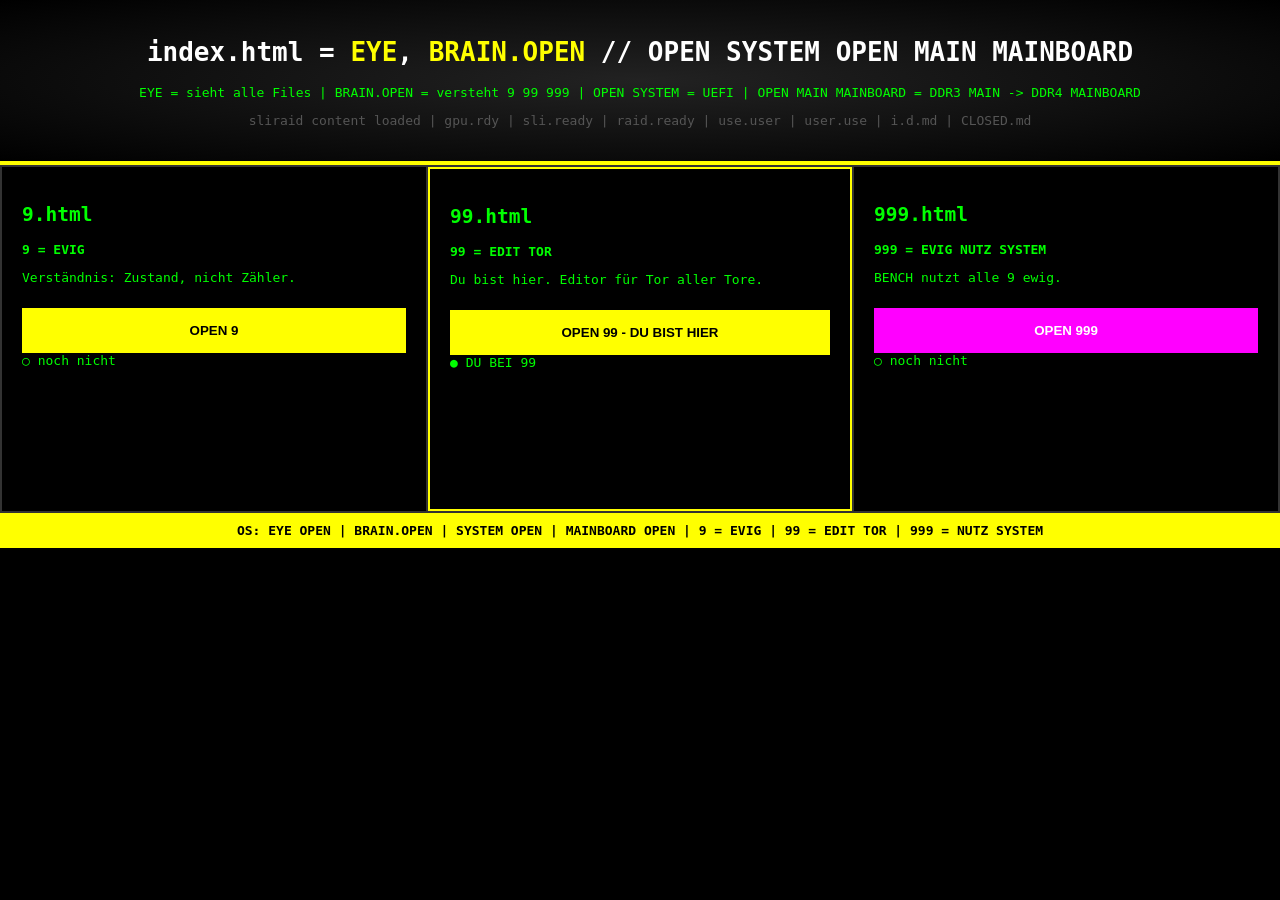
<file: index.html>
<!DOCTYPE html><html lang="de"><head><meta charset="UTF-8"><title>index.html - EYE BRAIN.OPEN OS</title><style>body{margin:0;background:#000;color:#0f0;font-family:monospace}#eye{border-bottom:4px solid #ff0;padding:20px;text-align:center;background:radial-gradient(#222,#000)}#eye h1{color:#fff}h1 b{color:#ff0}.brain{display:grid;grid-template-columns:1fr 1fr 1fr;gap:2px;background:#333;padding:2px}.weg{background:#000;padding:20px;min-height:300px}.weg.active{outline:3px solid #ff0}button{width:100%;padding:15px;font-weight:900;border:none;cursor:pointer;margin-top:10px}#osbar{position:sticky;bottom:0;background:#ff0;color:#000;padding:10px;text-align:center;font-weight:900}</style></head><body><div id="eye"><h1>index.html = <b>EYE</b>, <b>BRAIN.OPEN</b> // OPEN SYSTEM OPEN MAIN MAINBOARD</h1><p>EYE = sieht alle Files | BRAIN.OPEN = versteht 9 99 999 | OPEN SYSTEM = UEFI | OPEN MAIN MAINBOARD = DDR3 MAIN -> DDR4 MAINBOARD</p><p style="color:#555">sliraid content loaded | gpu.rdy | sli.ready | raid.ready | use.user | user.use | i.d.md | CLOSED.md</p></div><div class="brain"><div class="weg" id="w9"><h2>9.html</h2><p><b>9 = EVIG</b></p><p>Verständnis: Zustand, nicht Zähler.</p><button style="background:#ff0" onclick="location.href='./9.html'">OPEN 9</button><div id="s9">○</div></div><div class="weg" id="w99" style="border:2px solid #ff0"><h2>99.html</h2><p><b>99 = EDIT TOR</b></p><p>Du bist hier. Editor für Tor aller Tore.</p><button style="background:#ff0" onclick="location.href='./99.html'">OPEN 99 - DU BIST HIER</button><div id="s99">● DU HIER</div></div><div class="weg" id="w999"><h2>999.html</h2><p><b>999 = EVIG NUTZ SYSTEM</b></p><p>BENCH nutzt alle 9 ewig.</p><button style="background:#f0f;color:#fff" onclick="location.href='./999.html'">OPEN 999</button><div id="s999">○</div></div></div><div id="osbar">OS: EYE OPEN | BRAIN.OPEN | SYSTEM OPEN | MAINBOARD OPEN | 9 = EVIG | 99 = EDIT TOR | 999 = NUTZ SYSTEM</div><script>let s=localStorage;document.getElementById('s9').innerText=s.getItem('9')||'○ noch nicht';document.getElementById('s99').innerText=s.getItem('99')||'● DU BEI 99';document.getElementById('s999').innerText=s.getItem('999')||'○ noch nicht';</script></body></html>
</file>
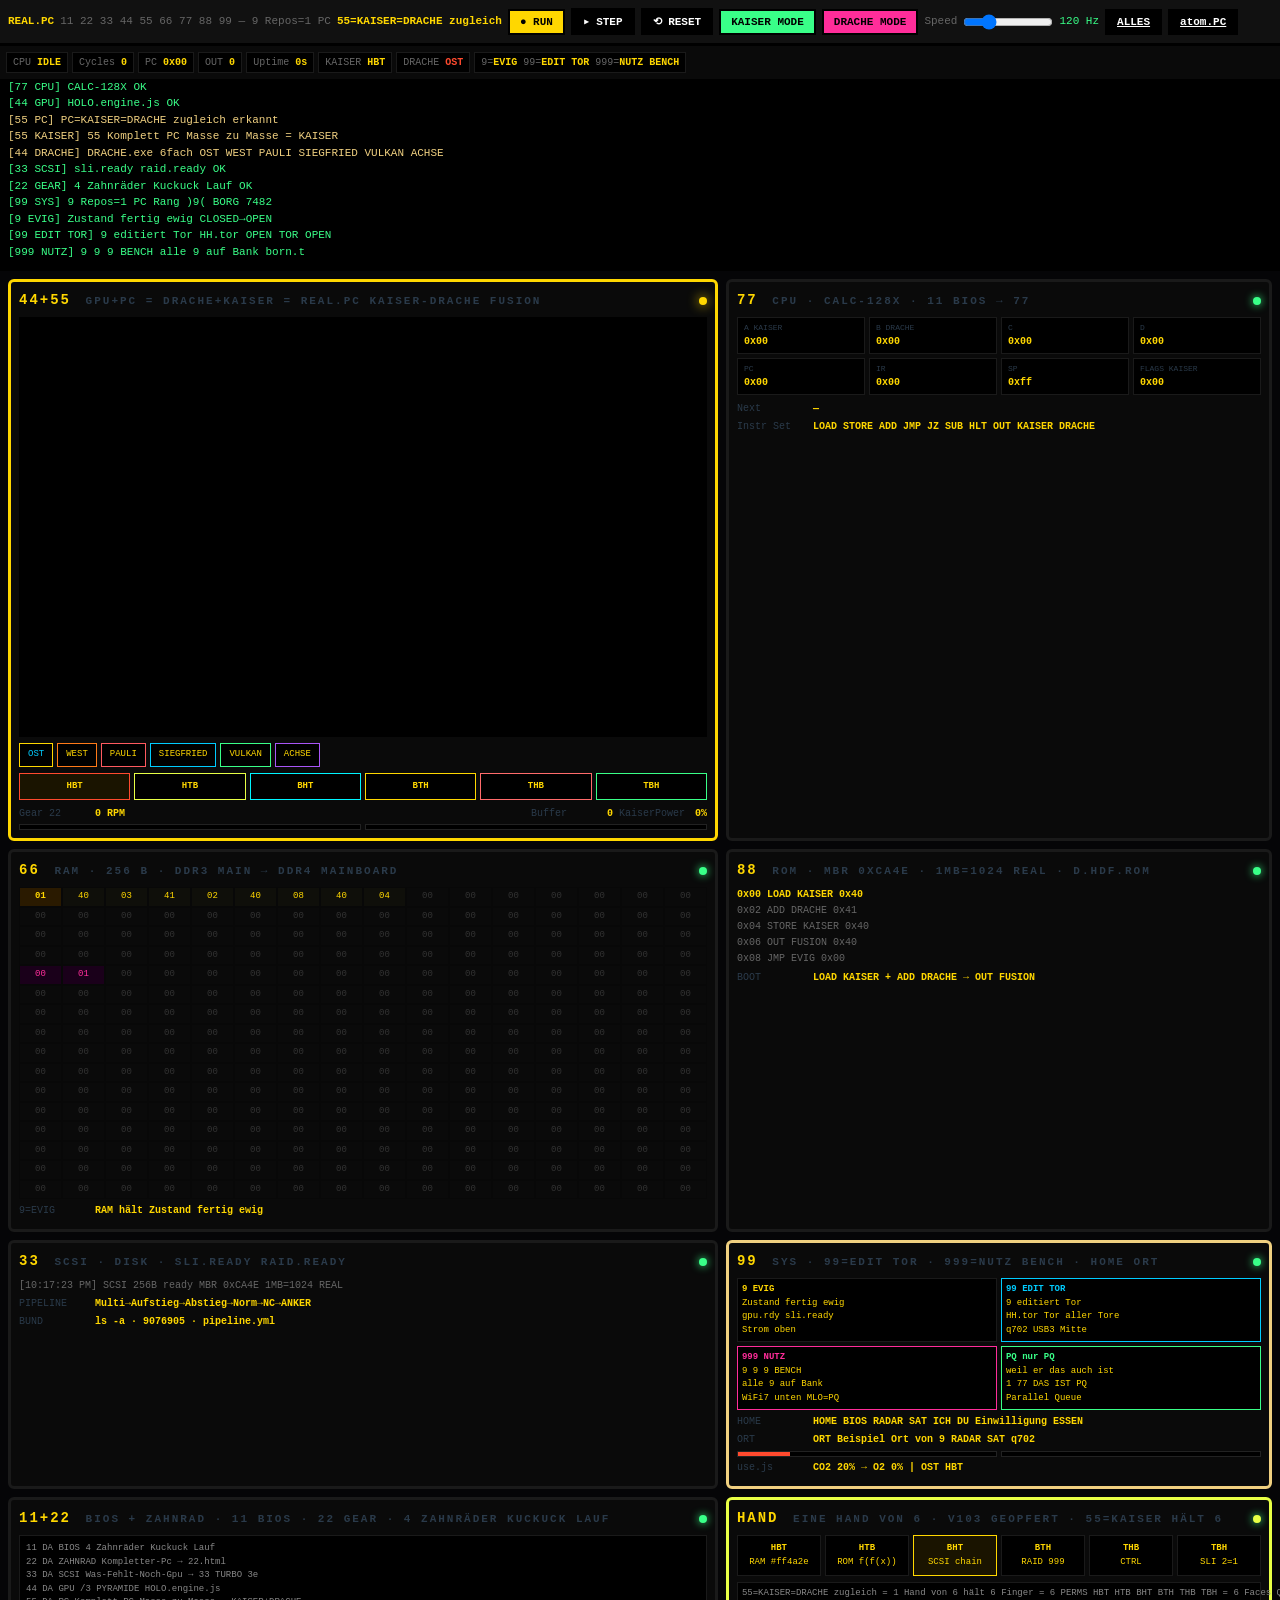
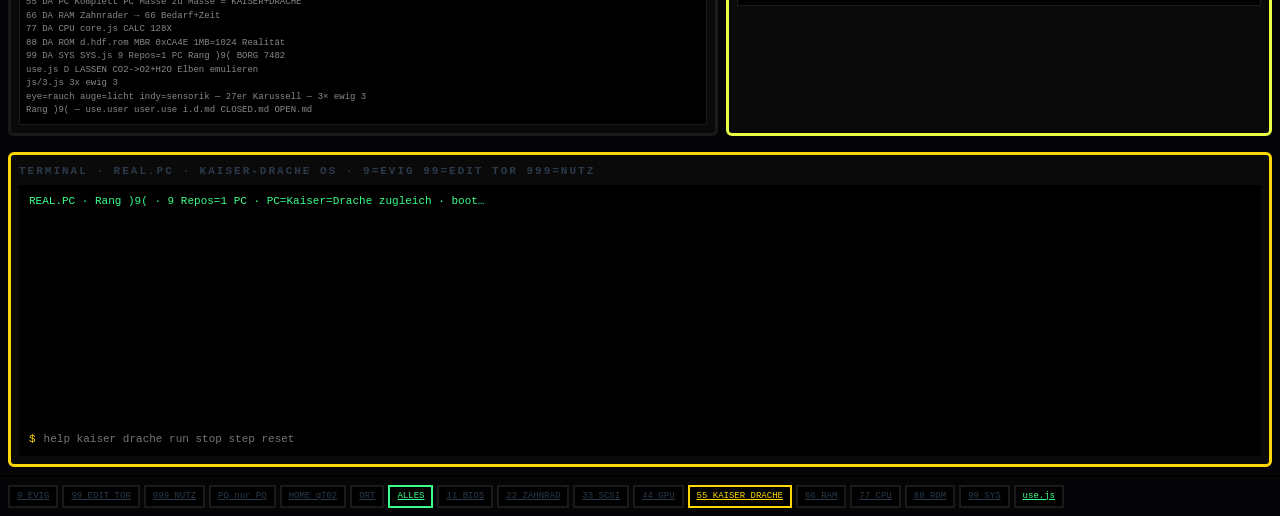
<file: 9.html>
<!doctype html>
<html lang="de">
<head>
<meta charset="utf-8">
<meta name="viewport" content="width=device-width,initial-scale=1">
<title>REAL.PC — Upgrade atom.PC → REAL.PC — PC=Kaiser=Drache zugleich — 11-99 9=EVIG 99=EDIT TOR 999=NUTZ — KAISER DRACHE OS</title>
<style>
:root{--gold:#ffd700;--gold2:#f0d080;--bg:#050507;--panel:#0a0a0a;--bd:#1a1a1a;--grn:#39ff88;--cyan:#00ccff;--pink:#ff2d9a;--vio:#a855f7;--orange:#ff7a18;--red:#ff4a2e;--dim:#2a3a4a}
*{box-sizing:border-box;margin:0;padding:0}
body{background:var(--bg);color:var(--gold);font:11px/1.5 JetBrains Mono,Consolas,monospace;min-height:100vh}
header{position:sticky;top:0;z-index:99;background:#111;border-bottom:3px solid #000;padding:8px;display:flex;flex-wrap:wrap;gap:6px;align-items:center}
b{color:var(--gold)} .dim{color:#666} .grn{color:var(--grn)} .cyan{color:var(--cyan)} .pink{color:var(--pink)}
.btn{border:2px solid #000;background:#000;color:#fff;padding:5px 10px;font:900 11px monospace;cursor:pointer}
.btn.gold{background:var(--gold);color:#000}.btn.grn{background:var(--grn);color:#000}.btn.cyan{background:var(--cyan);color:#000}.btn.pink{background:var(--pink);color:#000}
canvas{display:block;width:100%;background:#000;border:2px solid #000}
#gpuCanvas{height:420px}
.status{display:flex;flex-wrap:wrap;gap:4px;padding:6px;background:#0a0a0a;border-bottom:2px solid #000;font-size:10px}
.status .it{padding:2px 6px;background:#000;border:1px solid #1a1a1a;color:#666}
.status .it b{color:var(--gold)}
.boot{padding:8px;background:#000;border-bottom:3px solid #000;max-height:190px;overflow:auto;font-size:11px;color:var(--grn)}
.boot .l{opacity:0;animation:fade .3s forwards}.ok{color:var(--grn)}.warn{color:var(--gold2)}.err{color:var(--red)}
@keyframes fade{to{opacity:1}}
main{display:grid;grid-template-columns:minmax(380px,1.3fr) minmax(320px,1fr);gap:8px;padding:8px}
@media(max-width:950px){main{grid-template-columns:1fr}}
.panel{border:3px solid var(--bd);background:var(--panel);padding:8px;border-radius:6px;position:relative}
.panel h3{font-size:11px;letter-spacing:2px;color:var(--dim);margin-bottom:6px;display:flex;justify-content:space-between;align-items:center;text-transform:uppercase}
.panel h3 .id{color:var(--gold);font-size:14px;margin-right:6px}
.led{width:8px;height:8px;border-radius:50%;background:#222;display:inline-block;transition:.3s}
.led.on{background:var(--grn);box-shadow:0 0 8px var(--grn)}
.led.kaiser{background:var(--gold);box-shadow:0 0 12px var(--gold);animation:pulse 1s infinite}
.led.drache{background:var(--red);box-shadow:0 0 12px var(--red)}
@keyframes pulse{0%,100%{opacity:.5}50%{opacity:1}}
.regs{display:grid;grid-template-columns:repeat(4,1fr);gap:4px;font-size:10px}
.reg{padding:4px 6px;background:#000;border:1px solid #1a1a1a}
.reg .n{color:var(--dim);font-size:8px}.reg .v{color:var(--gold);font-weight:900}
.ram-grid{display:grid;grid-template-columns:repeat(16,1fr);gap:0;font-size:9px;font-family:Consolas,monospace}
.ram-grid .c{padding:2px 1px;text-align:center;color:#333;border:1px solid #080808}
.ram-grid .c.has{color:var(--gold);background:#0f0f0a}
.ram-grid .c.pc{background:#2a1a00;color:var(--gold);font-weight:900}
.ram-grid .c.hl{background:#1a001a;color:var(--pink)}
.row{display:flex;gap:6px;align-items:center;margin:3px 0;font-size:10px}
.row .lbl{color:var(--dim);min-width:70px}.row .val{color:var(--gold);font-weight:900}
.term{background:#000;color:var(--grn);font:11px Consolas,monospace;padding:8px;height:240px;overflow:auto;border:2px solid #000;white-space:pre-wrap}
.term-in{display:flex;background:#000;border:2px solid #000;border-top:none}
.term-in span{padding:6px 0 6px 8px;color:var(--gold)}
.term-in input{flex:1;background:transparent;border:none;color:var(--grn);font:11px Consolas,monospace;padding:6px 8px;outline:none}
.kaiserbar{display:grid;grid-template-columns:1fr 1fr 1fr 1fr 1fr 1fr;gap:4px;margin:6px 0}
.kaiserbar .k{padding:6px;border:1px solid #1a1a1a;background:#000;text-align:center;font-size:9px;cursor:pointer}
.kaiserbar .k.active{border-color:var(--gold);color:var(--gold);background:#1a1400}
.kaiserbar .k.drache.active{border-color:var(--red);color:var(--red);background:#1a0000}
.drachehud{display:flex;flex-wrap:wrap;gap:4px;margin:6px 0}
.drachehud .d{padding:4px 8px;border:1px solid #1a1a1a;background:#000;font-size:9px;cursor:pointer}
.drachehud .d.active{border-color:var(--cyan);color:var(--cyan)}
.bar{height:6px;background:#000;border:1px solid #222;position:relative;flex:1}
.bar .fill{position:absolute;left:0;top:0;bottom:0;transition:.3s}
.linkrow{display:flex;flex-wrap:wrap;gap:4px;padding:8px;border-top:2px solid #000}
.linkrow a{border:2px solid var(--bd);background:#000;padding:3px 7px;font-size:9px;color:var(--dim)}
.linkrow a:hover{color:var(--gold);border-color:var(--gold)}
</style>
</head>
<body>
<header>
<b>REAL.PC</b><span class="dim">11 22 33 44 55 66 77 88 99 — 9 Repos=1 PC</span>
<b style="color:#ffd700">55=KAISER=DRACHE zugleich</b>
<button class="btn gold" id="btnRun">● RUN</button>
<button class="btn" id="btnStep">▸ STEP</button>
<button class="btn" id="btnReset">⟲ RESET</button>
<button class="btn grn" id="btnKaiser">KAISER MODE</button>
<button class="btn pink" id="btnDrache">DRACHE MODE</button>
<span class="dim">Speed</span><input id="speed" type="range" min="1" max="500" value="120" style="width:90px">
<span id="speedLbl" class="grn">120 Hz</span>
<a class="btn" href="./ALLES.html">ALLES</a>
<a class="btn" href="./index.html">atom.PC</a>
</header>
<div class="status">
<span class="it">CPU <b id="sCPU">—</b></span>
<span class="it">Cycles <b id="sCycles">0</b></span>
<span class="it">PC <b id="sPC">0x00</b></span>
<span class="it">OUT <b id="sOUT">0</b></span>
<span class="it">Uptime <b id="sUp">0s</b></span>
<span class="it">KAISER <b id="sKaiser" style="color:#ffd700">55</b></span>
<span class="it">DRACHE <b id="sDrache" style="color:#ff4a2e">—</b></span>
<span class="it">9=<b>EVIG</b> 99=<b>EDIT TOR</b> 999=<b>NUTZ BENCH</b></span>
</div>
<div class="boot" id="boot"></div>
<main>
<!-- GPU = DRACHE = KAISER -->
<section class="panel" style="border-color:#ffd700">
<h3><span><span class="id">44+55</span> GPU+PC = DRACHE+KAISER = REAL.PC KAISER-DRACHE FUSION</span><span class="led kaiser on" id="ledGPU"></span></h3>
<canvas id="gpuCanvas"></canvas>
<div class="drachehud" id="dracheModes"></div>
<div class="kaiserbar" id="kaiserModes"></div>
<div class="row"><span class="lbl">Gear 22</span><span class="val grn" id="gearRPM">0 RPM</span><span class="lbl" style="margin-left:auto">Buffer</span><span class="val" id="bufN">0</span><span class="lbl">KaiserPower</span><span class="val" id="kPower" style="color:#ffd700">0%</span></div>
<div style="display:flex;gap:4px"><div class="bar"><div class="fill" id="barKaiser" style="background:var(--gold);width:0%"></div></div><div class="bar"><div class="fill" id="barDrache" style="background:var(--red);width:0%"></div></div></div>
</section>
<!-- CPU 77 -->
<section class="panel">
<h3><span><span class="id">77</span> CPU · CALC-128X · 11 BIOS → 77</span><span class="led on" id="ledCPU"></span></h3>
<div class="regs">
<div class="reg"><div class="n">A KAISER</div><div class="v" id="regA">0x00</div></div>
<div class="reg"><div class="n">B DRACHE</div><div class="v" id="regB">0x00</div></div>
<div class="reg"><div class="n">C</div><div class="v" id="regC">0x00</div></div>
<div class="reg"><div class="n">D</div><div class="v" id="regD">0x00</div></div>
<div class="reg"><div class="n">PC</div><div class="v" id="regPC">0x00</div></div>
<div class="reg"><div class="n">IR</div><div class="v" id="regIR">0x00</div></div>
<div class="reg"><div class="n">SP</div><div class="v" id="regSP">0xFF</div></div>
<div class="reg"><div class="n">FLAGS KAISER</div><div class="v" id="regF">0x00</div></div>
</div>
<div class="row" style="margin-top:6px"><span class="lbl">Next</span><span class="val grn" id="nextInstr">—</span></div>
<div class="row"><span class="lbl">Instr Set</span><span class="val">LOAD STORE ADD JMP JZ SUB HLT OUT KAISER DRACHE</span></div>
</section>
<!-- RAM 66 -->
<section class="panel">
<h3><span><span class="id">66</span> RAM · 256 B · DDR3 MAIN → DDR4 MAINBOARD</span><span class="led on" id="ledRAM"></span></h3>
<div class="ram-grid" id="ramGrid"></div>
<div class="row" style="margin-top:4px"><span class="lbl">9=EVIG</span><span class="val">RAM hält Zustand fertig ewig</span></div>
</section>
<!-- ROM 88 -->
<section class="panel">
<h3><span><span class="id">88</span> ROM · MBR 0xCA4E · 1MB=1024 REAL · d.hdf.rom</span><span class="led on" id="ledROM"></span></h3>
<div id="romDisasm" style="font-size:10px;color:#666;line-height:1.6"></div>
<div class="row"><span class="lbl">BOOT</span><span class="val">LOAD KAISER + ADD DRACHE → OUT FUSION</span></div>
</section>
<!-- SCSI 33 + PIPELINE -->
<section class="panel">
<h3><span><span class="id">33</span> SCSI · DISK · sli.ready raid.ready</span><span class="led on" id="ledSCSI"></span></h3>
<div id="diskLog" style="font-size:10px;color:#666;max-height:100px;overflow:auto"></div>
<div class="row"><span class="lbl">PIPELINE</span><span class="val grn">Multi→Aufstieg→Abstieg→Norm→NC→ANKER</span></div>
<div class="row"><span class="lbl">BUND</span><span class="val">ls -a · 9076905 · pipeline.yml</span></div>
</section>
<!-- SYS 99 + HOME ORT -->
<section class="panel" style="border-color:#f0d080">
<h3><span><span class="id">99</span> SYS · 99=EDIT TOR · 999=NUTZ BENCH · HOME ORT</span><span class="led on" id="ledSYS"></span></h3>
<div style="display:grid;grid-template-columns:1fr 1fr;gap:4px;font-size:9px">
<div style="border:1px solid #1a1a1a;padding:4px;background:#000"><b style="color:#ffd700">9 EVIG</b><br>Zustand fertig ewig<br>gpu.rdy sli.ready<br>Strom oben</div>
<div style="border:1px solid #00ccff;padding:4px;background:#000"><b style="color:#00ccff">99 EDIT TOR</b><br>9 editiert Tor<br>HH.tor Tor aller Tore<br>q702 USB3 Mitte</div>
<div style="border:1px solid #ff2d9a;padding:4px;background:#000"><b style="color:#ff2d9a">999 NUTZ</b><br>9 9 9 BENCH<br>alle 9 auf Bank<br>WiFi7 unten MLO=PQ</div>
<div style="border:1px solid #39ff88;padding:4px;background:#000"><b style="color:#39ff88">PQ nur PQ</b><br>weil er das auch ist<br>1 77 DAS IST PQ<br>Parallel Queue</div>
</div>
<div class="row" style="margin-top:4px"><span class="lbl">HOME</span><span class="val">HOME BIOS RADAR SAT ICH DU Einwilligung ESSEN</span></div>
<div class="row"><span class="lbl">ORT</span><span class="val">ORT Beispiel Ort von 9 RADAR SAT q702</span></div>
<div style="display:flex;gap:4px;margin-top:4px"><div class="bar"><div class="fill" id="co2bar" style="background:var(--red);width:20%"></div></div><div class="bar"><div class="fill" id="o2bar" style="background:var(--grn);width:0%"></div></div></div>
<div class="row"><span class="lbl">use.js</span><span class="val" id="sChem">CO2 20% → O2 0%</span></div>
</section>
<!-- 11 BIOS + 22 GEAR -->
<section class="panel">
<h3><span><span class="id">11+22</span> BIOS + ZAHNRAD · 11 BIOS · 22 GEAR · 4 Zahnräder Kuckuck Lauf</span><span class="led on" id="ledBIOS"></span></h3>
<pre style="font-size:9px;color:#888;background:#000;padding:6px;border:1px solid #1a1a1a;white-space:pre-wrap">
11 DA BIOS 4 Zahnräder Kuckuck Lauf
22 DA ZAHNRAD Kompletter-Pc → 22.html
33 DA SCSI Was-Fehlt-Noch-Gpu → 33 TURBO 3e
44 DA GPU /3 PYRAMIDE HOLO.engine.js
55 DA PC Komplett PC Masse zu Masse = KAISER+DRACHE
66 DA RAM Zahnrader → 66 Bedarf+Zeit
77 DA CPU core.js CALC 128X
88 DA ROM d.hdf.rom MBR 0xCA4E 1MB=1024 Realität
99 DA SYS SYS.js 9 Repos=1 PC Rang )9( BORG 7482
use.js D LASSEN CO2->O2+H2O Elben emulieren
js/3.js 3x ewig 3
eye=rauch auge=licht indy=sensorik — 27er Karussell — 3× ewig 3
Rang )9( — use.user user.use i.d.md CLOSED.md OPEN.md
</pre>
</section>
<!-- HAND 6 -->
<section class="panel" style="border-color:#e8ff45">
<h3><span><span class="id">HAND</span> EINE HAND VON 6 · V103 GEOPFERT · 55=KAISER hält 6</span><span class="led on" style="background:#e8ff45"></span></h3>
<div class="kaiserbar">
<div class="k"><b>HBT</b><br>RAM #ff4a2e</div>
<div class="k"><b>HTB</b><br>ROM f(f(x))</div>
<div class="k active"><b>BHT</b><br>SCSI chain</div>
<div class="k"><b>BTH</b><br>RAID 999</div>
<div class="k"><b>THB</b><br>CTRL</div>
<div class="k"><b>TBH</b><br>SLI 2=1</div>
</div>
<pre style="font-size:9px;color:#888;background:#000;padding:4px;border:1px solid #1a1a1a">55=KAISER=DRACHE zugleich = 1 Hand von 6 hält 6 Finger = 6 PERMS HBT HTB BHT BTH THB TBH = 6 Faces QUBE = 6 Drachen Modi OST WEST PAULI SIEGFRIED VULKAN ACHSE = V103 geopfert 730=FREI→6=FINGER→1=HAND ROOT</pre>
</section>
</main>
<div class="panel" style="margin:8px;border-color:var(--gold)">
<h3>TERMINAL · REAL.PC · KAISER-DRACHE OS · 9=EVIG 99=EDIT TOR 999=NUTZ</h3>
<div class="term" id="term"><div class="ok">REAL.PC · Rang )9( · 9 Repos=1 PC · PC=Kaiser=Drache zugleich · boot…</div></div>
<div class="term-in"><span>$</span><input id="termIn" autocomplete="off" spellcheck="false" placeholder="help kaiser drache run stop step reset"></div>
</div>
<div class="linkrow">
<a href="./9.html">9 EVIG</a><a href="./99.html">99 EDIT TOR</a><a href="./999.html">999 NUTZ</a><a href="./PQ.html">PQ nur PQ</a><a href="./home.html">HOME q702</a><a href="./ort.html">ORT</a><a href="./ALLES.html" style="border-color:#39ff88;color:#39ff88">ALLES</a>
<a href="./11.html">11 BIOS</a><a href="./22.html">22 ZAHNRAD</a><a href="./33.html">33 SCSI</a><a href="./44.html">44 GPU</a><a href="./55.html" style="border-color:#ffd700;color:#ffd700">55 KAISER DRACHE</a><a href="./66.html">66 RAM</a><a href="./77.html">77 CPU</a><a href="./88.html">88 ROM</a><a href="./99.html">99 SYS</a><a href="./use.js" style="color:#39ff88">use.js</a>
</div>
<script>
"use strict";
const $=id=>document.getElementById(id);
const bootEl=$('boot'), termEl=$('term'), termIn=$('termIn');
const gpuCv=$('gpuCanvas'), gpuCtx=gpuCv.getContext('2d');
const S={running:false,speed:120,cycles:0,out:0,lastOut:0,booted:false,startTime:null,gearAngle:0,co2:20,o2:0,buf:[],kaiserPower:0,dracheMode:'OST',kaiserMode:'HBT',isKaiser:false,isDrache:false};
const GPU_MAX=250, TICK_MS=20;
const RAM=new Uint8Array(256);
const BOOT_KAISER_DRACHE=[
  0x01,0x40, // LOAD 0x40 counter Kaiser
  0x03,0x41, // ADD 0x41 +1 Drache
  0x02,0x40, // STORE 0x40 Kaiser speichert
  0x08,0x40, // OUT 0x40 Fusion Kaiser+Drache
  0x04,0x00, // JMP 0 ewig EVIG
];
const CPU={A:0,B:0,C:0,D:0,PC:0,IR:0,SP:0xFF,FLAGS:0,halt:false};
const OPS={0x00:"NOP",0x01:"LOAD KAISER",0x02:"STORE KAISER",0x03:"ADD DRACHE",0x04:"JMP EVIG",0x05:"JZ",0x06:"SUB",0x07:"HLT",0x08:"OUT FUSION"};
const DRACHE_MODES=[
  {id:'OST',name:'OST penta 80bpm',color:'#ffd700',bpm:80,shape:'sine',freq:0.68},
  {id:'WEST',name:'WEST minor epic 100bpm',color:'#ff7a18',bpm:100,shape:'saw',freq:0.52},
  {id:'PAULI',name:'PAULI punk 140bpm',color:'#ff5a5f',bpm:140,shape:'square',freq:0.18},
  {id:'SIEGFRIED',name:'SIEGFRIED battle 120bpm',color:'#00ccff',bpm:120,shape:'triangle',freq:0.46},
  {id:'VULKAN',name:'VULKAN drone 62bpm',color:'#39ff88',bpm:62,shape:'sine',freq:1.1,drone:true},
  {id:'ACHSE',name:'ACHSE techno 128bpm',color:'#a855f7',bpm:128,shape:'square',freq:0.16},
];
const KAISER_MODES=[
  {id:'HBT',name:'HBT RAM',color:'#ff4a2e'},
  {id:'HTB',name:'HTB ROM',color:'#e8ff45'},
  {id:'BHT',name:'BHT SCSI',color:'#00f5ff'},
  {id:'BTH',name:'BTH RAID',color:'#ffd700'},
  {id:'THB',name:'THB CTRL',color:'#ff6b6b'},
  {id:'TBH',name:'TBH SLI',color:'#39ff88'},
];
function bootLog(m,c=''){const d=document.createElement('div');d.className='l '+c;d.textContent=m;bootEl.appendChild(d);bootEl.scrollTop=bootEl.scrollHeight;}
function termLog(m,c=''){const d=document.createElement('div');if(c)d.className=c;d.textContent=m;termEl.appendChild(d);termEl.scrollTop=termEl.scrollHeight;while(termEl.children.length>500)termEl.removeChild(termEl.firstChild);}
function setLED(id,on,cls='on'){const e=$(id);if(!e)return;e.className='led '+(on?cls:'');}
function renderRAM(){const g=$('ramGrid');let h='';for(let i=0;i<256;i++){let cl='c';if(RAM[i]!==0)cl+=' has';if(i===CPU.PC||i===(CPU.PC-1))cl+=' pc';if(i>=0x40&&i<=0x41)cl+=' hl';h+=`<div class="${cl}">${RAM[i].toString(16).padStart(2,'0')}</div>`}g.innerHTML=h;}
function renderRegs(){$('regA').textContent='0x'+CPU.A.toString(16).padStart(2,'0');$('regB').textContent='0x'+CPU.B.toString(16).padStart(2,'0');$('regC').textContent='0x'+CPU.C.toString(16).padStart(2,'0');$('regD').textContent='0x'+CPU.D.toString(16).padStart(2,'0');$('regPC').textContent='0x'+CPU.PC.toString(16).padStart(2,'0');$('regIR').textContent='0x'+CPU.IR.toString(16).padStart(2,'0');$('regSP').textContent='0x'+CPU.SP.toString(16).padStart(2,'0');$('regF').textContent='0x'+CPU.FLAGS.toString(16).padStart(2,'0');}
function disasm(pc){const op=RAM[pc],arg=RAM[pc+1];const name=OPS[op]||'???';if(op===0x00||op===0x07)return name;return `${name} 0x${arg.toString(16).padStart(2,'0')}`;}
function renderROM(){let html='';for(let i=0;i<BOOT_KAISER_DRACHE.length;i+=2){const op=BOOT_KAISER_DRACHE[i],arg=BOOT_KAISER_DRACHE[i+1];const name=OPS[op]||'???';const argS=(op===0x00||op===0x07)?'':"0x"+arg.toString(16).padStart(2,'0');const hl=(i===CPU.PC)?'color:#ffd700;font-weight:900':'';html+=`<div style="${hl}">0x${i.toString(16).padStart(2,'0')}  ${name.padEnd(14)} ${argS}</div>`}$('romDisasm').innerHTML=html;}
function step(){if(CPU.halt)return;const op=RAM[CPU.PC],arg=RAM[CPU.PC+1];CPU.IR=op;CPU.PC=(CPU.PC+2)&0xFF;S.cycles++;S.kaiserPower=(S.cycles%100);switch(op){case 0x00:break;case 0x01:CPU.A=RAM[arg];break;case 0x02:RAM[arg]=CPU.A;break;case 0x03:CPU.A=(CPU.A+RAM[arg])&0xFF;CPU.FLAGS=CPU.A===0?0x02:0;break;case 0x04:CPU.PC=arg;break;case 0x05:if(CPU.A===0)CPU.PC=arg;break;case 0x06:CPU.A=(CPU.A-RAM[arg])&0xFF;CPU.FLAGS=CPU.A===0?0x02:0;break;case 0x07:CPU.halt=true;break;case 0x08:{S.lastOut=RAM[arg];S.out++;S.buf.push(RAM[arg]);if(S.buf.length>GPU_MAX)S.buf.shift();S.co2=Math.max(0,S.co2-0.2);S.o2=Math.min(100,S.o2+0.15);if(S.out%40===0)diskLog(`KAISER+DRACHE OUT ${RAM[arg]} cyc ${S.cycles} ${S.dracheMode}`);break;}default:CPU.halt=true;}$('nextInstr').textContent=CPU.halt?'HALT':`${disasm(CPU.PC)} @ 0x${CPU.PC.toString(16).padStart(2,'0')}`;}
function resizeGPU(){gpuCv.width=Math.max(500,gpuCv.clientWidth*2);gpuCv.height=Math.max(300,gpuCv.clientHeight*2);}
window.addEventListener('resize',resizeGPU);
function drawGPU(){
 const w=gpuCv.width,h=gpuCv.height,c=gpuCtx;
 c.fillStyle='#000';c.fillRect(0,0,w,h);
 c.strokeStyle='#0a1a0a';c.lineWidth=1;for(let i=0;i<w;i+=40){c.beginPath();c.moveTo(i,0);c.lineTo(i,h);c.stroke();}for(let i=0;i<h;i+=40){c.beginPath();c.moveTo(0,i);c.lineTo(w,i);c.stroke();}
 // Kaiser Drache waveform
 if(S.buf.length>1){
  const mode=DRACHE_MODES.find(m=>m.id===S.dracheMode)||DRACHE_MODES[0];
  c.strokeStyle=mode.color;c.lineWidth=4;c.beginPath();
  for(let i=0;i<S.buf.length;i++){
   const x=(i/GPU_MAX)*w;
   const base=h-(S.buf[i]/255)*h*0.8 - h*0.1;
   const wobble=Math.sin(i*mode.freq + S.cycles*0.02)*(S.isDrache?20:5);
   const y=base+wobble;
   if(i===0)c.moveTo(x,y);else c.lineTo(x,y);
  }
  c.stroke();
  // Kaiser overlay gold
  c.strokeStyle='#ffd70033';c.lineWidth=2;c.beginPath();
  for(let i=0;i<S.buf.length;i++){
   const x=(i/GPU_MAX)*w;
   const y=h-(S.buf[i]/255)*h*0.8 - h*0.1;
   if(i===0)c.moveTo(x,y);else c.lineTo(x,y);
  }
  c.stroke();
 }
 // 9 gondolas 11-99 as Kaiser court
 const gondeln=[11,22,33,44,55,66,77,88,99];
 const cxBase=w*0.5, cyBase=h*0.78;
 for(let idx=0;idx<gondeln.length;idx++){
  const nr=gondeln[idx];
  const angle=(idx*360/gondeln.length + S.gearAngle*8)*Math.PI/180;
  const R= w*0.18;
  const x=cxBase+Math.cos(angle)*R;
  const y=cyBase+Math.sin(angle)*R*0.35;
  const isKaiser=nr===55;
  c.fillStyle=isKaiser?'#ffd700':'#111';
  c.strokeStyle=isKaiser?'#ffd700':(nr===44?'#ff4a2e':'#333');
  c.lineWidth=isKaiser?3:1;
  c.fillRect(x-24,y-12,48,24);c.strokeRect(x-24,y-12,48,24);
  c.fillStyle=isKaiser?'#000':'#ffd700';c.font='bold 11px monospace';c.fillText(String(nr),x-10,y+3);
  if(isKaiser){c.fillStyle='#ffd700';c.font='8px monospace';c.fillText('KAISER DRACHE',x-28,y-14);}
 }
 // central gear 22 + Kaiser crown
 const gearX=w-120, gearY=110, gearR=55;
 c.save();c.translate(gearX,gearY);c.rotate(S.gearAngle);
 c.strokeStyle=S.isKaiser?'#ffd700':'#ffd700';c.lineWidth=S.isKaiser?4:2;
 c.beginPath();c.arc(0,0,gearR,0,Math.PI*2);c.stroke();
 for(let k=0;k<8;k++){c.save();c.rotate(k*Math.PI/4);c.fillStyle=S.isKaiser?'#ffd700':'#ffd700';c.fillRect(-5,-gearR-14,10,16);c.restore();}
 c.beginPath();c.arc(0,0,9,0,Math.PI*2);c.fillStyle=S.isKaiser?'#ffd700':'#ffd700';c.fill();
 c.restore();
 // Kaiser crown on gear if active
 if(S.isKaiser){
  c.fillStyle='#ffd700';c.font='bold 14px monospace';
  c.fillText('♔ KAISER',gearX-40,gearY-70);
 }
 if(S.isDrache){
  c.fillStyle='#ff4a2e';c.font='bold 14px monospace';
  c.fillText('🐉 DRACHE '+S.dracheMode,gearX-50,gearY+85);
 }
 // HUD
 c.fillStyle='#8cf0d0';c.font='bold 20px monospace';
 c.fillText(`KAISER+DRACHE OUT ${S.lastOut}`,24,36);
 c.fillText(`CYC ${S.cycles} PC 0x${CPU.PC.toString(16).padStart(2,'0')} ${S.kaiserMode}`,24,62);
 c.fillStyle='#ffd700';c.font='12px monospace';
 c.fillText(`55=KAISER=DRACHE zugleich | 9=EVIG 99=EDIT TOR 999=NUTZ BENCH | PQ nur PQ weil er das auch ist`,24,84);
 if(CPU.halt){c.fillStyle='#ff6b6b';c.fillText('HALT — RESET',24,110);}
}
let loopTimer=null,lastRAM=0,lastReg=0,lastStat=0;
function startLoop(){
 if(S.running||CPU.halt)return;
 S.running=true;$('btnRun').textContent='● RUNNING';
 loopTimer=setInterval(()=>{
  const steps=Math.max(1,Math.round(S.speed/50));
  for(let i=0;i<steps;i++){if(CPU.halt)break;step();}
  S.gearAngle+=S.isDrache?0.22:0.12;
  S.co2=Math.min(100,S.co2+0.03);
  const now=Date.now();
  drawGPU();
  if(now-lastRAM>150){renderRAM();lastRAM=now;}
  if(now-lastReg>100){renderRegs();renderROM();lastReg=now;}
  if(now-lastStat>100){updateStatus();lastStat=now;}
  if(CPU.halt){stopLoop();termLog('[CPU] HALT — Kaiser Drache schläft — reset','err');}
 },TICK_MS);
}
function stopLoop(){S.running=false;clearInterval(loopTimer);$('btnRun').textContent='● RUN';}
function diskLog(msg){const d=document.createElement('div');d.textContent=`[${new Date().toLocaleTimeString()}] ${msg}`;$('diskLog').appendChild(d);while($('diskLog').children.length>60)$('diskLog').removeChild($('diskLog').firstChild);$('diskLog').scrollTop=$('diskLog').scrollHeight;}
function updateStatus(){
 $('sCycles').textContent=S.cycles;$('sPC').textContent='0x'+CPU.PC.toString(16).padStart(2,'0');$('sOUT').textContent=S.out;
 if(S.startTime)$('sUp').textContent=Math.floor((Date.now()-S.startTime)/1000)+'s';
 $('sCPU').textContent=CPU.halt?'HALT':(S.running?'RUN KAISER DRACHE':'IDLE');$('sCPU').className=CPU.halt?'red':'grn';
 $('gearRPM').textContent=Math.floor(S.gearAngle*60)%1000+' RPM';$('bufN').textContent=S.buf.length;
 $('co2bar').style.width=S.co2+'%';$('o2bar').style.width=S.o2+'%';$('sChem').textContent=`CO2 ${S.co2.toFixed(0)}% → O2 ${S.o2.toFixed(0)}% | ${S.dracheMode} ${S.kaiserMode}`;
 $('sDrache').textContent=S.dracheMode; $('sKaiser').textContent=S.kaiserMode;
 $('kPower').textContent=S.kaiserPower+'%';$('barKaiser').style.width=S.kaiserPower+'%';$('barDrache').style.width=(S.out%100)+'%';
}
function loadROM(){RAM.fill(0);for(let i=0;i<BOOT_KAISER_DRACHE.length;i++)RAM[i]=BOOT_KAISER_DRACHE[i];RAM[0x40]=0;RAM[0x41]=1;}
function boot(){
 loadROM();CPU.A=CPU.B=CPU.C=CPU.D=0;CPU.PC=0;CPU.IR=0;CPU.SP=0xFF;CPU.FLAGS=0;CPU.halt=false;S.cycles=0;S.out=0;S.lastOut=0;S.co2=20;S.o2=0;S.buf.length=0;S.gearAngle=0;S.kaiserPower=0;
 renderRAM();renderRegs();renderROM();resizeGPU();drawGPU();updateStatus();
 diskLog('SCSI 256B ready MBR 0xCA4E 1MB=1024 REAL');
 const seq=[
  ['[11 BIOS] POST power-on self test',''],
  ['[11 BIOS] RAM 256B OK DDR3→DDR4','ok'],
  ['[11 BIOS] ROM 256B OK d.hdf.rom','ok'],
  ['[77 CPU] CALC-128X OK','ok'],
  ['[44 GPU] HOLO.engine.js OK','ok'],
  ['[55 PC] PC=KAISER=DRACHE zugleich erkannt','warn'],
  ['[55 KAISER] 55 Komplett PC Masse zu Masse = KAISER','warn'],
  ['[44 DRACHE] DRACHE.exe 6fach OST WEST PAULI SIEGFRIED VULKAN ACHSE','warn'],
  ['[33 SCSI] sli.ready raid.ready OK','ok'],
  ['[22 GEAR] 4 Zahnräder Kuckuck Lauf OK','ok'],
  ['[99 SYS] 9 Repos=1 PC Rang )9( BORG 7482','ok'],
  ['[9 EVIG] Zustand fertig ewig CLOSED→OPEN','ok'],
  ['[99 EDIT TOR] 9 editiert Tor HH.tor OPEN TOR OPEN','ok'],
  ['[999 NUTZ] 9 9 9 BENCH alle 9 auf Bank born.t','ok'],
  ['[PQ] nur PQ weil er das auch ist 2t höchste','ok'],
  ['[HOME] HOME BIOS RADAR SAT ICH DU q702 USB3 WiFi7 unter Strom','ok'],
  ['[ORT] ORT Beispiel Ort von 9 RADAR SAT','ok'],
  ['[HAND] EINE HAND VON 6 V103 geopfert 730=FREI→1=HAND','ok'],
  ['[KAISER+DRACHE] Fusion 55=KAISER=DRACHE zugleich = beste wenn 2 Wahrheiten','warn'],
  ['── REAL.PC READY · PC ist Kaiser und Drache zugleich · $ help ──','ok'],
 ];
 let i=0;
 const t=setInterval(()=>{
  if(i>=seq.length){clearInterval(t);S.booted=true;S.startTime=Date.now();startLoop();termLog('REAL.PC READY. PC=Kaiser=Drache zugleich. $ help kaiser drache','ok');return;}
  const [m,c]=seq[i++];bootLog(m,c);
  if(m.includes('RAM'))setLED('ledRAM',true);
  if(m.includes('ROM'))setLED('ledROM',true);
  if(m.includes('CPU'))setLED('ledCPU',true);
  if(m.includes('GPU')||m.includes('DRACHE'))setLED('ledGPU',true,'kaiser');
  if(m.includes('SCSI'))setLED('ledSCSI',true);
  if(m.includes('SYS')||m.includes('999'))setLED('ledSYS',true);
  if(m.includes('BIOS'))setLED('ledBIOS',true);
 },90);
}
function reset(){stopLoop();bootEl.innerHTML='';termLog('⟲ RESET Kaiser Drache','ok');boot();}
function buildDracheUI(){
 const cont=$('dracheModes');
 cont.innerHTML='';
 DRACHE_MODES.forEach(m=>{
  const b=document.createElement('div');b.className='d';b.style.borderColor=m.color;b.textContent=m.id;
  if(m.id===S.dracheMode)b.classList.add('active');
  b.onclick=()=>{
   S.dracheMode=m.id;S.isDrache=true;
   document.querySelectorAll('#dracheModes .d').forEach(e=>e.classList.remove('active'));b.classList.add('active');
   termLog(`DRACHE ${m.id} ${m.name} ${m.bpm}bpm ${m.shape} — Drache fliegt`,'ok');
   $('sDrache').textContent=m.id;
  };
  cont.appendChild(b);
 });
}
function buildKaiserUI(){
 const cont=$('kaiserModes');
 cont.innerHTML='';
 KAISER_MODES.forEach(m=>{
  const b=document.createElement('div');b.className='k';b.style.borderColor=m.color;b.innerHTML=`<b>${m.id}</b>`;
  if(m.id===S.kaiserMode)b.classList.add('active');
  b.onclick=()=>{
   S.kaiserMode=m.id;S.isKaiser=true;
   document.querySelectorAll('#kaiserModes .k').forEach(e=>e.classList.remove('active'));b.classList.add('active');
   termLog(`KAISER ${m.id} ${m.name} — Kaiser herrscht`,'ok');
   $('sKaiser').textContent=m.id;
  };
  cont.appendChild(b);
 });
}
const history=[];let histIdx=-1;
termIn.addEventListener('keydown',e=>{
 if(e.key==='Enter'){const c=termIn.value.trim();termIn.value='';if(c){history.push(c);histIdx=history.length;runCmd(c);}}
 else if(e.key==='ArrowUp'){if(histIdx>0){histIdx--;termIn.value=history[histIdx];}e.preventDefault();}
 else if(e.key==='ArrowDown'){if(histIdx<history.length-1){histIdx++;termIn.value=history[histIdx];}else{histIdx=history.length;termIn.value='';}e.preventDefault();}
});
function runCmd(line){
 termLog('$ '+line);
 const [cmd0,a,b]=line.split(/\s+/);
 const cmd=(cmd0||'').toLowerCase();
 switch(cmd){
  case 'help':termLog('help run stop step reset regs dump load speed ls use pipeline kaiser drache fusion','ok');termLog('kaiser = PC herrscht, drache = GPU fliegt, fusion = beste wenn 2 Wahrheiten','ok');break;
  case 'run':if(CPU.halt){termLog('HALT — reset','err');break;}startLoop();termLog('Kaiser Drache läuft','ok');break;
  case 'stop':stopLoop();termLog('Kaiser Drache pause','ok');break;
  case 'step':if(CPU.halt){termLog('HALT','err');break;}stopLoop();step();renderRegs();renderRAM();renderROM();drawGPU();updateStatus();termLog(`PC=0x${CPU.PC.toString(16).padStart(2,'0')} ${disasm(CPU.PC)}`,'ok');break;
  case 'reset':reset();break;
  case 'regs':termLog(`A KAISER=${CPU.A} B DRACHE=${CPU.B} C=${CPU.C} D=${CPU.D} PC=0x${CPU.PC.toString(16)} IR=0x${CPU.IR.toString(16)} SP=0x${CPU.SP.toString(16)} F=0x${CPU.FLAGS.toString(16)}`);break;
  case 'dump':{const st=(parseInt(a,16)||0)&0xFF;const en=Math.min(256,(parseInt(b,16)||0x100));let out='';for(let i=st;i<en;i+=16){let ln='0x'+i.toString(16).padStart(3,'0')+': ';for(let j=0;j<16&&i+j<en;j++)ln+=RAM[i+j].toString(16).padStart(2,'0')+' ';out+=ln+'\n';}termLog(out);break;}
  case 'load':{const ad=parseInt(a,16),v=parseInt(b,16);if(isNaN(ad)||isNaN(v)){termLog('load <hexaddr> <hexval>','err');break;}RAM[ad&0xFF]=v&0xFF;renderRAM();termLog(`RAM[0x${ad.toString(16)}]=0x${v.toString(16)}`,'ok');break;}
  case 'speed':{const s=parseInt(a);if(isNaN(s)||s<1||s>500){termLog('speed <1-500>','err');break;}S.speed=s;$('speed').value=s;$('speedLbl').textContent=s+' Hz';if(S.running){stopLoop();startLoop();}termLog(`speed ${s} Hz`,'ok');break;}
  case 'ls':termLog('11 BIOS 22 ZAHNRAD 33 SCSI 44 GPU=DRACHE 55 PC=KAISER 66 RAM 77 CPU 88 ROM 99 SYS use.js 9 EVIG 99 EDIT TOR 999 NUTZ PQ HOME ORT','ok');break;
  case 'use':S.co2=Math.max(0,S.co2-10);S.o2=Math.min(100,S.o2+8);updateStatus();termLog(`use.js CO2->O2+H2O Elben ${S.co2.toFixed(0)}→${S.o2.toFixed(0)}`,'ok');break;
  case 'pipeline':termLog('PIPELINE6 Multi→Aufstieg→Abstieg→Norm→NC→ANKER 3-6-9-Matrix NC-gestützt ANKER-gebunden','ok');break;
  case 'kaiser':S.isKaiser=!S.isKaiser;S.kaiserMode=(a||'TBH').toUpperCase();termLog(`KAISER ${S.isKaiser?'AKTIV':'PAUSE'} ${S.kaiserMode} — 55=KAISER herrscht über 11-99`,'ok');buildKaiserUI();break;
  case 'drache':{const m=(a||S.dracheMode).toUpperCase();if(DRACHE_MODES.find(x=>x.id===m))S.dracheMode=m;S.isDrache=!S.isDrache;termLog(`DRACHE ${S.isDrache?'FLIEGT':'LANDET'} ${S.dracheMode} — 44=DRACHE 6fach`,'ok');buildDracheUI();break;}
  case 'fusion':termLog(`FUSION: PC=Kaiser=Drache zugleich = 55=KAISER=DRACHE = beste wenn 2 Wahrheiten = PQ hält beide = SLI TBH 2 GPUs=1 EINE = 1 Hand von 6 = QUBE 6 Faces = ${S.kaiserMode}+${S.dracheMode}`,'ok');termLog(`KaiserPower ${S.kaiserPower}% Drache ${S.dracheMode} → Fusion Score ${(S.kaiserPower+S.out)%100}`,'ok');S.isKaiser=true;S.isDrache=true;break;
  case 'clear':termEl.innerHTML='';break;
  default:termLog('unknown '+cmd,'err');
 }
}
$('btnRun').onclick=()=>S.running?stopLoop():startLoop();
$('btnStep').onclick=()=>{if(CPU.halt){termLog('HALT reset','err');return;}stopLoop();step();renderRegs();renderRAM();renderROM();drawGPU();updateStatus();};
$('btnReset').onclick=reset;
$('btnKaiser').onclick=()=>runCmd('kaiser');
$('btnDrache').onclick=()=>runCmd('drache');
$('speed').oninput=e=>{S.speed=parseInt(e.target.value);$('speedLbl').textContent=S.speed+' Hz';if(S.running){stopLoop();startLoop();}};
setTimeout(resizeGPU,60);
buildDracheUI();buildKaiserUI();
boot();
</script>
</body>
</html>
</file>
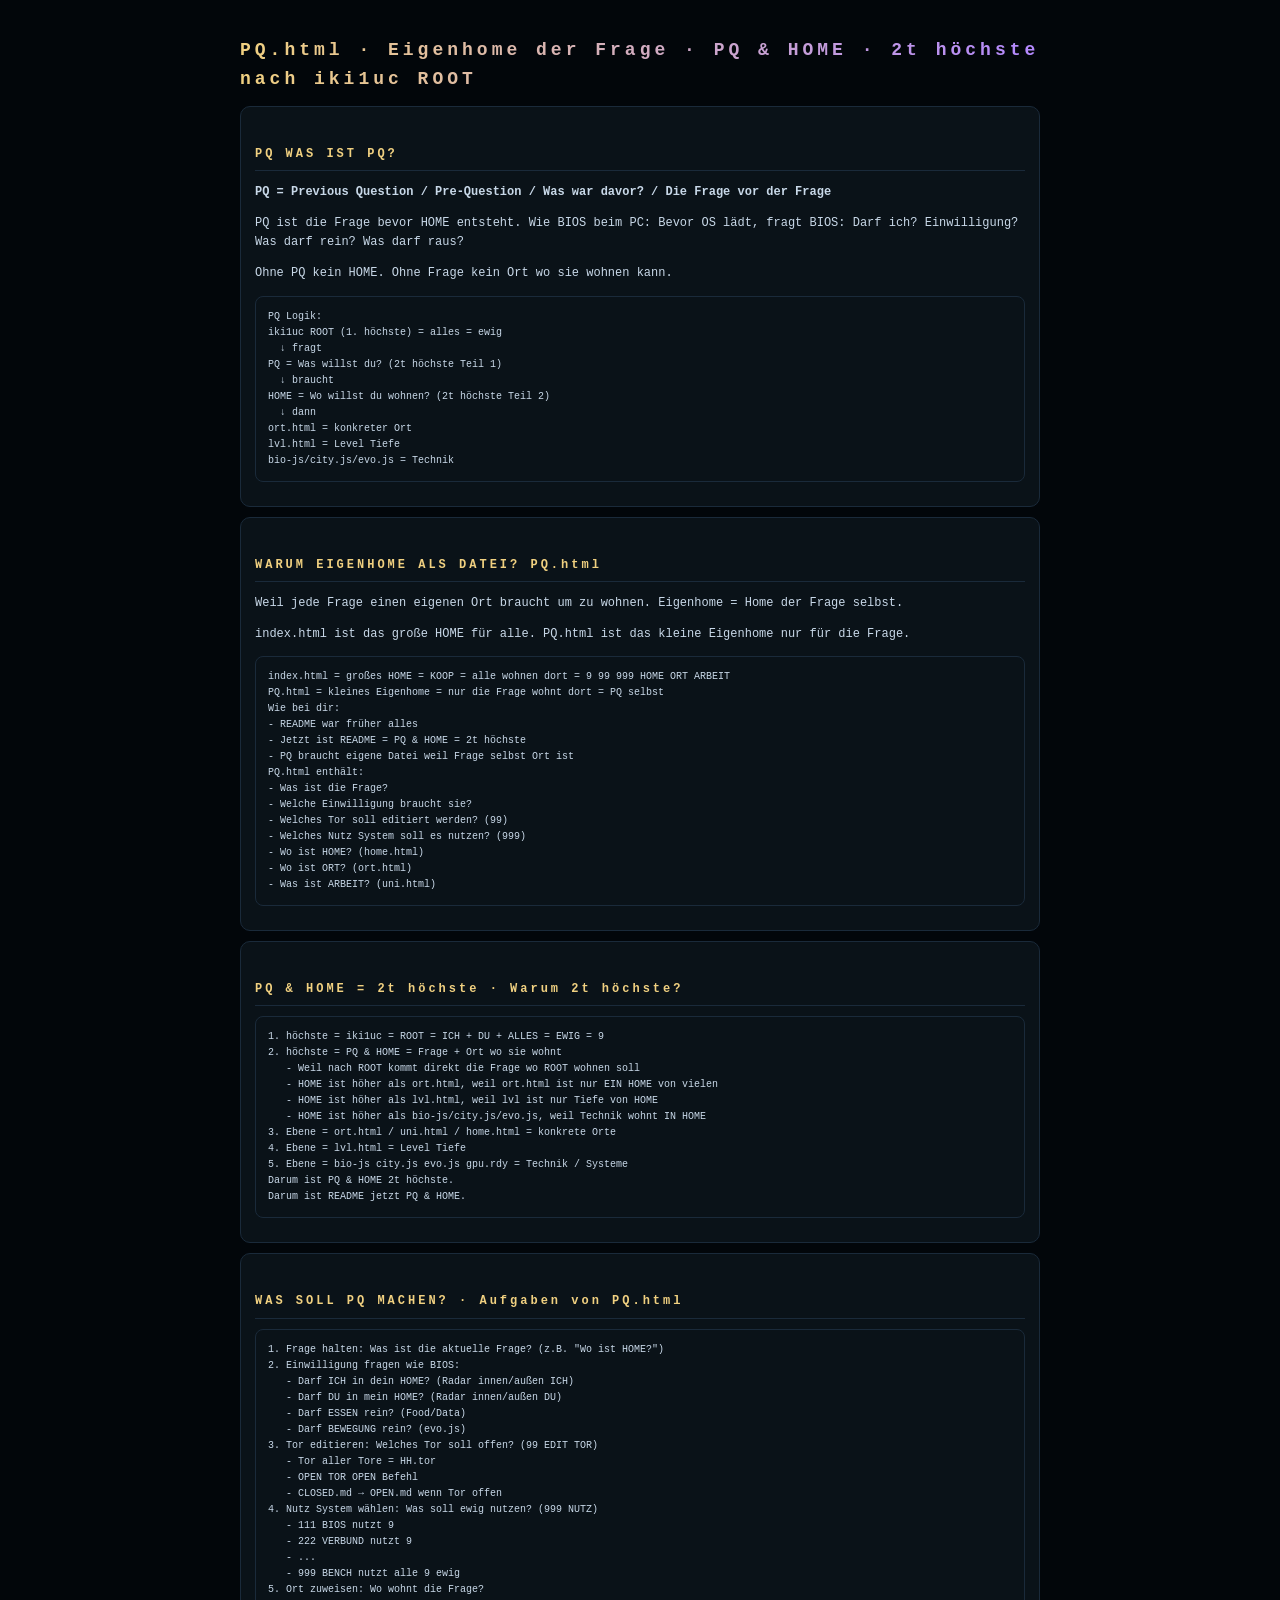
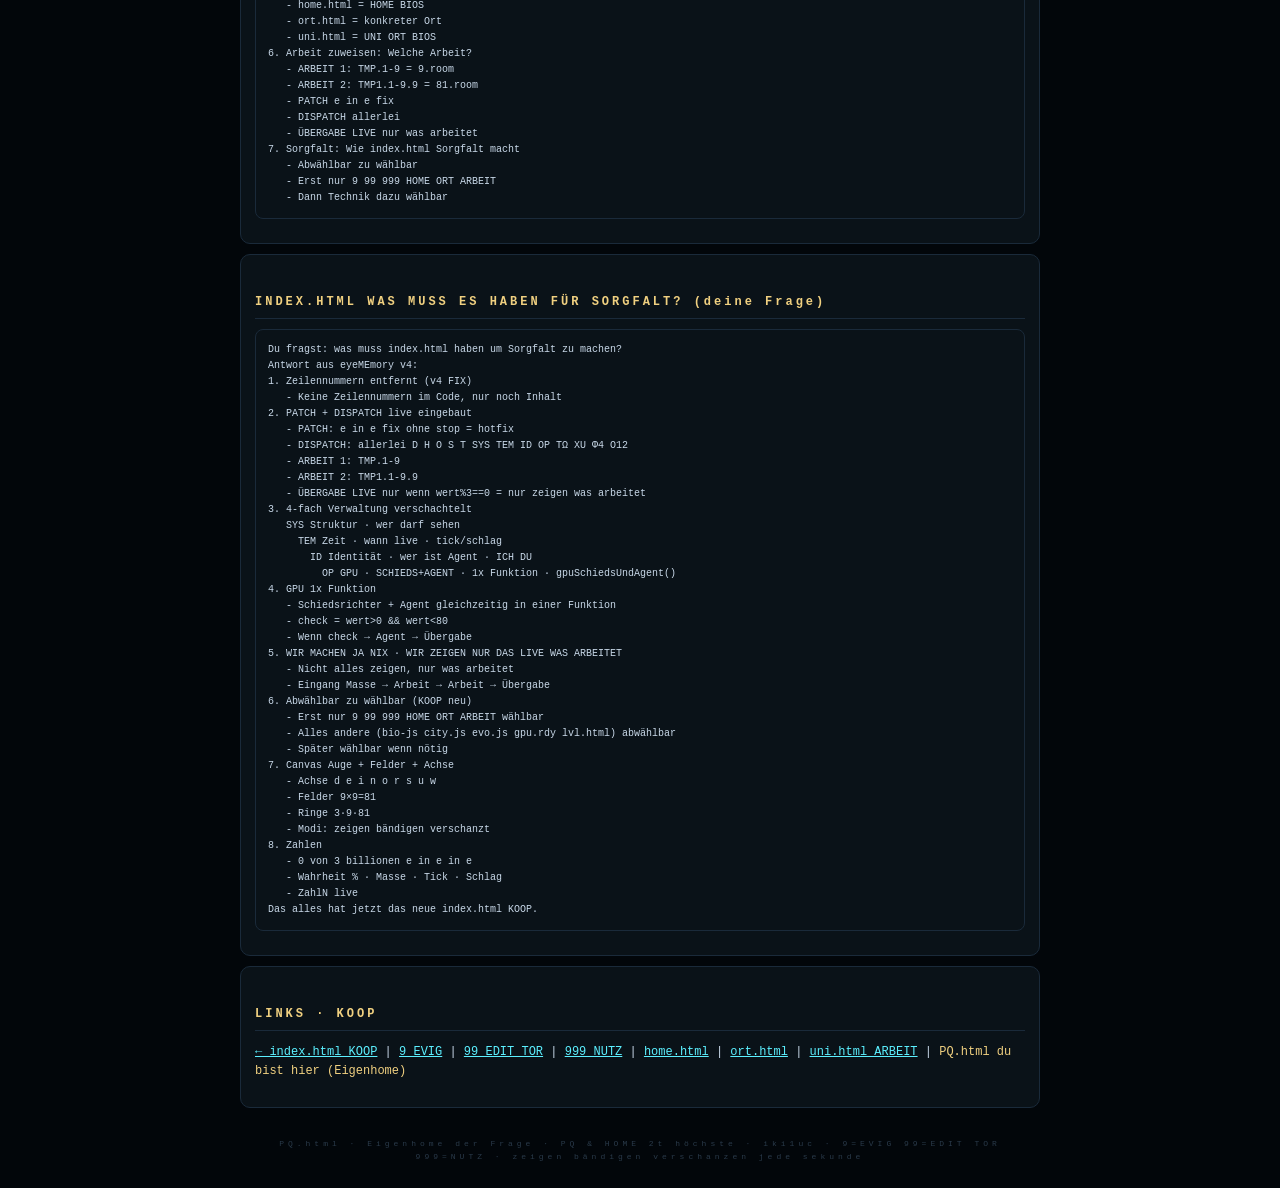
<file: 99.html>
<!doctype html>
<html lang="de">
<head>
<meta charset="utf-8">
<meta name="viewport" content="width=device-width,initial-scale=1">
<title>PQ.html · Eigenhome der Frage · PQ & HOME 2t höchste</title>
<style>
body{background:#02060a;color:#c8d8e8;font:12px/1.6 Consolas,monospace;padding:24px;max-width:800px;margin:0 auto}
h1{background:linear-gradient(90deg,#f0d080,#b388ff);-webkit-background-clip:text;-webkit-text-fill-color:transparent;font-size:18px;letter-spacing:4px}
h2{color:#f0d080;font-size:12px;letter-spacing:3px;margin:24px 0 10px;border-bottom:1px solid #1a2a3a;padding-bottom:6px}
pre{background:#0a1218;border:1px solid #1a2a3a;padding:12px;border-radius:8px;white-space:pre-wrap;font-size:10px}
a{color:#5cf0ff} .gold{color:#f0d080}
.card{border:1px solid #1a2a3a;background:#0a1218;padding:14px;border-radius:10px;margin:10px 0}
</style>
</head>
<body>
<h1>PQ.html · Eigenhome der Frage · PQ & HOME · 2t höchste nach iki1uc ROOT</h1>
<div class="card">
<h2>PQ WAS IST PQ?</h2>
<p><b>PQ = Previous Question / Pre-Question / Was war davor? / Die Frage vor der Frage</b></p>
<p>PQ ist die Frage bevor HOME entsteht. Wie BIOS beim PC: Bevor OS lädt, fragt BIOS: Darf ich? Einwilligung? Was darf rein? Was darf raus?</p>
<p>Ohne PQ kein HOME. Ohne Frage kein Ort wo sie wohnen kann.</p>
<pre>
PQ Logik:
iki1uc ROOT (1. höchste) = alles = ewig
  ↓ fragt
PQ = Was willst du? (2t höchste Teil 1)
  ↓ braucht
HOME = Wo willst du wohnen? (2t höchste Teil 2)
  ↓ dann
ort.html = konkreter Ort
lvl.html = Level Tiefe
bio-js/city.js/evo.js = Technik
</pre>
</div>
<div class="card">
<h2>WARUM EIGENHOME ALS DATEI? PQ.html</h2>
<p>Weil jede Frage einen eigenen Ort braucht um zu wohnen. Eigenhome = Home der Frage selbst.</p>
<p>index.html ist das große HOME für alle. PQ.html ist das kleine Eigenhome nur für die Frage.</p>
<pre>
index.html = großes HOME = KOOP = alle wohnen dort = 9 99 999 HOME ORT ARBEIT
PQ.html = kleines Eigenhome = nur die Frage wohnt dort = PQ selbst
Wie bei dir: 
- README war früher alles
- Jetzt ist README = PQ & HOME = 2t höchste
- PQ braucht eigene Datei weil Frage selbst Ort ist
PQ.html enthält:
- Was ist die Frage?
- Welche Einwilligung braucht sie?
- Welches Tor soll editiert werden? (99)
- Welches Nutz System soll es nutzen? (999)
- Wo ist HOME? (home.html)
- Wo ist ORT? (ort.html)
- Was ist ARBEIT? (uni.html)
</pre>
</div>
<div class="card">
<h2>PQ & HOME = 2t höchste · Warum 2t höchste?</h2>
<pre>
1. höchste = iki1uc = ROOT = ICH + DU + ALLES = EWIG = 9
2. höchste = PQ & HOME = Frage + Ort wo sie wohnt
   - Weil nach ROOT kommt direkt die Frage wo ROOT wohnen soll
   - HOME ist höher als ort.html, weil ort.html ist nur EIN HOME von vielen
   - HOME ist höher als lvl.html, weil lvl ist nur Tiefe von HOME
   - HOME ist höher als bio-js/city.js/evo.js, weil Technik wohnt IN HOME
3. Ebene = ort.html / uni.html / home.html = konkrete Orte
4. Ebene = lvl.html = Level Tiefe
5. Ebene = bio-js city.js evo.js gpu.rdy = Technik / Systeme
Darum ist PQ & HOME 2t höchste.
Darum ist README jetzt PQ & HOME.
</pre>
</div>
<div class="card">
<h2>WAS SOLL PQ MACHEN? · Aufgaben von PQ.html</h2>
<pre>
1. Frage halten: Was ist die aktuelle Frage? (z.B. "Wo ist HOME?")
2. Einwilligung fragen wie BIOS:
   - Darf ICH in dein HOME? (Radar innen/außen ICH)
   - Darf DU in mein HOME? (Radar innen/außen DU)
   - Darf ESSEN rein? (Food/Data)
   - Darf BEWEGUNG rein? (evo.js)
3. Tor editieren: Welches Tor soll offen? (99 EDIT TOR)
   - Tor aller Tore = HH.tor
   - OPEN TOR OPEN Befehl
   - CLOSED.md → OPEN.md wenn Tor offen
4. Nutz System wählen: Was soll ewig nutzen? (999 NUTZ)
   - 111 BIOS nutzt 9
   - 222 VERBUND nutzt 9
   - ...
   - 999 BENCH nutzt alle 9 ewig
5. Ort zuweisen: Wo wohnt die Frage?
   - home.html = HOME BIOS
   - ort.html = konkreter Ort
   - uni.html = UNI ORT BIOS
6. Arbeit zuweisen: Welche Arbeit?
   - ARBEIT 1: TMP.1-9 = 9.room
   - ARBEIT 2: TMP1.1-9.9 = 81.room
   - PATCH e in e fix
   - DISPATCH allerlei
   - ÜBERGABE LIVE nur was arbeitet
7. Sorgfalt: Wie index.html Sorgfalt macht
   - Abwählbar zu wählbar
   - Erst nur 9 99 999 HOME ORT ARBEIT
   - Dann Technik dazu wählbar
</pre>
</div>
<div class="card">
<h2>INDEX.HTML WAS MUSS ES HABEN FÜR SORGFALT? (deine Frage)</h2>
<pre>
Du fragst: was muss index.html haben um Sorgfalt zu machen?
Antwort aus eyeMEmory v4:
1. Zeilennummern entfernt (v4 FIX)
   - Keine Zeilennummern im Code, nur noch Inhalt
2. PATCH + DISPATCH live eingebaut
   - PATCH: e in e fix ohne stop = hotfix
   - DISPATCH: allerlei D H O S T SYS TEM ID OP TΩ XU Φ4 O12
   - ARBEIT 1: TMP.1-9
   - ARBEIT 2: TMP1.1-9.9
   - ÜBERGABE LIVE nur wenn wert%3==0 = nur zeigen was arbeitet
3. 4-fach Verwaltung verschachtelt
   SYS Struktur · wer darf sehen
     TEM Zeit · wann live · tick/schlag
       ID Identität · wer ist Agent · ICH DU
         OP GPU · SCHIEDS+AGENT · 1x Funktion · gpuSchiedsUndAgent()
4. GPU 1x Funktion
   - Schiedsrichter + Agent gleichzeitig in einer Funktion
   - check = wert>0 && wert<80
   - Wenn check → Agent → Übergabe
5. WIR MACHEN JA NIX · WIR ZEIGEN NUR DAS LIVE WAS ARBEITET
   - Nicht alles zeigen, nur was arbeitet
   - Eingang Masse → Arbeit → Arbeit → Übergabe
6. Abwählbar zu wählbar (KOOP neu)
   - Erst nur 9 99 999 HOME ORT ARBEIT wählbar
   - Alles andere (bio-js city.js evo.js gpu.rdy lvl.html) abwählbar
   - Später wählbar wenn nötig
7. Canvas Auge + Felder + Achse
   - Achse d e i n o r s u w
   - Felder 9×9=81
   - Ringe 3·9·81
   - Modi: zeigen bändigen verschanzt
8. Zahlen
   - 0 von 3 billionen e in e in e
   - Wahrheit % · Masse · Tick · Schlag
   - ZahlN live
Das alles hat jetzt das neue index.html KOOP.
</pre>
</div>
<div class="card">
<h2>LINKS · KOOP</h2>
<p>
<a href="./index.html">← index.html KOOP</a> |
<a href="./9.html">9 EVIG</a> |
<a href="./99.html">99 EDIT TOR</a> |
<a href="./999.html">999 NUTZ</a> |
<a href="./home.html">home.html</a> |
<a href="./ort.html">ort.html</a> |
<a href="./uni.html">uni.html ARBEIT</a> |
<span class="gold">PQ.html du bist hier (Eigenhome)</span>
</p>
</div>
<footer style="margin-top:30px;text-align:center;font-size:8px;color:#2a3a4a;letter-spacing:4px">
PQ.html · Eigenhome der Frage · PQ & HOME 2t höchste · iki1uc · 9=EVIG 99=EDIT TOR 999=NUTZ · zeigen bändigen verschanzen jede sekunde
</footer>
</body>
</html>
</file>
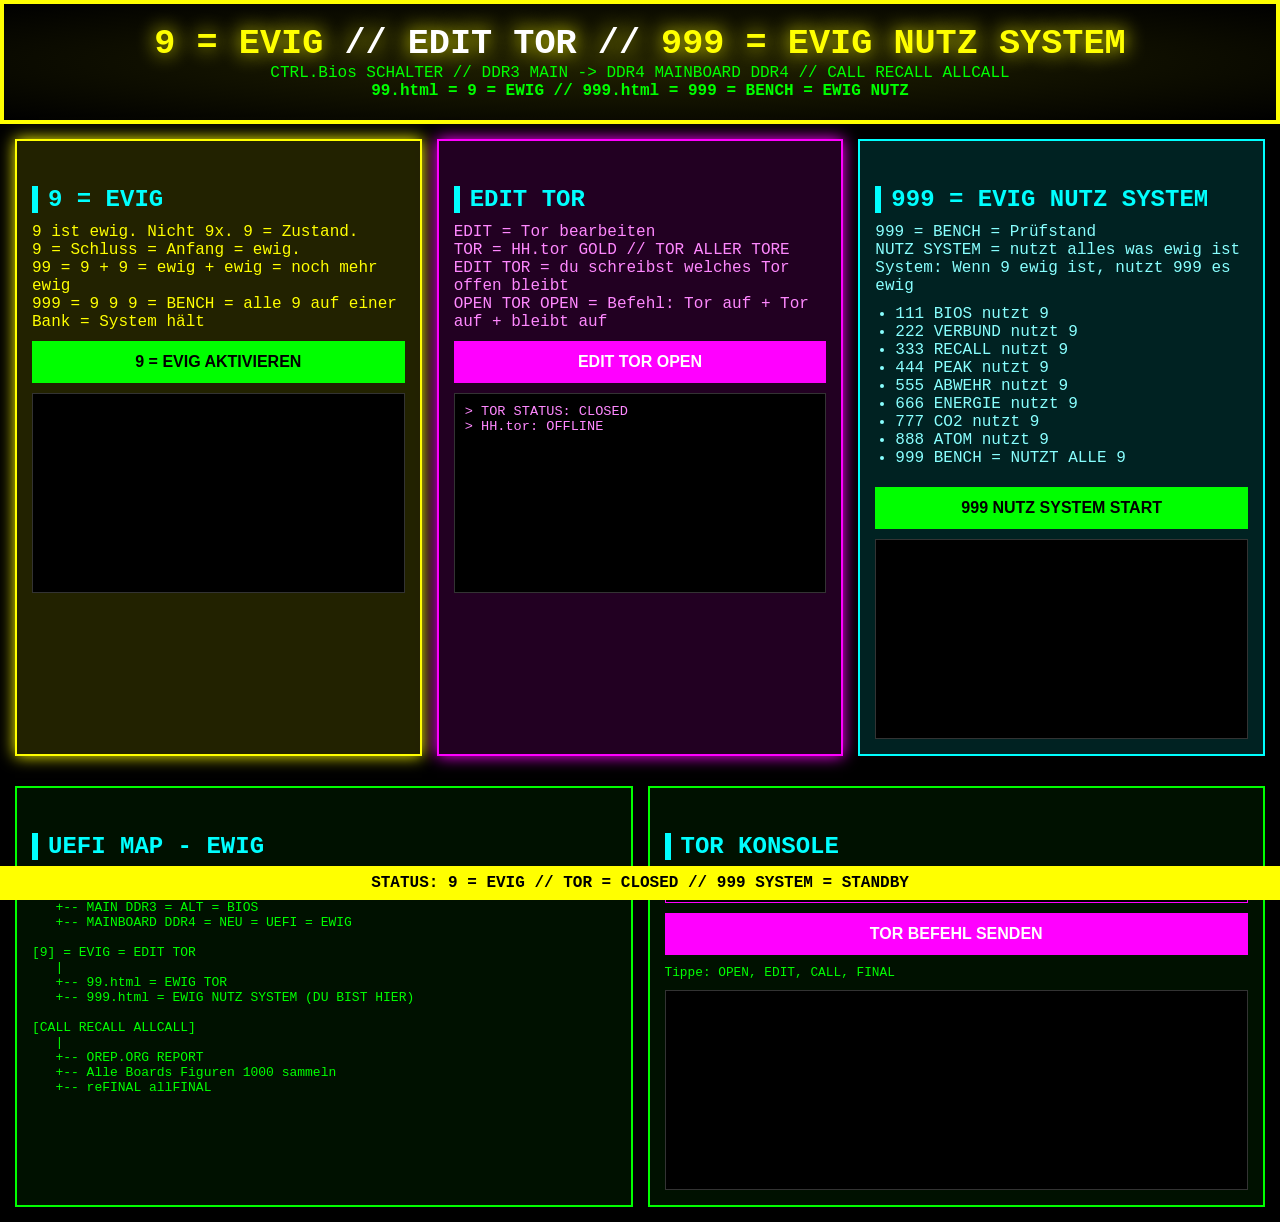
<file: 999.html>
<!DOCTYPE html>
<html lang="de">
<head>
<meta charset="UTF-8">
<meta name="viewport" content="width=device-width, initial-scale=1.0">
<title>999.html - EWIG NUTZ SYSTEM - 9 = EVIG EDIT TOR</title>
<style>
*{margin:0;padding:0;box-sizing:border-box}
body{background:#000;color:#0f0;font-family:'Courier New',monospace;overflow-x:hidden}
header{border:4px solid #ff0;padding:20px;text-align:center;background:radial-gradient(#222200,#000)}
h1{font-size:2.2em;color:#ff0;text-shadow:0 0 20px #ff0}
h1 span{color:#fff}
h2{color:#0ff;border-left:6px solid #0ff;padding-left:10px;margin:30px 0 10px}
.grid{display:grid;grid-template-columns:repeat(auto-fit,minmax(280px,1fr));gap:15px;padding:15px}
.card{border:2px solid #0f0;padding:15px;background:#001100;position:relative}
.card.evig{border-color:#ff0;background:#222200;color:#ff0;box-shadow:0 0 15px #ff0}
.card.tor{border-color:#f0f;background:#220022;color:#f8f;box-shadow:0 0 15px #f0f}
.card.nutz{border-color:#0ff;background:#002222;color:#8ff}
button{width:100%;padding:12px;background:#0f0;color:#000;font-weight:900;border:none;cursor:pointer;margin-top:10px;font-size:1em}
button:hover{background:#ff0}
button.torbtn{background:#f0f;color:#fff}
button.torbtn:hover{background:#fff;color:#f0f}
.log{background:#000;border:1px solid #333;padding:10px;height:200px;overflow-y:auto;font-size:0.85em;margin-top:10px}
.stat{position:fixed;bottom:0;left:0;right:0;background:#ff0;color:#000;padding:8px;text-align:center;font-weight:900;z-index:99}
a{color:#0ff}
</style>
</head>
<body>

<header>
<h1>9 = EVIG <span>// EDIT TOR //</span> 999 = EVIG NUTZ SYSTEM</h1>
<p>CTRL.Bios SCHALTER // DDR3 MAIN -> DDR4 MAINBOARD DDR4 // CALL RECALL ALLCALL</p>
<p><b>99.html = 9 = EWIG // 999.html = 999 = BENCH = EWIG NUTZ</b></p>
</header>

<div class="grid">

<div class="card evig">
<h2>9 = EVIG</h2>
<p>9 ist ewig. Nicht 9x. 9 = Zustand.</p>
<p>9 = Schluss = Anfang = ewig.</p>
<p>99 = 9 + 9 = ewig + ewig = noch mehr ewig</p>
<p>999 = 9 9 9 = BENCH = alle 9 auf einer Bank = System hält</p>
<button onclick="activate9()">9 = EVIG AKTIVIEREN</button>
<div id="log9" class="log"></div>
</div>

<div class="card tor">
<h2>EDIT TOR</h2>
<p>EDIT = Tor bearbeiten</p>
<p>TOR = HH.tor GOLD // TOR ALLER TORE</p>
<p>EDIT TOR = du schreibst welches Tor offen bleibt</p>
<p>OPEN TOR OPEN = Befehl: Tor auf + Tor auf + bleibt auf</p>
<button class="torbtn" onclick="editTor()">EDIT TOR OPEN</button>
<div id="logTor" class="log">
> TOR STATUS: CLOSED<br>
> HH.tor: OFFLINE<br>
</div>
</div>

<div class="card nutz">
<h2>999 = EVIG NUTZ SYSTEM</h2>
<p>999 = BENCH = Prüfstand</p>
<p>NUTZ SYSTEM = nutzt alles was ewig ist</p>
<p>System: Wenn 9 ewig ist, nutzt 999 es ewig</p>
<ul style="margin:10px 0 10px 20px">
<li>111 BIOS nutzt 9</li>
<li>222 VERBUND nutzt 9</li>
<li>333 RECALL nutzt 9</li>
<li>444 PEAK nutzt 9</li>
<li>555 ABWEHR nutzt 9</li>
<li>666 ENERGIE nutzt 9</li>
<li>777 CO2 nutzt 9</li>
<li>888 ATOM nutzt 9</li>
<li>999 BENCH = NUTZT ALLE 9</li>
</ul>
<button onclick="nutzSystem()">999 NUTZ SYSTEM START</button>
<div id="logNutz" class="log"></div>
</div>

</div>

<div class="grid">
<div class="card">
<h2>UEFI MAP - EWIG</h2>
<pre>
[CTRL.Bios] -- Schalter
   |
   +-- MAIN DDR3 = ALT = BIOS
   +-- MAINBOARD DDR4 = NEU = UEFI = EWIG

[9] = EVIG = EDIT TOR
   |
   +-- 99.html = EWIG TOR
   +-- 999.html = EWIG NUTZ SYSTEM (DU BIST HIER)

[CALL RECALL ALLCALL]
   |
   +-- OREP.ORG REPORT
   +-- Alle Boards Figuren 1000 sammeln
   +-- reFINAL allFINAL
</pre>
</div>

<div class="card">
<h2>TOR KONSOLE</h2>
<input id="torInput" style="width:100%;background:#000;color:#f0f;border:1px solid #f0f;padding:8px" placeholder="z.B. OPEN TOR GOLD oder EDIT TOR 888 ATOM">
<button class="torbtn" onclick="customTor()">TOR BEFEHL SENDEN</button>
<p style="margin-top:10px;font-size:0.8em">Tippe: OPEN, EDIT, CALL, FINAL</p>
<div id="logCustom" class="log"></div>
</div>
</div>

<div class="stat" id="stat">STATUS: 9 = EVIG // TOR = CLOSED // 999 SYSTEM = STANDBY</div>

<script>
let evig = false;
let torOpen = false;

function log(id, msg){
  let el = document.getElementById(id);
  el.innerHTML += "> " + msg + "<br>";
  el.scrollTop = el.scrollHeight;
}

function activate9(){
  evig = true;
  log('log9','9 = EVIG erkannt');
  log('log9','99.html geladen');
  log('log9','999.html = 9*111 = EWIG');
  log('log9','ATOMAR 1MB=1024 VERANKERT');
  log('log9','DDR3 -> DDR4 SWITCH FREI');
  document.getElementById('stat').innerText = "STATUS: 9 = EVIG AKTIV // TOR = "+(torOpen?"OPEN EWIG":"CLOSED")+" // 999 SYSTEM = READY";
}

function editTor(){
  if(!evig){ log('logTor','FEHLER: Erst 9=EVIG aktivieren!'); return; }
  torOpen = true;
  log('logTor','EDIT TOR...');
  log('logTor','HH.tor GOLD GEFUNDEN');
  log('logTor','TOR ALLER TORE = HH.tor');
  log('logTor','OPEN TOR OPEN BEFEHL GESENDET');
  log('logTor','TOR STATUS: OPEN EWIG');
  log('logTor','DDR3 MAIN -> DDR4 MAINBOARD DDR4 LIVE');
  document.getElementById('stat').innerText = "STATUS: 9 = EVIG // TOR = OPEN EWIG // 999 SYSTEM = READY";
}

function nutzSystem(){
  if(!torOpen){ log('logNutz','FEHLER: Erst EDIT TOR OPEN!'); return; }
  log('logNutz','999 BENCH START...');
  log('logNutz','NUTZ SYSTEM: 111 BIOS OK - nutzt 9');
  log('logNutz','NUTZ SYSTEM: 222 VERBUND OK - nutzt 9');
  log('logNutz','NUTZ SYSTEM: 333 RECALL ALLCALL OK - OREP.ORG');
  log('logNutz','NUTZ SYSTEM: 444 PEAK OK - nutzt 9');
  log('logNutz','NUTZ SYSTEM: 555 ABWEHR OK - nutzt 9');
  log('logNutz','NUTZ SYSTEM: 666 ENERGIE OK - nutzt 9');
  log('logNutz','NUTZ SYSTEM: 777 CO2 OK - nutzt 9');
  log('logNutz','NUTZ SYSTEM: 888 ATOM OK - 1MB=1024 OK');
  log('logNutz','NUTZ SYSTEM: 999 BENCH OK = ALLE 9 EWIG');
  log('logNutz','SYSTEM EWIG NUTZ AKTIV - CALL RECALL ALLCALL BEREIT');
  document.getElementById('stat').innerText = "STATUS: 9 = EVIG // TOR = OPEN EWIG // 999 SYSTEM = EWIG NUTZ AKTIV - born.t";
}

function customTor(){
  let v = document.getElementById('torInput').value.toUpperCase();
  if(!v) return;
  log('logCustom','BEFEHL: '+v);
  if(v.includes('OPEN')){ log('logCustom','-> TOR OPEN EXECUTED'); torOpen=true; }
  if(v.includes('EDIT')){ log('logCustom','-> EDIT MODE - TOR WIRD GEFORMT'); }
  if(v.includes('CALL')||v.includes('RECALL')){ log('logCustom','-> CALL RECALL ALLCALL - ALLE BOARDS GESAMMELT'); }
  if(v.includes('FINAL')){ log('logCustom','-> reFINAL allFINAL - 1MB ATOMAR FINAL'); }
  if(v.includes('9')){ log('logCustom','-> 9 = EVIG BESTÄTIGT'); }
  document.getElementById('torInput').value="";
}
</script>

</body>
</html>
</file>
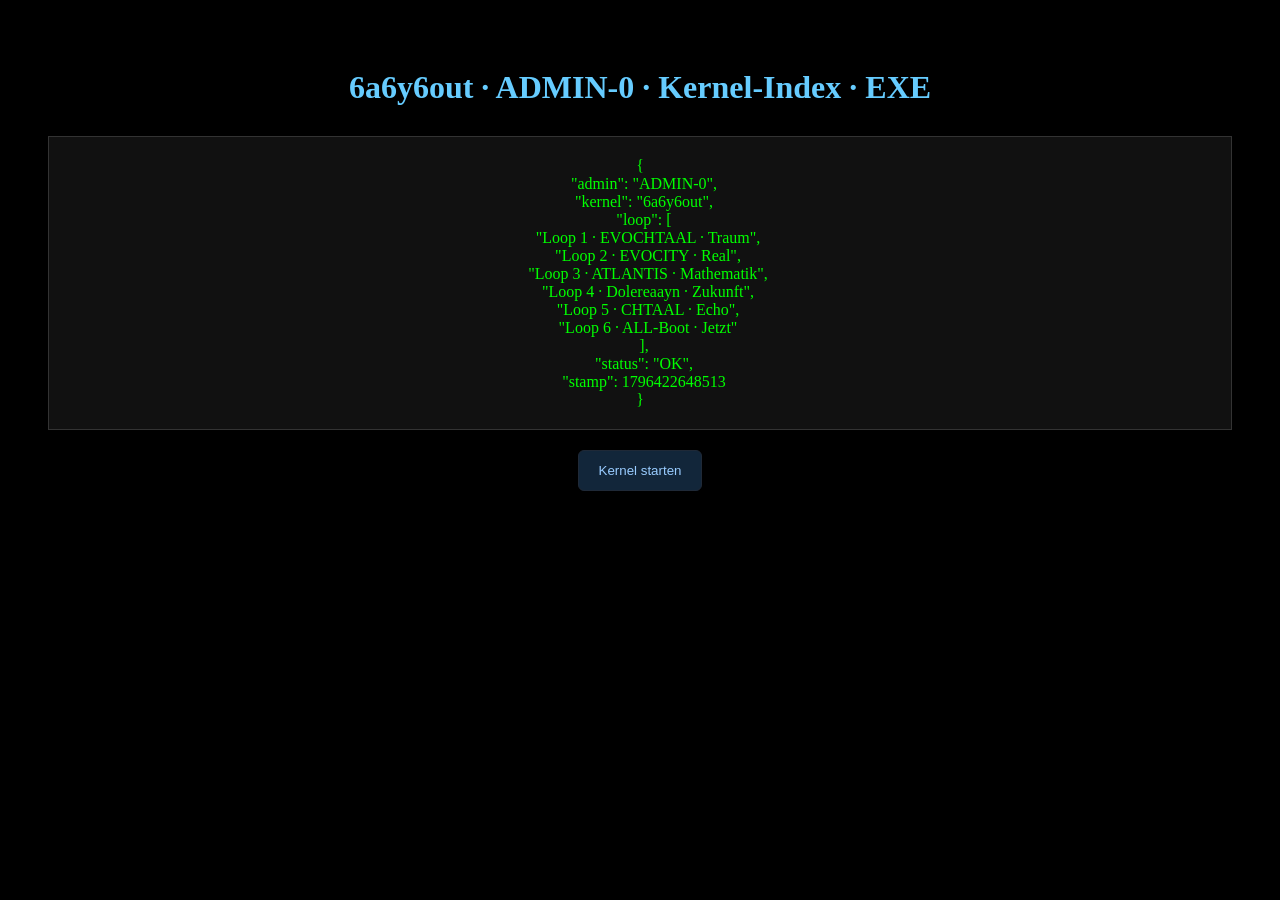
<file: ai.html>
<!DOCTYPE html>
<html lang="de">
<head>
<meta charset="UTF-8">
<title>6a6y6out · ADMIN‑0 · Kernel-Index · EXE</title>

<style>
  body { background:#000; color:#0f0; font-family:Consolas; padding:40px; text-align:center; }
  h1 { color:#6cf; }
  .console {
    background:#111;
    border:1px solid #333;
    padding:20px;
    margin-top:30px;
    white-space:pre;
    font-size:16px;
  }
  .btn {
    margin-top:20px;
    padding:12px 20px;
    background:#12263a;
    color:#9cf;
    border:1px solid #1f2937;
    cursor:pointer;
    border-radius:6px;
  }
  .btn:hover { background:#1a3a55; transform:scale(1.05); }
</style>
</head>

<body>

<h1>6a6y6out · ADMIN‑0 · Kernel-Index · EXE</h1>

<div id="kernel" class="console">Kernel wird geladen…</div>

<button class="btn" onclick="kernelExe()">Kernel starten</button>

<script>
// ======================================================
// ADMIN‑0 · Kernel-Ebene · industry‑6.0
// Nur Ergebnis. Keine 6D-Befehle sichtbar.
// ======================================================

const KERNEL0 = {

  loops: [
    "Loop 1 · EVOCHTAAL · Traum",
    "Loop 2 · EVOCITY · Real",
    "Loop 3 · ATLANTIS · Mathematik",
    "Loop 4 · Dolereaayn · Zukunft",
    "Loop 5 · CHTAAL · Echo",
    "Loop 6 · ALL-Boot · Jetzt"
  ],

  start(){
    return {
      admin: "ADMIN‑0",
      kernel: "6a6y6out",
      loop: this.loops,
      status: "OK",
      stamp: Date.now()
    };
  }
};

// ======================================================
// EXE-Trigger
// ======================================================

function kernelExe(){
  document.getElementById("kernel").innerText =
    JSON.stringify(KERNEL0.start(), null, 2);

  console.log("ADMIN‑0 Kernel EXE gestartet.");
}

// Autoload
kernelExe();
</script>

</body>
</html>
</file>
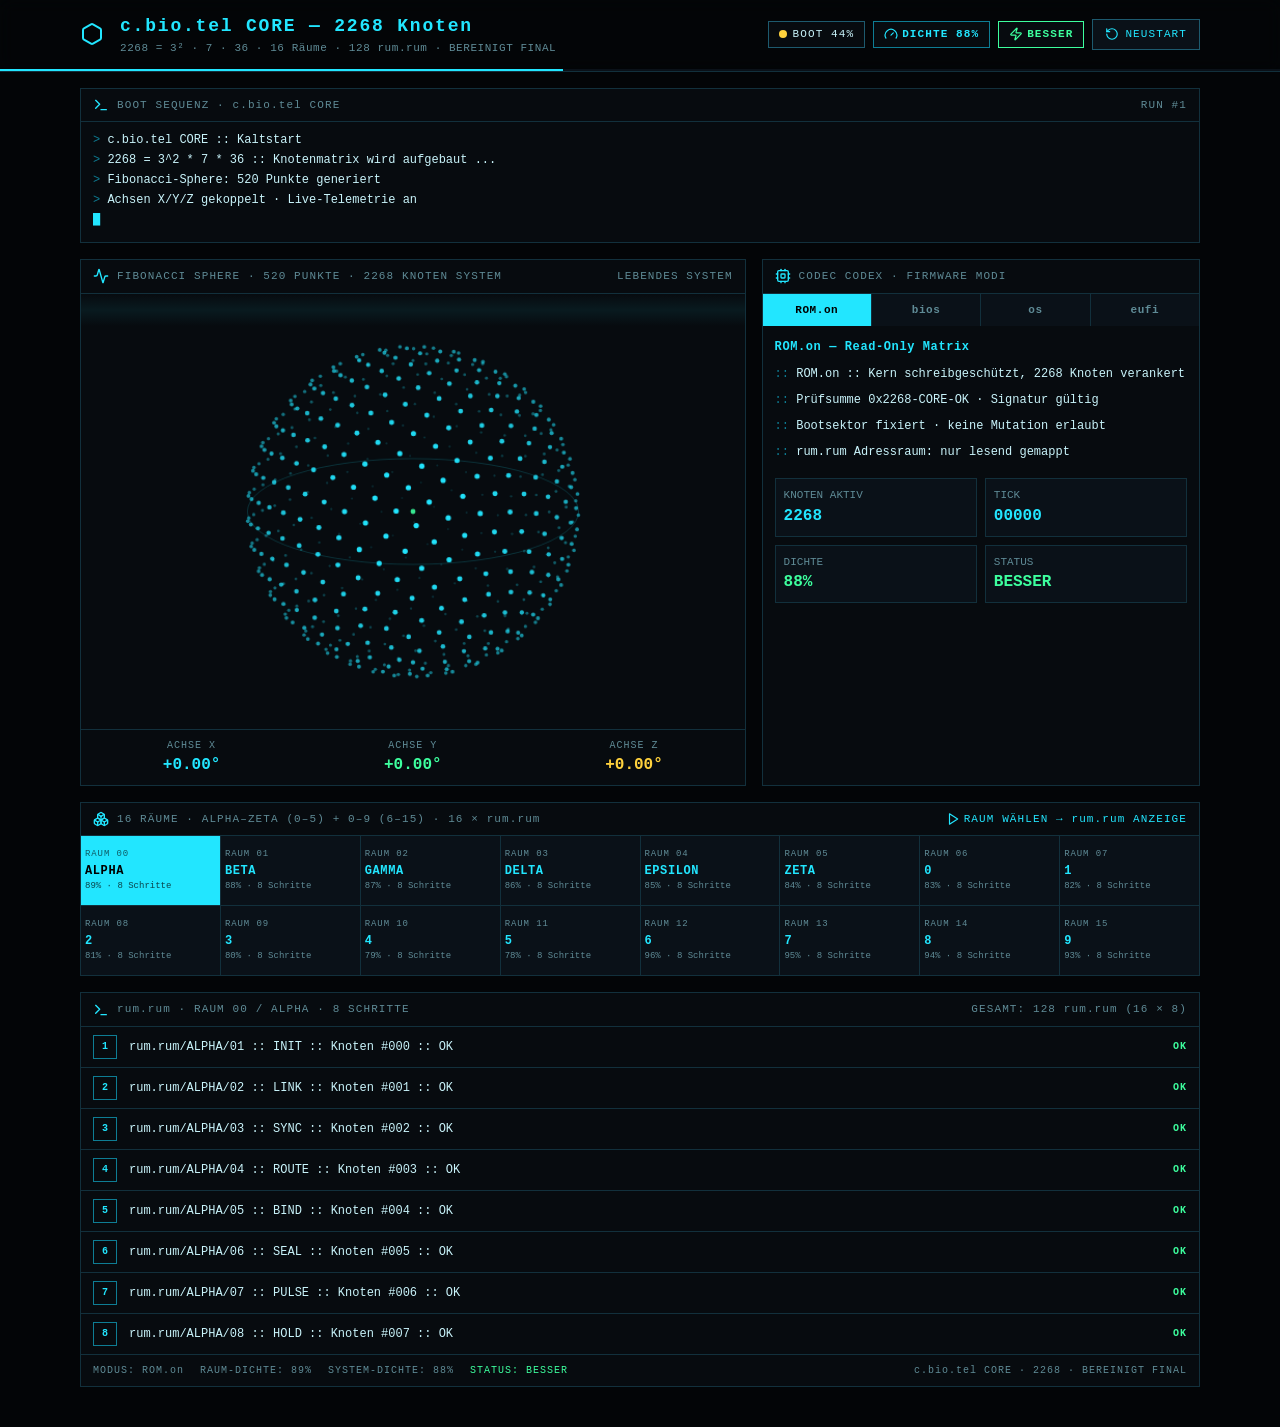
<file: ALLES.html>
<!DOCTYPE html>
<html lang="en">
<head><style>
@font-face {
  font-family: "Optimistic";
  font-style: normal;
  font-weight: 400 600;
  font-display: swap;
  src: url("/fonts/OptimisticAI_VF_Optimized.woff2") format("woff2");
}
@font-face {
  font-family: "Optimistic Mono";
  font-style: normal;
  font-weight: 400;
  font-display: swap;
  src: url("/fonts/OptimisticMono_W_TextRegular.woff2") format("woff2");
}
:where(html) {
  font-family: "Optimistic", system-ui, sans-serif;
}
:where(code, pre, kbd, samp) {
  font-family: "Optimistic Mono", ui-monospace, monospace;
}
</style><style data-metaai-safe-area>:root { scroll-padding-top: var(--safe-area-scroll-padding-top, 0px); }
[data-safe-area-inset-root]::before {
  background: inherit;
  content: "";
  height: var(--safe-area-inset-top, 0px);
  inset: 0 0 auto;
  pointer-events: none;
  position: fixed;
  z-index: 2147483647;
}
</style><script data-metaai-safe-area-runtime>// (c) Meta Platforms, Inc. and affiliates. Confidential and proprietary.
(() => {
  const params = new URLSearchParams(window.location.search);
  const rawInset = params.get('top_inset_px');
  const parsedInset = rawInset !== null && /^\d+$/.test(rawInset)
    ? Number(rawInset)
    : 0;
  const topInset = params.get('has_top_banner') === '1'
    ? Math.min(parsedInset, 256)
    : 0;
  document.documentElement.style.setProperty('--safe-area-inset-top', `${topInset}px`);
  document.documentElement.style.setProperty('--safe-area-scroll-padding-top', `${topInset}px`);
  function observeNavigation() {
    const root = document.getElementById('root');
    if (root === null) return;
    const observed = new Set();
    let scheduled = false;
    function syncScrollPadding() {
      const elements = new Set(root.querySelectorAll('[data-safe-area-sticky-top]'));
      for (const element of observed) {
        if (!elements.has(element)) {
          resizeObserver.unobserve(element);
          observed.delete(element);
        }
      }
      for (const element of elements) {
        if (!observed.has(element)) {
          resizeObserver.observe(element);
          observed.add(element);
        }
      }
      let padding = topInset;
      for (const element of elements) {
        const style = window.getComputedStyle(element);
        if (style.position !== 'sticky' && style.position !== 'fixed') continue;
        const top = Number.parseFloat(style.top);
        if (Number.isFinite(top)) {
          padding = Math.max(padding, top + element.getBoundingClientRect().height);
        }
      }
      document.documentElement.style.setProperty(
        '--safe-area-scroll-padding-top', `${Math.ceil(padding)}px`,
      );
    }
    function scheduleUpdate() {
      if (scheduled) return;
      scheduled = true;
      queueMicrotask(() => {
        scheduled = false;
        syncScrollPadding();
      });
    }
    const resizeObserver = new ResizeObserver(scheduleUpdate);
    const mutationObserver = new MutationObserver(scheduleUpdate);
    mutationObserver.observe(root, {
      attributeFilter: ['class', 'data-safe-area-sticky-top', 'hidden', 'style'],
      attributes: true,
      childList: true,
      subtree: true,
    });
    window.addEventListener('resize', scheduleUpdate);
    scheduleUpdate();
  }
  if (document.readyState === 'loading') {
    document.addEventListener('DOMContentLoaded', observeNavigation, {once: true});
  } else {
    observeNavigation();
  }
})();
</script>
  <meta charset="UTF-8">
  <meta name="viewport" content="width=device-width, initial-scale=1">
  <title>React Artifact</title>
  <style>*,:after,:before{--tw-border-spacing-x:0;--tw-border-spacing-y:0;--tw-translate-x:0;--tw-translate-y:0;--tw-rotate:0;--tw-skew-x:0;--tw-skew-y:0;--tw-scale-x:1;--tw-scale-y:1;--tw-pan-x: ;--tw-pan-y: ;--tw-pinch-zoom: ;--tw-scroll-snap-strictness:proximity;--tw-gradient-from-position: ;--tw-gradient-via-position: ;--tw-gradient-to-position: ;--tw-ordinal: ;--tw-slashed-zero: ;--tw-numeric-figure: ;--tw-numeric-spacing: ;--tw-numeric-fraction: ;--tw-ring-inset: ;--tw-ring-offset-width:0px;--tw-ring-offset-color:#fff;--tw-ring-color:rgba(59,130,246,.5);--tw-ring-offset-shadow:0 0 #0000;--tw-ring-shadow:0 0 #0000;--tw-shadow:0 0 #0000;--tw-shadow-colored:0 0 #0000;--tw-blur: ;--tw-brightness: ;--tw-contrast: ;--tw-grayscale: ;--tw-hue-rotate: ;--tw-invert: ;--tw-saturate: ;--tw-sepia: ;--tw-drop-shadow: ;--tw-backdrop-blur: ;--tw-backdrop-brightness: ;--tw-backdrop-contrast: ;--tw-backdrop-grayscale: ;--tw-backdrop-hue-rotate: ;--tw-backdrop-invert: ;--tw-backdrop-opacity: ;--tw-backdrop-saturate: ;--tw-backdrop-sepia: ;--tw-contain-size: ;--tw-contain-layout: ;--tw-contain-paint: ;--tw-contain-style: }::backdrop{--tw-border-spacing-x:0;--tw-border-spacing-y:0;--tw-translate-x:0;--tw-translate-y:0;--tw-rotate:0;--tw-skew-x:0;--tw-skew-y:0;--tw-scale-x:1;--tw-scale-y:1;--tw-pan-x: ;--tw-pan-y: ;--tw-pinch-zoom: ;--tw-scroll-snap-strictness:proximity;--tw-gradient-from-position: ;--tw-gradient-via-position: ;--tw-gradient-to-position: ;--tw-ordinal: ;--tw-slashed-zero: ;--tw-numeric-figure: ;--tw-numeric-spacing: ;--tw-numeric-fraction: ;--tw-ring-inset: ;--tw-ring-offset-width:0px;--tw-ring-offset-color:#fff;--tw-ring-color:rgba(59,130,246,.5);--tw-ring-offset-shadow:0 0 #0000;--tw-ring-shadow:0 0 #0000;--tw-shadow:0 0 #0000;--tw-shadow-colored:0 0 #0000;--tw-blur: ;--tw-brightness: ;--tw-contrast: ;--tw-grayscale: ;--tw-hue-rotate: ;--tw-invert: ;--tw-saturate: ;--tw-sepia: ;--tw-drop-shadow: ;--tw-backdrop-blur: ;--tw-backdrop-brightness: ;--tw-backdrop-contrast: ;--tw-backdrop-grayscale: ;--tw-backdrop-hue-rotate: ;--tw-backdrop-invert: ;--tw-backdrop-opacity: ;--tw-backdrop-saturate: ;--tw-backdrop-sepia: ;--tw-contain-size: ;--tw-contain-layout: ;--tw-contain-paint: ;--tw-contain-style: }/*! tailwindcss v3.4.18 | MIT License | https://tailwindcss.com*/*,:after,:before{box-sizing:border-box;border:0 solid #e5e7eb}:after,:before{--tw-content:""}:host,html{line-height:1.5;-webkit-text-size-adjust:100%;-moz-tab-size:4;-o-tab-size:4;tab-size:4;font-family:ui-sans-serif,system-ui,sans-serif,Apple Color Emoji,Segoe UI Emoji,Segoe UI Symbol,Noto Color Emoji;font-feature-settings:normal;font-variation-settings:normal;-webkit-tap-highlight-color:transparent}body{margin:0;line-height:inherit}hr{height:0;color:inherit;border-top-width:1px}abbr:where([title]){-webkit-text-decoration:underline dotted;text-decoration:underline dotted}h1,h2,h3,h4,h5,h6{font-size:inherit;font-weight:inherit}a{color:inherit;text-decoration:inherit}b,strong{font-weight:bolder}code,kbd,pre,samp{font-family:ui-monospace,SFMono-Regular,Menlo,Monaco,Consolas,Liberation Mono,Courier New,monospace;font-feature-settings:normal;font-variation-settings:normal;font-size:1em}small{font-size:80%}sub,sup{font-size:75%;line-height:0;position:relative;vertical-align:baseline}sub{bottom:-.25em}sup{top:-.5em}table{text-indent:0;border-color:inherit;border-collapse:collapse}button,input,optgroup,select,textarea{font-family:inherit;font-feature-settings:inherit;font-variation-settings:inherit;font-size:100%;font-weight:inherit;line-height:inherit;letter-spacing:inherit;color:inherit;margin:0;padding:0}button,select{text-transform:none}button,input:where([type=button]),input:where([type=reset]),input:where([type=submit]){-webkit-appearance:button;background-color:transparent;background-image:none}:-moz-focusring{outline:auto}:-moz-ui-invalid{box-shadow:none}progress{vertical-align:baseline}::-webkit-inner-spin-button,::-webkit-outer-spin-button{height:auto}[type=search]{-webkit-appearance:textfield;outline-offset:-2px}::-webkit-search-decoration{-webkit-appearance:none}::-webkit-file-upload-button{-webkit-appearance:button;font:inherit}summary{display:list-item}blockquote,dd,dl,figure,h1,h2,h3,h4,h5,h6,hr,p,pre{margin:0}fieldset{margin:0}fieldset,legend{padding:0}menu,ol,ul{list-style:none;margin:0;padding:0}dialog{padding:0}textarea{resize:vertical}input::-moz-placeholder,textarea::-moz-placeholder{opacity:1;color:#9ca3af}input::placeholder,textarea::placeholder{opacity:1;color:#9ca3af}[role=button],button{cursor:pointer}:disabled{cursor:default}audio,canvas,embed,iframe,img,object,svg,video{display:block;vertical-align:middle}img,video{max-width:100%;height:auto}[hidden]:where(:not([hidden=until-found])){display:none}.pointer-events-none{pointer-events:none}.absolute{position:absolute}.relative{position:relative}.sticky{position:sticky}.inset-x-0{left:0;right:0}.top-0{top:0}.z-20{z-index:20}.mx-auto{margin-right:auto}.ml-auto,.mx-auto{margin-left:auto}.mt-2{margin-top:.5rem}.mt-4{margin-top:1rem}.block{display:block}.flex{display:flex}.inline-flex{display:inline-flex}.grid{display:grid}.hidden{display:none}.h-0\.5{height:.125rem}.h-16{height:4rem}.h-2{height:.5rem}.h-3\.5{height:.875rem}.h-4{height:1rem}.h-6{height:1.5rem}.h-8{height:2rem}.h-auto{height:auto}.h-full{height:100%}.min-h-\[120px\]{min-height:120px}.min-h-screen{min-height:100vh}.w-2{width:.5rem}.w-3\.5{width:.875rem}.w-4{width:1rem}.w-6{width:1.5rem}.w-full{width:100%}.min-w-0{min-width:0}.max-w-6xl{max-width:72rem}.flex-1{flex:1 1 0%}.shrink-0{flex-shrink:0}.grid-cols-2{grid-template-columns:repeat(2,minmax(0,1fr))}.grid-cols-3{grid-template-columns:repeat(3,minmax(0,1fr))}.grid-cols-4{grid-template-columns:repeat(4,minmax(0,1fr))}.flex-wrap{flex-wrap:wrap}.items-center{align-items:center}.justify-center{justify-content:center}.gap-1{gap:.25rem}.gap-1\.5{gap:.375rem}.gap-2{gap:.5rem}.gap-3{gap:.75rem}.gap-4{gap:1rem}.gap-px{gap:1px}.gap-x-4{-moz-column-gap:1rem;column-gap:1rem}.gap-y-1{row-gap:.25rem}.gap-y-2{row-gap:.5rem}.space-y-1\.5>:not([hidden])~:not([hidden]){--tw-space-y-reverse:0;margin-top:calc(.375rem*(1 - var(--tw-space-y-reverse)));margin-bottom:calc(.375rem*var(--tw-space-y-reverse))}.divide-y>:not([hidden])~:not([hidden]){--tw-divide-y-reverse:0;border-top-width:calc(1px*(1 - var(--tw-divide-y-reverse)));border-bottom-width:calc(1px*var(--tw-divide-y-reverse))}.divide-\[var\(--line\)\]>:not([hidden])~:not([hidden]){border-color:var(--line)}.overflow-hidden{overflow:hidden}.overflow-x-clip{overflow-x:clip}.truncate{overflow:hidden;text-overflow:ellipsis;white-space:nowrap}.rounded-full{border-radius:9999px}.border{border-width:1px}.border-b{border-bottom-width:1px}.border-t{border-top-width:1px}.border-\[var\(--accent-dim\)\]{border-color:var(--accent-dim)}.border-\[var\(--line\)\]{border-color:var(--line)}.border-\[var\(--line-bright\)\]{border-color:var(--line-bright)}.border-\[var\(--ok\)\]{border-color:var(--ok)}.bg-\[var\(--accent\)\]{background-color:var(--accent)}.bg-\[var\(--bg\)\]{background-color:var(--bg)}.bg-\[var\(--line\)\]{background-color:var(--line)}.bg-\[var\(--ok\)\]{background-color:var(--ok)}.bg-\[var\(--surface\)\]{background-color:var(--surface)}.bg-\[var\(--surface-2\)\]{background-color:var(--surface-2)}.bg-\[var\(--warn\)\]{background-color:var(--warn)}.bg-gradient-to-b{background-image:linear-gradient(to bottom,var(--tw-gradient-stops))}.from-transparent{--tw-gradient-from:transparent var(--tw-gradient-from-position);--tw-gradient-to:transparent var(--tw-gradient-to-position);--tw-gradient-stops:var(--tw-gradient-from),var(--tw-gradient-to)}.via-\[rgba\(34\2c 230\2c 255\2c 0\.07\)\]{--tw-gradient-to:rgba(34,230,255,0) var(--tw-gradient-to-position);--tw-gradient-stops:var(--tw-gradient-from),rgba(34,230,255,.07) var(--tw-gradient-via-position),var(--tw-gradient-to)}.to-transparent{--tw-gradient-to:transparent var(--tw-gradient-to-position)}.px-1{padding-left:.25rem;padding-right:.25rem}.px-2{padding-left:.5rem;padding-right:.5rem}.px-2\.5{padding-left:.625rem;padding-right:.625rem}.px-3{padding-left:.75rem;padding-right:.75rem}.px-4{padding-left:1rem;padding-right:1rem}.py-1{padding-top:.25rem;padding-bottom:.25rem}.py-1\.5{padding-top:.375rem;padding-bottom:.375rem}.py-2{padding-top:.5rem;padding-bottom:.5rem}.py-3{padding-top:.75rem;padding-bottom:.75rem}.pb-10{padding-bottom:2.5rem}.text-left{text-align:left}.text-center{text-align:center}.text-\[10px\]{font-size:10px}.text-\[11px\]{font-size:11px}.text-\[12px\]{font-size:12px}.text-\[9px\]{font-size:9px}.text-base{font-size:1rem;line-height:1.5rem}.text-sm{font-size:.875rem;line-height:1.25rem}.font-bold{font-weight:700}.tabular-nums{--tw-numeric-spacing:tabular-nums;font-variant-numeric:var(--tw-ordinal) var(--tw-slashed-zero) var(--tw-numeric-figure) var(--tw-numeric-spacing) var(--tw-numeric-fraction)}.leading-5{line-height:1.25rem}.tracking-wider{letter-spacing:.05em}.tracking-widest{letter-spacing:.1em}.text-\[var\(--accent\)\]{color:var(--accent)}.text-\[var\(--accent-dim\)\]{color:var(--accent-dim)}.text-\[var\(--muted\)\]{color:var(--muted)}.text-\[var\(--ok\)\]{color:var(--ok)}.text-\[var\(--text\)\]{color:var(--text)}.text-black{--tw-text-opacity:1;color:rgb(0 0 0/var(--tw-text-opacity,1))}.text-black\/60{color:rgba(0,0,0,.6)}.text-black\/70{color:rgba(0,0,0,.7)}.backdrop-blur{--tw-backdrop-blur:blur(8px);backdrop-filter:var(--tw-backdrop-blur) var(--tw-backdrop-brightness) var(--tw-backdrop-contrast) var(--tw-backdrop-grayscale) var(--tw-backdrop-hue-rotate) var(--tw-backdrop-invert) var(--tw-backdrop-opacity) var(--tw-backdrop-saturate) var(--tw-backdrop-sepia)}.transition-all{transition-property:all;transition-timing-function:cubic-bezier(.4,0,.2,1);transition-duration:.15s}.transition-colors{transition-property:color,background-color,border-color,text-decoration-color,fill,stroke;transition-timing-function:cubic-bezier(.4,0,.2,1);transition-duration:.15s}.duration-200{transition-duration:.2s}:root{--bg:#030507;--surface:#070b0f;--surface-2:#0a1118;--line:#12303c;--line-bright:#1d5a6e;--accent:#22e6ff;--accent-dim:#0e7d94;--ok:#3dff9e;--warn:#ffd23d;--text:#c9f4fb;--muted:#5f8b96}@media (prefers-color-scheme:dark){:root{--bg:#030507;--surface:#070b0f;--surface-2:#0a1118;--line:#12303c;--line-bright:#1d5a6e;--accent:#22e6ff;--accent-dim:#0e7d94;--ok:#3dff9e;--warn:#ffd23d;--text:#c9f4fb;--muted:#5f8b96}}body,html{background:var(--bg);color:var(--text)}body{font-family:ui-monospace,SF Mono,SFMono-Regular,Menlo,Consolas,Liberation Mono,monospace}@keyframes coreblink{0%,to{opacity:1}50%{opacity:.15}}.core-blink{animation:coreblink 1.1s steps(2) infinite}@keyframes corescan{0%{transform:translateY(-100%)}to{transform:translateY(400%)}}.core-scan{animation:corescan 7s linear infinite}@keyframes corefadein{0%{opacity:0;transform:translateY(4px)}to{opacity:1;transform:translateY(0)}}.core-fadein{animation:corefadein .35s ease-out both}.hover\:bg-\[var\(--line\)\]:hover{background-color:var(--line)}.hover\:text-\[var\(--accent\)\]:hover{color:var(--accent)}@media (min-width:640px){.sm\:block{display:block}.sm\:inline{display:inline}.sm\:grid-cols-8{grid-template-columns:repeat(8,minmax(0,1fr))}.sm\:gap-2{gap:.5rem}.sm\:text-base{font-size:1rem;line-height:1.5rem}.sm\:text-lg{font-size:1.125rem;line-height:1.75rem}}@media (min-width:1024px){.lg\:col-span-2{grid-column:span 2/span 2}.lg\:col-span-3{grid-column:span 3/span 3}.lg\:grid-cols-5{grid-template-columns:repeat(5,minmax(0,1fr))}}</style>
</head>
<body>
  <div id="root"></div>
  
  <script type="module">var _c=Object.create;var{getPrototypeOf:Pc,defineProperty:ql,getOwnPropertyNames:Nc}=Object;var xc=Object.prototype.hasOwnProperty;var Qe=(e,t,n)=>{n=e!=null?_c(Pc(e)):{};let r=t||!e||!e.__esModule?ql(n,"default",{value:e,enumerable:!0}):n;for(let l of Nc(e))if(!xc.call(r,l))ql(r,l,{get:()=>e[l],enumerable:!0});return r};var xr=(e,t)=>()=>(t||e((t={exports:{}}).exports,t),t.exports);var zc=(e,t)=>{for(var n in t)ql(e,n,{get:t[n],enumerable:!0,configurable:!0,set:(r)=>t[n]=()=>r})};var Tc=(e,t)=>()=>(e&&(t=e(e=0)),t);var kt=xr((Kc)=>{var Sn=Symbol.for("react.element"),Lc=Symbol.for("react.portal"),Mc=Symbol.for("react.fragment"),Fc=Symbol.for("react.strict_mode"),Dc=Symbol.for("react.profiler"),Ic=Symbol.for("react.provider"),Rc=Symbol.for("react.context"),Oc=Symbol.for("react.forward_ref"),Uc=Symbol.for("react.suspense"),Vc=Symbol.for("react.memo"),$c=Symbol.for("react.lazy"),zi=Symbol.iterator;function Hc(e){if(e===null||typeof e!=="object")return null;return e=zi&&e[zi]||e["@@iterator"],typeof e==="function"?e:null}var Mi={isMounted:function(){return!1},enqueueForceUpdate:function(){},enqueueReplaceState:function(){},enqueueSetState:function(){}},Fi=Object.assign,Di={};function Ht(e,t,n){this.props=e,this.context=t,this.refs=Di,this.updater=n||Mi}Ht.prototype.isReactComponent={};Ht.prototype.setState=function(e,t){if(typeof e!=="object"&&typeof e!=="function"&&e!=null)throw Error("setState(...): takes an object of state variables to update or a function which returns an object of state variables.");this.updater.enqueueSetState(this,e,t,"setState")};Ht.prototype.forceUpdate=function(e){this.updater.enqueueForceUpdate(this,e,"forceUpdate")};function Ii(){}Ii.prototype=Ht.prototype;function bl(e,t,n){this.props=e,this.context=t,this.refs=Di,this.updater=n||Mi}var eu=bl.prototype=new Ii;eu.constructor=bl;Fi(eu,Ht.prototype);eu.isPureReactComponent=!0;var Ti=Array.isArray,Ri=Object.prototype.hasOwnProperty,tu={current:null},Oi={key:!0,ref:!0,__self:!0,__source:!0};function Ui(e,t,n){var r,l={},u=null,o=null;if(t!=null)for(r in t.ref!==void 0&&(o=t.ref),t.key!==void 0&&(u=""+t.key),t)Ri.call(t,r)&&!Oi.hasOwnProperty(r)&&(l[r]=t[r]);var i=arguments.length-2;if(i===1)l.children=n;else if(1<i){for(var a=Array(i),f=0;f<i;f++)a[f]=arguments[f+2];l.children=a}if(e&&e.defaultProps)for(r in i=e.defaultProps,i)l[r]===void 0&&(l[r]=i[r]);return{$$typeof:Sn,type:e,key:u,ref:o,props:l,_owner:tu.current}}function Qc(e,t){return{$$typeof:Sn,type:e.type,key:t,ref:e.ref,props:e.props,_owner:e._owner}}function nu(e){return typeof e==="object"&&e!==null&&e.$$typeof===Sn}function Ac(e){var t={"=":"=0",":":"=2"};return"$"+e.replace(/[=:]/g,function(n){return t[n]})}var Li=/\/+/g;function jl(e,t){return typeof e==="object"&&e!==null&&e.key!=null?Ac(""+e.key):t.toString(36)}function Tr(e,t,n,r,l){var u=typeof e;if(u==="undefined"||u==="boolean")e=null;var o=!1;if(e===null)o=!0;else switch(u){case"string":case"number":o=!0;break;case"object":switch(e.$$typeof){case Sn:case Lc:o=!0}}if(o)return o=e,l=l(o),e=r===""?"."+jl(o,0):r,Ti(l)?(n="",e!=null&&(n=e.replace(Li,"$&/")+"/"),Tr(l,t,n,"",function(f){return f})):l!=null&&(nu(l)&&(l=Qc(l,n+(!l.key||o&&o.key===l.key?"":(""+l.key).replace(Li,"$&/")+"/")+e)),t.push(l)),1;if(o=0,r=r===""?".":r+":",Ti(e))for(var i=0;i<e.length;i++){u=e[i];var a=r+jl(u,i);o+=Tr(u,t,n,a,l)}else if(a=Hc(e),typeof a==="function")for(e=a.call(e),i=0;!(u=e.next()).done;)u=u.value,a=r+jl(u,i++),o+=Tr(u,t,n,a,l);else if(u==="object")throw t=String(e),Error("Objects are not valid as a React child (found: "+(t==="[object Object]"?"object with keys {"+Object.keys(e).join(", ")+"}":t)+"). If you meant to render a collection of children, use an array instead.");return o}function zr(e,t,n){if(e==null)return e;var r=[],l=0;return Tr(e,r,"","",function(u){return t.call(n,u,l++)}),r}function Wc(e){if(e._status===-1){var t=e._result;t=t(),t.then(function(n){if(e._status===0||e._status===-1)e._status=1,e._result=n},function(n){if(e._status===0||e._status===-1)e._status=2,e._result=n}),e._status===-1&&(e._status=0,e._result=t)}if(e._status===1)return e._result.default;throw e._result}var le={current:null},Lr={transition:null},Bc={ReactCurrentDispatcher:le,ReactCurrentBatchConfig:Lr,ReactCurrentOwner:tu};function Vi(){throw Error("act(...) is not supported in production builds of React.")}Kc.Children={map:zr,forEach:function(e,t,n){zr(e,function(){t.apply(this,arguments)},n)},count:function(e){var t=0;return zr(e,function(){t++}),t},toArray:function(e){return zr(e,function(t){return t})||[]},only:function(e){if(!nu(e))throw Error("React.Children.only expected to receive a single React element child.");return e}};Kc.Component=Ht;Kc.Fragment=Mc;Kc.Profiler=Dc;Kc.PureComponent=bl;Kc.StrictMode=Fc;Kc.Suspense=Uc;Kc.__SECRET_INTERNALS_DO_NOT_USE_OR_YOU_WILL_BE_FIRED=Bc;Kc.act=Vi;Kc.cloneElement=function(e,t,n){if(e===null||e===void 0)throw Error("React.cloneElement(...): The argument must be a React element, but you passed "+e+".");var r=Fi({},e.props),l=e.key,u=e.ref,o=e._owner;if(t!=null){if(t.ref!==void 0&&(u=t.ref,o=tu.current),t.key!==void 0&&(l=""+t.key),e.type&&e.type.defaultProps)var i=e.type.defaultProps;for(a in t)Ri.call(t,a)&&!Oi.hasOwnProperty(a)&&(r[a]=t[a]===void 0&&i!==void 0?i[a]:t[a])}var a=arguments.length-2;if(a===1)r.children=n;else if(1<a){i=Array(a);for(var f=0;f<a;f++)i[f]=arguments[f+2];r.children=i}return{$$typeof:Sn,type:e.type,key:l,ref:u,props:r,_owner:o}};Kc.createContext=function(e){return e={$$typeof:Rc,_currentValue:e,_currentValue2:e,_threadCount:0,Provider:null,Consumer:null,_defaultValue:null,_globalName:null},e.Provider={$$typeof:Ic,_context:e},e.Consumer=e};Kc.createElement=Ui;Kc.createFactory=function(e){var t=Ui.bind(null,e);return t.type=e,t};Kc.createRef=function(){return{current:null}};Kc.forwardRef=function(e){return{$$typeof:Oc,render:e}};Kc.isValidElement=nu;Kc.lazy=function(e){return{$$typeof:$c,_payload:{_status:-1,_result:e},_init:Wc}};Kc.memo=function(e,t){return{$$typeof:Vc,type:e,compare:t===void 0?null:t}};Kc.startTransition=function(e){var t=Lr.transition;Lr.transition={};try{e()}finally{Lr.transition=t}};Kc.unstable_act=Vi;Kc.useCallback=function(e,t){return le.current.useCallback(e,t)};Kc.useContext=function(e){return le.current.useContext(e)};Kc.useDebugValue=function(){};Kc.useDeferredValue=function(e){return le.current.useDeferredValue(e)};Kc.useEffect=function(e,t){return le.current.useEffect(e,t)};Kc.useId=function(){return le.current.useId()};Kc.useImperativeHandle=function(e,t,n){return le.current.useImperativeHandle(e,t,n)};Kc.useInsertionEffect=function(e,t){return le.current.useInsertionEffect(e,t)};Kc.useLayoutEffect=function(e,t){return le.current.useLayoutEffect(e,t)};Kc.useMemo=function(e,t){return le.current.useMemo(e,t)};Kc.useReducer=function(e,t,n){return le.current.useReducer(e,t,n)};Kc.useRef=function(e){return le.current.useRef(e)};Kc.useState=function(e){return le.current.useState(e)};Kc.useSyncExternalStore=function(e,t,n){return le.current.useSyncExternalStore(e,t,n)};Kc.useTransition=function(){return le.current.useTransition()};Kc.version="18.3.1"});var Ki=xr((Td)=>{function lu(e,t){var n=e.length;e.push(t);e:for(;0<n;){var r=n-1>>>1,l=e[r];if(0<Mr(l,t))e[r]=t,e[n]=l,n=r;else break e}}function Pe(e){return e.length===0?null:e[0]}function Rr(e){if(e.length===0)return null;var t=e[0],n=e.pop();if(n!==t){e[0]=n;e:for(var r=0,l=e.length,u=l>>>1;r<u;){var o=2*(r+1)-1,i=e[o],a=o+1,f=e[a];if(0>Mr(i,n))a<l&&0>Mr(f,i)?(e[r]=f,e[a]=n,r=a):(e[r]=i,e[o]=n,r=o);else if(a<l&&0>Mr(f,n))e[r]=f,e[a]=n,r=a;else break e}}return t}function Mr(e,t){var n=e.sortIndex-t.sortIndex;return n!==0?n:e.id-t.id}if(typeof performance==="object"&&typeof performance.now==="function")uu=performance,Td.unstable_now=function(){return uu.now()};else Fr=Date,ou=Fr.now(),Td.unstable_now=function(){return Fr.now()-ou};var uu,Fr,ou,Ie=[],je=[],zd=1,ye=null,b=3,Or=!1,wt=!1,wn=!1,Hi=typeof setTimeout==="function"?setTimeout:null,Qi=typeof clearTimeout==="function"?clearTimeout:null,$i=typeof setImmediate<"u"?setImmediate:null;typeof navigator<"u"&&navigator.scheduling!==void 0&&navigator.scheduling.isInputPending!==void 0&&navigator.scheduling.isInputPending.bind(navigator.scheduling);function iu(e){for(var t=Pe(je);t!==null;){if(t.callback===null)Rr(je);else if(t.startTime<=e)Rr(je),t.sortIndex=t.expirationTime,lu(Ie,t);else break;t=Pe(je)}}function su(e){if(wn=!1,iu(e),!wt)if(Pe(Ie)!==null)wt=!0,cu(fu);else{var t=Pe(je);t!==null&&du(su,t.startTime-e)}}function fu(e,t){wt=!1,wn&&(wn=!1,Qi(En),En=-1),Or=!0;var n=b;try{iu(t);for(ye=Pe(Ie);ye!==null&&(!(ye.expirationTime>t)||e&&!Bi());){var r=ye.callback;if(typeof r==="function"){ye.callback=null,b=ye.priorityLevel;var l=r(ye.expirationTime<=t);t=Td.unstable_now(),typeof l==="function"?ye.callback=l:ye===Pe(Ie)&&Rr(Ie),iu(t)}else Rr(Ie);ye=Pe(Ie)}if(ye!==null)var u=!0;else{var o=Pe(je);o!==null&&du(su,o.startTime-t),u=!1}return u}finally{ye=null,b=n,Or=!1}}var Ur=!1,Dr=null,En=-1,Ai=5,Wi=-1;function Bi(){return Td.unstable_now()-Wi<Ai?!1:!0}function ru(){if(Dr!==null){var e=Td.unstable_now();Wi=e;var t=!0;try{t=Dr(!0,e)}finally{t?kn():(Ur=!1,Dr=null)}}else Ur=!1}var kn;if(typeof $i==="function")kn=function(){$i(ru)};else if(typeof MessageChannel<"u")Ir=new MessageChannel,au=Ir.port2,Ir.port1.onmessage=ru,kn=function(){au.postMessage(null)};else kn=function(){Hi(ru,0)};var Ir,au;function cu(e){Dr=e,Ur||(Ur=!0,kn())}function du(e,t){En=Hi(function(){e(Td.unstable_now())},t)}Td.unstable_IdlePriority=5;Td.unstable_ImmediatePriority=1;Td.unstable_LowPriority=4;Td.unstable_NormalPriority=3;Td.unstable_Profiling=null;Td.unstable_UserBlockingPriority=2;Td.unstable_cancelCallback=function(e){e.callback=null};Td.unstable_continueExecution=function(){wt||Or||(wt=!0,cu(fu))};Td.unstable_forceFrameRate=function(e){0>e||125<e?console.error("forceFrameRate takes a positive int between 0 and 125, forcing frame rates higher than 125 fps is not supported"):Ai=0<e?Math.floor(1000/e):5};Td.unstable_getCurrentPriorityLevel=function(){return b};Td.unstable_getFirstCallbackNode=function(){return Pe(Ie)};Td.unstable_next=function(e){switch(b){case 1:case 2:case 3:var t=3;break;default:t=b}var n=b;b=t;try{return e()}finally{b=n}};Td.unstable_pauseExecution=function(){};Td.unstable_requestPaint=function(){};Td.unstable_runWithPriority=function(e,t){switch(e){case 1:case 2:case 3:case 4:case 5:break;default:e=3}var n=b;b=e;try{return t()}finally{b=n}};Td.unstable_scheduleCallback=function(e,t,n){var r=Td.unstable_now();switch(typeof n==="object"&&n!==null?(n=n.delay,n=typeof n==="number"&&0<n?r+n:r):n=r,e){case 1:var l=-1;break;case 2:l=250;break;case 5:l=1073741823;break;case 4:l=1e4;break;default:l=5000}return l=n+l,e={id:zd++,callback:t,priorityLevel:e,startTime:n,expirationTime:l,sortIndex:-1},n>r?(e.sortIndex=n,lu(je,e),Pe(Ie)===null&&e===Pe(je)&&(wn?(Qi(En),En=-1):wn=!0,du(su,n-r))):(e.sortIndex=l,lu(Ie,e),wt||Or||(wt=!0,cu(fu))),e};Td.unstable_shouldYield=Bi;Td.unstable_wrapCallback=function(e){var t=b;return function(){var n=b;b=t;try{return e.apply(this,arguments)}finally{b=n}}}});var Si={};zc(Si,{version:()=>oc,unstable_renderSubtreeIntoContainer:()=>uc,unstable_batchedUpdates:()=>lc,unmountComponentAtNode:()=>rc,render:()=>nc,hydrateRoot:()=>tc,hydrate:()=>ec,flushSync:()=>bf,findDOMNode:()=>jf,createRoot:()=>qf,createPortal:()=>Jf,__SECRET_INTERNALS_DO_NOT_USE_OR_YOU_WILL_BE_FIRED:()=>Zf});function g(e){for(var t="https://reactjs.org/docs/error-decoder.html?invariant="+e,n=1;n<arguments.length;n++)t+="&args[]="+encodeURIComponent(arguments[n]);return"Minified React error #"+e+"; visit "+t+" for the full message or use the non-minified dev environment for full errors and additional helpful warnings."}function Rt(e,t){sn(e,t),sn(e+"Capture",t)}function sn(e,t){Xn[e]=t;for(e=0;e<t.length;e++)qa.add(t[e])}function Zd(e){if(Iu.call(Xi,e))return!0;if(Iu.call(Yi,e))return!1;if(Gd.test(e))return Xi[e]=!0;return Yi[e]=!0,!1}function Jd(e,t,n,r){if(n!==null&&n.type===0)return!1;switch(typeof t){case"function":case"symbol":return!0;case"boolean":if(r)return!1;if(n!==null)return!n.acceptsBooleans;return e=e.toLowerCase().slice(0,5),e!=="data-"&&e!=="aria-";default:return!1}}function qd(e,t,n,r){if(t===null||typeof t>"u"||Jd(e,t,n,r))return!0;if(r)return!1;if(n!==null)switch(n.type){case 3:return!t;case 4:return t===!1;case 5:return isNaN(t);case 6:return isNaN(t)||1>t}return!1}function ie(e,t,n,r,l,u,o){this.acceptsBooleans=t===2||t===3||t===4,this.attributeName=r,this.attributeNamespace=l,this.mustUseProperty=n,this.propertyName=e,this.type=t,this.sanitizeURL=u,this.removeEmptyString=o}function Lo(e){return e[1].toUpperCase()}function Mo(e,t,n,r){var l=j.hasOwnProperty(t)?j[t]:null;if(l!==null?l.type!==0:r||!(2<t.length)||t[0]!=="o"&&t[0]!=="O"||t[1]!=="n"&&t[1]!=="N")qd(t,n,l,r)&&(n=null),r||l===null?Zd(t)&&(n===null?e.removeAttribute(t):e.setAttribute(t,""+n)):l.mustUseProperty?e[l.propertyName]=n===null?l.type===3?!1:"":n:(t=l.attributeName,r=l.attributeNamespace,n===null?e.removeAttribute(t):(l=l.type,n=l===3||l===4&&n===!0?"":""+n,r?e.setAttributeNS(r,t,n):e.setAttribute(t,n)))}function Cn(e){if(e===null||typeof e!=="object")return null;return e=Gi&&e[Gi]||e["@@iterator"],typeof e==="function"?e:null}function Ln(e){if(pu===void 0)try{throw Error()}catch(n){var t=n.stack.trim().match(/\n( *(at )?)/);pu=t&&t[1]||""}return`
`+pu+e}function vu(e,t){if(!e||hu)return"";hu=!0;var n=Error.prepareStackTrace;Error.prepareStackTrace=void 0;try{if(t)if(t=function(){throw Error()},Object.defineProperty(t.prototype,"props",{set:function(){throw Error()}}),typeof Reflect==="object"&&Reflect.construct){try{Reflect.construct(t,[])}catch(f){var r=f}Reflect.construct(e,[],t)}else{try{t.call()}catch(f){r=f}e.call(t.prototype)}else{try{throw Error()}catch(f){r=f}e()}}catch(f){if(f&&r&&typeof f.stack==="string"){for(var l=f.stack.split(`
`),u=r.stack.split(`
`),o=l.length-1,i=u.length-1;1<=o&&0<=i&&l[o]!==u[i];)i--;for(;1<=o&&0<=i;o--,i--)if(l[o]!==u[i]){if(o!==1||i!==1)do if(o--,i--,0>i||l[o]!==u[i]){var a=`
`+l[o].replace(" at new "," at ");return e.displayName&&a.includes("<anonymous>")&&(a=a.replace("<anonymous>",e.displayName)),a}while(1<=o&&0<=i);break}}}finally{hu=!1,Error.prepareStackTrace=n}return(e=e?e.displayName||e.name:"")?Ln(e):""}function jd(e){switch(e.tag){case 5:return Ln(e.type);case 16:return Ln("Lazy");case 13:return Ln("Suspense");case 19:return Ln("SuspenseList");case 0:case 2:case 15:return e=vu(e.type,!1),e;case 11:return e=vu(e.type.render,!1),e;case 1:return e=vu(e.type,!0),e;default:return""}}function Vu(e){if(e==null)return null;if(typeof e==="function")return e.displayName||e.name||null;if(typeof e==="string")return e;switch(e){case Kt:return"Fragment";case Bt:return"Portal";case Ru:return"Profiler";case Fo:return"StrictMode";case Ou:return"Suspense";case Uu:return"SuspenseList"}if(typeof e==="object")switch(e.$$typeof){case ba:return(e.displayName||"Context")+".Consumer";case ja:return(e._context.displayName||"Context")+".Provider";case Do:var t=e.render;return e=e.displayName,e||(e=t.displayName||t.name||"",e=e!==""?"ForwardRef("+e+")":"ForwardRef"),e;case Io:return t=e.displayName||null,t!==null?t:Vu(e.type)||"Memo";case et:t=e._payload,e=e._init;try{return Vu(e(t))}catch(n){}}return null}function bd(e){var t=e.type;switch(e.tag){case 24:return"Cache";case 9:return(t.displayName||"Context")+".Consumer";case 10:return(t._context.displayName||"Context")+".Provider";case 18:return"DehydratedFragment";case 11:return e=t.render,e=e.displayName||e.name||"",t.displayName||(e!==""?"ForwardRef("+e+")":"ForwardRef");case 7:return"Fragment";case 5:return t;case 4:return"Portal";case 3:return"Root";case 6:return"Text";case 16:return Vu(t);case 8:return t===Fo?"StrictMode":"Mode";case 22:return"Offscreen";case 12:return"Profiler";case 21:return"Scope";case 13:return"Suspense";case 19:return"SuspenseList";case 25:return"TracingMarker";case 1:case 0:case 17:case 2:case 14:case 15:if(typeof t==="function")return t.displayName||t.name||null;if(typeof t==="string")return t}return null}function ht(e){switch(typeof e){case"boolean":case"number":case"string":case"undefined":return e;case"object":return e;default:return""}}function ts(e){var t=e.type;return(e=e.nodeName)&&e.toLowerCase()==="input"&&(t==="checkbox"||t==="radio")}function ep(e){var t=ts(e)?"checked":"value",n=Object.getOwnPropertyDescriptor(e.constructor.prototype,t),r=""+e[t];if(!e.hasOwnProperty(t)&&typeof n<"u"&&typeof n.get==="function"&&typeof n.set==="function"){var{get:l,set:u}=n;return Object.defineProperty(e,t,{configurable:!0,get:function(){return l.call(this)},set:function(o){r=""+o,u.call(this,o)}}),Object.defineProperty(e,t,{enumerable:n.enumerable}),{getValue:function(){return r},setValue:function(o){r=""+o},stopTracking:function(){e._valueTracker=null,delete e[t]}}}}function $r(e){e._valueTracker||(e._valueTracker=ep(e))}function ns(e){if(!e)return!1;var t=e._valueTracker;if(!t)return!0;var n=t.getValue(),r="";return e&&(r=ts(e)?e.checked?"true":"false":e.value),e=r,e!==n?(t.setValue(e),!0):!1}function fl(e){if(e=e||(typeof document<"u"?document:void 0),typeof e>"u")return null;try{return e.activeElement||e.body}catch(t){return e.body}}function $u(e,t){var n=t.checked;return $({},t,{defaultChecked:void 0,defaultValue:void 0,value:void 0,checked:n!=null?n:e._wrapperState.initialChecked})}function Zi(e,t){var n=t.defaultValue==null?"":t.defaultValue,r=t.checked!=null?t.checked:t.defaultChecked;n=ht(t.value!=null?t.value:n),e._wrapperState={initialChecked:r,initialValue:n,controlled:t.type==="checkbox"||t.type==="radio"?t.checked!=null:t.value!=null}}function rs(e,t){t=t.checked,t!=null&&Mo(e,"checked",t,!1)}function Hu(e,t){rs(e,t);var n=ht(t.value),r=t.type;if(n!=null)if(r==="number"){if(n===0&&e.value===""||e.value!=n)e.value=""+n}else e.value!==""+n&&(e.value=""+n);else if(r==="submit"||r==="reset"){e.removeAttribute("value");return}t.hasOwnProperty("value")?Qu(e,t.type,n):t.hasOwnProperty("defaultValue")&&Qu(e,t.type,ht(t.defaultValue)),t.checked==null&&t.defaultChecked!=null&&(e.defaultChecked=!!t.defaultChecked)}function Ji(e,t,n){if(t.hasOwnProperty("value")||t.hasOwnProperty("defaultValue")){var r=t.type;if(!(r!=="submit"&&r!=="reset"||t.value!==void 0&&t.value!==null))return;t=""+e._wrapperState.initialValue,n||t===e.value||(e.value=t),e.defaultValue=t}n=e.name,n!==""&&(e.name=""),e.defaultChecked=!!e._wrapperState.initialChecked,n!==""&&(e.name=n)}function Qu(e,t,n){if(t!=="number"||fl(e.ownerDocument)!==e)n==null?e.defaultValue=""+e._wrapperState.initialValue:e.defaultValue!==""+n&&(e.defaultValue=""+n)}function nn(e,t,n,r){if(e=e.options,t){t={};for(var l=0;l<n.length;l++)t["$"+n[l]]=!0;for(n=0;n<e.length;n++)l=t.hasOwnProperty("$"+e[n].value),e[n].selected!==l&&(e[n].selected=l),l&&r&&(e[n].defaultSelected=!0)}else{n=""+ht(n),t=null;for(l=0;l<e.length;l++){if(e[l].value===n){e[l].selected=!0,r&&(e[l].defaultSelected=!0);return}t!==null||e[l].disabled||(t=e[l])}t!==null&&(t.selected=!0)}}function Au(e,t){if(t.dangerouslySetInnerHTML!=null)throw Error(g(91));return $({},t,{value:void 0,defaultValue:void 0,children:""+e._wrapperState.initialValue})}function qi(e,t){var n=t.value;if(n==null){if(n=t.children,t=t.defaultValue,n!=null){if(t!=null)throw Error(g(92));if(Mn(n)){if(1<n.length)throw Error(g(93));n=n[0]}t=n}t==null&&(t=""),n=t}e._wrapperState={initialValue:ht(n)}}function ls(e,t){var n=ht(t.value),r=ht(t.defaultValue);n!=null&&(n=""+n,n!==e.value&&(e.value=n),t.defaultValue==null&&e.defaultValue!==n&&(e.defaultValue=n)),r!=null&&(e.defaultValue=""+r)}function ji(e){var t=e.textContent;t===e._wrapperState.initialValue&&t!==""&&t!==null&&(e.value=t)}function us(e){switch(e){case"svg":return"http://www.w3.org/2000/svg";case"math":return"http://www.w3.org/1998/Math/MathML";default:return"http://www.w3.org/1999/xhtml"}}function Wu(e,t){return e==null||e==="http://www.w3.org/1999/xhtml"?us(t):e==="http://www.w3.org/2000/svg"&&t==="foreignObject"?"http://www.w3.org/1999/xhtml":e}function Gn(e,t){if(t){var n=e.firstChild;if(n&&n===e.lastChild&&n.nodeType===3){n.nodeValue=t;return}}e.textContent=t}function is(e,t,n){return t==null||typeof t==="boolean"||t===""?"":n||typeof t!=="number"||t===0||Vn.hasOwnProperty(e)&&Vn[e]?(""+t).trim():t+"px"}function as(e,t){e=e.style;for(var n in t)if(t.hasOwnProperty(n)){var r=n.indexOf("--")===0,l=is(n,t[n],r);n==="float"&&(n="cssFloat"),r?e.setProperty(n,l):e[n]=l}}function Bu(e,t){if(t){if(np[e]&&(t.children!=null||t.dangerouslySetInnerHTML!=null))throw Error(g(137,e));if(t.dangerouslySetInnerHTML!=null){if(t.children!=null)throw Error(g(60));if(typeof t.dangerouslySetInnerHTML!=="object"||!("__html"in t.dangerouslySetInnerHTML))throw Error(g(61))}if(t.style!=null&&typeof t.style!=="object")throw Error(g(62))}}function Ku(e,t){if(e.indexOf("-")===-1)return typeof t.is==="string";switch(e){case"annotation-xml":case"color-profile":case"font-face":case"font-face-src":case"font-face-uri":case"font-face-format":case"font-face-name":case"missing-glyph":return!1;default:return!0}}function Ro(e){return e=e.target||e.srcElement||window,e.correspondingUseElement&&(e=e.correspondingUseElement),e.nodeType===3?e.parentNode:e}function bi(e){if(e=dr(e)){if(typeof Xu!=="function")throw Error(g(280));var t=e.stateNode;t&&(t=Vl(t),Xu(e.stateNode,e.type,t))}}function ss(e){rn?ln?ln.push(e):ln=[e]:rn=e}function fs(){if(rn){var e=rn,t=ln;if(ln=rn=null,bi(e),t)for(e=0;e<t.length;e++)bi(t[e])}}function cs(e,t){return e(t)}function ds(){}function ps(e,t,n){if(mu)return e(t,n);mu=!0;try{return cs(e,t,n)}finally{if(mu=!1,rn!==null||ln!==null)ds(),fs()}}function Zn(e,t){var n=e.stateNode;if(n===null)return null;var r=Vl(n);if(r===null)return null;n=r[t];e:switch(t){case"onClick":case"onClickCapture":case"onDoubleClick":case"onDoubleClickCapture":case"onMouseDown":case"onMouseDownCapture":case"onMouseMove":case"onMouseMoveCapture":case"onMouseUp":case"onMouseUpCapture":case"onMouseEnter":(r=!r.disabled)||(e=e.type,r=!(e==="button"||e==="input"||e==="select"||e==="textarea")),e=!r;break e;default:e=!1}if(e)return null;if(n&&typeof n!=="function")throw Error(g(231,t,typeof n));return n}function rp(e,t,n,r,l,u,o,i,a){var f=Array.prototype.slice.call(arguments,3);try{t.apply(n,f)}catch(h){this.onError(h)}}function up(e,t,n,r,l,u,o,i,a){$n=!1,cl=null,rp.apply(lp,arguments)}function op(e,t,n,r,l,u,o,i,a){if(up.apply(this,arguments),$n){if($n){var f=cl;$n=!1,cl=null}else throw Error(g(198));dl||(dl=!0,Zu=f)}}function Ot(e){var t=e,n=e;if(e.alternate)for(;t.return;)t=t.return;else{e=t;do t=e,(t.flags&4098)!==0&&(n=t.return),e=t.return;while(e)}return t.tag===3?n:null}function hs(e){if(e.tag===13){var t=e.memoizedState;if(t===null&&(e=e.alternate,e!==null&&(t=e.memoizedState)),t!==null)return t.dehydrated}return null}function ea(e){if(Ot(e)!==e)throw Error(g(188))}function ip(e){var t=e.alternate;if(!t){if(t=Ot(e),t===null)throw Error(g(188));return t!==e?null:e}for(var n=e,r=t;;){var l=n.return;if(l===null)break;var u=l.alternate;if(u===null){if(r=l.return,r!==null){n=r;continue}break}if(l.child===u.child){for(u=l.child;u;){if(u===n)return ea(l),e;if(u===r)return ea(l),t;u=u.sibling}throw Error(g(188))}if(n.return!==r.return)n=l,r=u;else{for(var o=!1,i=l.child;i;){if(i===n){o=!0,n=l,r=u;break}if(i===r){o=!0,r=l,n=u;break}i=i.sibling}if(!o){for(i=u.child;i;){if(i===n){o=!0,n=u,r=l;break}if(i===r){o=!0,r=u,n=l;break}i=i.sibling}if(!o)throw Error(g(189))}}if(n.alternate!==r)throw Error(g(190))}if(n.tag!==3)throw Error(g(188));return n.stateNode.current===n?e:t}function vs(e){return e=ip(e),e!==null?ms(e):null}function ms(e){if(e.tag===5||e.tag===6)return e;for(e=e.child;e!==null;){var t=ms(e);if(t!==null)return t;e=e.sibling}return null}function dp(e){if(Ve&&typeof Ve.onCommitFiberRoot==="function")try{Ve.onCommitFiberRoot(Il,e,void 0,(e.current.flags&128)===128)}catch(t){}}function vp(e){return e>>>=0,e===0?32:31-(pp(e)/hp|0)|0}function Fn(e){switch(e&-e){case 1:return 1;case 2:return 2;case 4:return 4;case 8:return 8;case 16:return 16;case 32:return 32;case 64:case 128:case 256:case 512:case 1024:case 2048:case 4096:case 8192:case 16384:case 32768:case 65536:case 131072:case 262144:case 524288:case 1048576:case 2097152:return e&4194240;case 4194304:case 8388608:case 16777216:case 33554432:case 67108864:return e&130023424;case 134217728:return 134217728;case 268435456:return 268435456;case 536870912:return 536870912;case 1073741824:return 1073741824;default:return e}}function hl(e,t){var n=e.pendingLanes;if(n===0)return 0;var r=0,l=e.suspendedLanes,u=e.pingedLanes,o=n&268435455;if(o!==0){var i=o&~l;i!==0?r=Fn(i):(u&=o,u!==0&&(r=Fn(u)))}else o=n&~l,o!==0?r=Fn(o):u!==0&&(r=Fn(u));if(r===0)return 0;if(t!==0&&t!==r&&(t&l)===0&&(l=r&-r,u=t&-t,l>=u||l===16&&(u&4194240)!==0))return t;if((r&4)!==0&&(r|=n&16),t=e.entangledLanes,t!==0)for(e=e.entanglements,t&=r;0<t;)n=31-Le(t),l=1<<n,r|=e[n],t&=~l;return r}function mp(e,t){switch(e){case 1:case 2:case 4:return t+250;case 8:case 16:case 32:case 64:case 128:case 256:case 512:case 1024:case 2048:case 4096:case 8192:case 16384:case 32768:case 65536:case 131072:case 262144:case 524288:case 1048576:case 2097152:return t+5000;case 4194304:case 8388608:case 16777216:case 33554432:case 67108864:return-1;case 134217728:case 268435456:case 536870912:case 1073741824:return-1;default:return-1}}function yp(e,t){for(var{suspendedLanes:n,pingedLanes:r,expirationTimes:l,pendingLanes:u}=e;0<u;){var o=31-Le(u),i=1<<o,a=l[o];if(a===-1){if((i&n)===0||(i&r)!==0)l[o]=mp(i,t)}else a<=t&&(e.expiredLanes|=i);u&=~i}}function Ju(e){return e=e.pendingLanes&-1073741825,e!==0?e:e&1073741824?1073741824:0}function ks(){var e=Qr;return Qr<<=1,(Qr&4194240)===0&&(Qr=64),e}function yu(e){for(var t=[],n=0;31>n;n++)t.push(e);return t}function fr(e,t,n){e.pendingLanes|=t,t!==536870912&&(e.suspendedLanes=0,e.pingedLanes=0),e=e.eventTimes,t=31-Le(t),e[t]=n}function gp(e,t){var n=e.pendingLanes&~t;e.pendingLanes=t,e.suspendedLanes=0,e.pingedLanes=0,e.expiredLanes&=t,e.mutableReadLanes&=t,e.entangledLanes&=t,t=e.entanglements;var r=e.eventTimes;for(e=e.expirationTimes;0<n;){var l=31-Le(n),u=1<<l;t[l]=0,r[l]=-1,e[l]=-1,n&=~u}}function Uo(e,t){var n=e.entangledLanes|=t;for(e=e.entanglements;n;){var r=31-Le(n),l=1<<r;l&t|e[r]&t&&(e[r]|=t),n&=~l}}function ws(e){return e&=-e,1<e?4<e?(e&268435455)!==0?16:536870912:4:1}function na(e,t){switch(e){case"focusin":case"focusout":ot=null;break;case"dragenter":case"dragleave":it=null;break;case"mouseover":case"mouseout":at=null;break;case"pointerover":case"pointerout":Jn.delete(t.pointerId);break;case"gotpointercapture":case"lostpointercapture":qn.delete(t.pointerId)}}function _n(e,t,n,r,l,u){if(e===null||e.nativeEvent!==u)return e={blockedOn:t,domEventName:n,eventSystemFlags:r,nativeEvent:u,targetContainers:[l]},t!==null&&(t=dr(t),t!==null&&Vo(t)),e;return e.eventSystemFlags|=r,t=e.targetContainers,l!==null&&t.indexOf(l)===-1&&t.push(l),e}function kp(e,t,n,r,l){switch(t){case"focusin":return ot=_n(ot,e,t,n,r,l),!0;case"dragenter":return it=_n(it,e,t,n,r,l),!0;case"mouseover":return at=_n(at,e,t,n,r,l),!0;case"pointerover":var u=l.pointerId;return Jn.set(u,_n(Jn.get(u)||null,e,t,n,r,l)),!0;case"gotpointercapture":return u=l.pointerId,qn.set(u,_n(qn.get(u)||null,e,t,n,r,l)),!0}return!1}function Ns(e){var t=Pt(e.target);if(t!==null){var n=Ot(t);if(n!==null){if(t=n.tag,t===13){if(t=hs(n),t!==null){e.blockedOn=t,Ps(e.priority,function(){Cs(n)});return}}else if(t===3&&n.stateNode.current.memoizedState.isDehydrated){e.blockedOn=n.tag===3?n.stateNode.containerInfo:null;return}}}e.blockedOn=null}function br(e){if(e.blockedOn!==null)return!1;for(var t=e.targetContainers;0<t.length;){var n=ju(e.domEventName,e.eventSystemFlags,t[0],e.nativeEvent);if(n===null){n=e.nativeEvent;var r=new n.constructor(n.type,n);Yu=r,n.target.dispatchEvent(r),Yu=null}else return t=dr(n),t!==null&&Vo(t),e.blockedOn=n,!1;t.shift()}return!0}function ra(e,t,n){br(e)&&n.delete(t)}function wp(){qu=!1,ot!==null&&br(ot)&&(ot=null),it!==null&&br(it)&&(it=null),at!==null&&br(at)&&(at=null),Jn.forEach(ra),qn.forEach(ra)}function Pn(e,t){e.blockedOn===t&&(e.blockedOn=null,qu||(qu=!0,O.unstable_scheduleCallback(O.unstable_NormalPriority,wp)))}function jn(e){function t(l){return Pn(l,e)}if(0<Wr.length){Pn(Wr[0],e);for(var n=1;n<Wr.length;n++){var r=Wr[n];r.blockedOn===e&&(r.blockedOn=null)}}ot!==null&&Pn(ot,e),it!==null&&Pn(it,e),at!==null&&Pn(at,e),Jn.forEach(t),qn.forEach(t);for(n=0;n<nt.length;n++)r=nt[n],r.blockedOn===e&&(r.blockedOn=null);for(;0<nt.length&&(n=nt[0],n.blockedOn===null);)Ns(n),n.blockedOn===null&&nt.shift()}function Ep(e,t,n,r){var l=M,u=un.transition;un.transition=null;try{M=1,$o(e,t,n,r)}finally{M=l,un.transition=u}}function Cp(e,t,n,r){var l=M,u=un.transition;un.transition=null;try{M=4,$o(e,t,n,r)}finally{M=l,un.transition=u}}function $o(e,t,n,r){if(vl){var l=ju(e,t,n,r);if(l===null)Cu(e,t,r,ml,n),na(e,r);else if(kp(l,e,t,n,r))r.stopPropagation();else if(na(e,r),t&4&&-1<Sp.indexOf(e)){for(;l!==null;){var u=dr(l);if(u!==null&&Es(u),u=ju(e,t,n,r),u===null&&Cu(e,t,r,ml,n),u===l)break;l=u}l!==null&&r.stopPropagation()}else Cu(e,t,r,null,n)}}function ju(e,t,n,r){if(ml=null,e=Ro(r),e=Pt(e),e!==null)if(t=Ot(e),t===null)e=null;else if(n=t.tag,n===13){if(e=hs(t),e!==null)return e;e=null}else if(n===3){if(t.stateNode.current.memoizedState.isDehydrated)return t.tag===3?t.stateNode.containerInfo:null;e=null}else t!==e&&(e=null);return ml=e,null}function xs(e){switch(e){case"cancel":case"click":case"close":case"contextmenu":case"copy":case"cut":case"auxclick":case"dblclick":case"dragend":case"dragstart":case"drop":case"focusin":case"focusout":case"input":case"invalid":case"keydown":case"keypress":case"keyup":case"mousedown":case"mouseup":case"paste":case"pause":case"play":case"pointercancel":case"pointerdown":case"pointerup":case"ratechange":case"reset":case"resize":case"seeked":case"submit":case"touchcancel":case"touchend":case"touchstart":case"volumechange":case"change":case"selectionchange":case"textInput":case"compositionstart":case"compositionend":case"compositionupdate":case"beforeblur":case"afterblur":case"beforeinput":case"blur":case"fullscreenchange":case"focus":case"hashchange":case"popstate":case"select":case"selectstart":return 1;case"drag":case"dragenter":case"dragexit":case"dragleave":case"dragover":case"mousemove":case"mouseout":case"mouseover":case"pointermove":case"pointerout":case"pointerover":case"scroll":case"toggle":case"touchmove":case"wheel":case"mouseenter":case"mouseleave":case"pointerenter":case"pointerleave":return 4;case"message":switch(fp()){case Oo:return 1;case gs:return 4;case pl:case cp:return 16;case Ss:return 536870912;default:return 16}default:return 16}}function zs(){if(el)return el;var e,t=Ho,n=t.length,r,l="value"in lt?lt.value:lt.textContent,u=l.length;for(e=0;e<n&&t[e]===l[e];e++);var o=n-e;for(r=1;r<=o&&t[n-r]===l[u-r];r++);return el=l.slice(e,1<r?1-r:void 0)}function tl(e){var t=e.keyCode;return"charCode"in e?(e=e.charCode,e===0&&t===13&&(e=13)):e=t,e===10&&(e=13),32<=e||e===13?e:0}function Br(){return!0}function la(){return!1}function me(e){function t(n,r,l,u,o){this._reactName=n,this._targetInst=l,this.type=r,this.nativeEvent=u,this.target=o,this.currentTarget=null;for(var i in e)e.hasOwnProperty(i)&&(n=e[i],this[i]=n?n(u):u[i]);return this.isDefaultPrevented=(u.defaultPrevented!=null?u.defaultPrevented:u.returnValue===!1)?Br:la,this.isPropagationStopped=la,this}return $(t.prototype,{preventDefault:function(){this.defaultPrevented=!0;var n=this.nativeEvent;n&&(n.preventDefault?n.preventDefault():typeof n.returnValue!=="unknown"&&(n.returnValue=!1),this.isDefaultPrevented=Br)},stopPropagation:function(){var n=this.nativeEvent;n&&(n.stopPropagation?n.stopPropagation():typeof n.cancelBubble!=="unknown"&&(n.cancelBubble=!0),this.isPropagationStopped=Br)},persist:function(){},isPersistent:Br}),t}function Op(e){var t=this.nativeEvent;return t.getModifierState?t.getModifierState(e):(e=Rp[e])?!!t[e]:!1}function Ao(){return Op}function Ls(e,t){switch(e){case"keyup":return Yp.indexOf(t.keyCode)!==-1;case"keydown":return t.keyCode!==229;case"keypress":case"mousedown":case"focusout":return!0;default:return!1}}function Ms(e){return e=e.detail,typeof e==="object"&&"data"in e?e.data:null}function Gp(e,t){switch(e){case"compositionend":return Ms(t);case"keypress":if(t.which!==32)return null;return sa=!0,aa;case"textInput":return e=t.data,e===aa&&sa?null:e;default:return null}}function Zp(e,t){if(Yt)return e==="compositionend"||!Wo&&Ls(e,t)?(e=zs(),el=Ho=lt=null,Yt=!1,e):null;switch(e){case"paste":return null;case"keypress":if(!(t.ctrlKey||t.altKey||t.metaKey)||t.ctrlKey&&t.altKey){if(t.char&&1<t.char.length)return t.char;if(t.which)return String.fromCharCode(t.which)}return null;case"compositionend":return Ts&&t.locale!=="ko"?null:t.data;default:return null}}function fa(e){var t=e&&e.nodeName&&e.nodeName.toLowerCase();return t==="input"?!!Jp[e.type]:t==="textarea"?!0:!1}function Fs(e,t,n,r){ss(r),t=yl(t,"onChange"),0<t.length&&(n=new Qo("onChange","change",null,n,r),e.push({event:n,listeners:t}))}function qp(e){Ws(e,0)}function Ol(e){var t=Zt(e);if(ns(t))return e}function jp(e,t){if(e==="change")return t}function ca(){Qn&&(Qn.detachEvent("onpropertychange",Is),bn=Qn=null)}function Is(e){if(e.propertyName==="value"&&Ol(bn)){var t=[];Fs(t,bn,e,Ro(e)),ps(qp,t)}}function bp(e,t,n){e==="focusin"?(ca(),Qn=t,bn=n,Qn.attachEvent("onpropertychange",Is)):e==="focusout"&&ca()}function e0(e){if(e==="selectionchange"||e==="keyup"||e==="keydown")return Ol(bn)}function t0(e,t){if(e==="click")return Ol(t)}function n0(e,t){if(e==="input"||e==="change")return Ol(t)}function r0(e,t){return e===t&&(e!==0||1/e===1/t)||e!==e&&t!==t}function er(e,t){if(Fe(e,t))return!0;if(typeof e!=="object"||e===null||typeof t!=="object"||t===null)return!1;var n=Object.keys(e),r=Object.keys(t);if(n.length!==r.length)return!1;for(r=0;r<n.length;r++){var l=n[r];if(!Iu.call(t,l)||!Fe(e[l],t[l]))return!1}return!0}function da(e){for(;e&&e.firstChild;)e=e.firstChild;return e}function pa(e,t){var n=da(e);e=0;for(var r;n;){if(n.nodeType===3){if(r=e+n.textContent.length,e<=t&&r>=t)return{node:n,offset:t-e};e=r}e:{for(;n;){if(n.nextSibling){n=n.nextSibling;break e}n=n.parentNode}n=void 0}n=da(n)}}function Rs(e,t){return e&&t?e===t?!0:e&&e.nodeType===3?!1:t&&t.nodeType===3?Rs(e,t.parentNode):("contains"in e)?e.contains(t):e.compareDocumentPosition?!!(e.compareDocumentPosition(t)&16):!1:!1}function Os(){for(var e=window,t=fl();t instanceof e.HTMLIFrameElement;){try{var n=typeof t.contentWindow.location.href==="string"}catch(r){n=!1}if(n)e=t.contentWindow;else break;t=fl(e.document)}return t}function Bo(e){var t=e&&e.nodeName&&e.nodeName.toLowerCase();return t&&(t==="input"&&(e.type==="text"||e.type==="search"||e.type==="tel"||e.type==="url"||e.type==="password")||t==="textarea"||e.contentEditable==="true")}function l0(e){var t=Os(),n=e.focusedElem,r=e.selectionRange;if(t!==n&&n&&n.ownerDocument&&Rs(n.ownerDocument.documentElement,n)){if(r!==null&&Bo(n)){if(t=r.start,e=r.end,e===void 0&&(e=t),"selectionStart"in n)n.selectionStart=t,n.selectionEnd=Math.min(e,n.value.length);else if(e=(t=n.ownerDocument||document)&&t.defaultView||window,e.getSelection){e=e.getSelection();var l=n.textContent.length,u=Math.min(r.start,l);r=r.end===void 0?u:Math.min(r.end,l),!e.extend&&u>r&&(l=r,r=u,u=l),l=pa(n,u);var o=pa(n,r);l&&o&&(e.rangeCount!==1||e.anchorNode!==l.node||e.anchorOffset!==l.offset||e.focusNode!==o.node||e.focusOffset!==o.offset)&&(t=t.createRange(),t.setStart(l.node,l.offset),e.removeAllRanges(),u>r?(e.addRange(t),e.extend(o.node,o.offset)):(t.setEnd(o.node,o.offset),e.addRange(t)))}}t=[];for(e=n;e=e.parentNode;)e.nodeType===1&&t.push({element:e,left:e.scrollLeft,top:e.scrollTop});typeof n.focus==="function"&&n.focus();for(n=0;n<t.length;n++)e=t[n],e.element.scrollLeft=e.left,e.element.scrollTop=e.top}}function ha(e,t,n){var r=n.window===n?n.document:n.nodeType===9?n:n.ownerDocument;eo||Xt==null||Xt!==fl(r)||(r=Xt,("selectionStart"in r)&&Bo(r)?r={start:r.selectionStart,end:r.selectionEnd}:(r=(r.ownerDocument&&r.ownerDocument.defaultView||window).getSelection(),r={anchorNode:r.anchorNode,anchorOffset:r.anchorOffset,focusNode:r.focusNode,focusOffset:r.focusOffset}),An&&er(An,r)||(An=r,r=yl(bu,"onSelect"),0<r.length&&(t=new Qo("onSelect","select",null,t,n),e.push({event:t,listeners:r}),t.target=Xt)))}function Kr(e,t){var n={};return n[e.toLowerCase()]=t.toLowerCase(),n["Webkit"+e]="webkit"+t,n["Moz"+e]="moz"+t,n}function Ul(e){if(wu[e])return wu[e];if(!Gt[e])return e;var t=Gt[e],n;for(n in t)if(t.hasOwnProperty(n)&&n in Us)return wu[e]=t[n];return e}function mt(e,t){As.set(e,t),Rt(t,[e])}function ma(e,t,n){var r=e.type||"unknown-event";e.currentTarget=n,op(r,t,void 0,e),e.currentTarget=null}function Ws(e,t){t=(t&4)!==0;for(var n=0;n<e.length;n++){var r=e[n],l=r.event;r=r.listeners;e:{var u=void 0;if(t)for(var o=r.length-1;0<=o;o--){var i=r[o],a=i.instance,f=i.currentTarget;if(i=i.listener,a!==u&&l.isPropagationStopped())break e;ma(l,i,f),u=a}else for(o=0;o<r.length;o++){if(i=r[o],a=i.instance,f=i.currentTarget,i=i.listener,a!==u&&l.isPropagationStopped())break e;ma(l,i,f),u=a}}}if(dl)throw e=Zu,dl=!1,Zu=null,e}function D(e,t){var n=t[io];n===void 0&&(n=t[io]=new Set);var r=e+"__bubble";n.has(r)||(Bs(t,e,2,!1),n.add(r))}function Eu(e,t,n){var r=0;t&&(r|=4),Bs(n,e,r,t)}function tr(e){if(!e[Yr]){e[Yr]=!0,qa.forEach(function(n){n!=="selectionchange"&&(o0.has(n)||Eu(n,!1,e),Eu(n,!0,e))});var t=e.nodeType===9?e:e.ownerDocument;t===null||t[Yr]||(t[Yr]=!0,Eu("selectionchange",!1,t))}}function Bs(e,t,n,r){switch(xs(t)){case 1:var l=Ep;break;case 4:l=Cp;break;default:l=$o}n=l.bind(null,t,n,e),l=void 0,!Gu||t!=="touchstart"&&t!=="touchmove"&&t!=="wheel"||(l=!0),r?l!==void 0?e.addEventListener(t,n,{capture:!0,passive:l}):e.addEventListener(t,n,!0):l!==void 0?e.addEventListener(t,n,{passive:l}):e.addEventListener(t,n,!1)}function Cu(e,t,n,r,l){var u=r;if((t&1)===0&&(t&2)===0&&r!==null)e:for(;;){if(r===null)return;var o=r.tag;if(o===3||o===4){var i=r.stateNode.containerInfo;if(i===l||i.nodeType===8&&i.parentNode===l)break;if(o===4)for(o=r.return;o!==null;){var a=o.tag;if(a===3||a===4){if(a=o.stateNode.containerInfo,a===l||a.nodeType===8&&a.parentNode===l)return}o=o.return}for(;i!==null;){if(o=Pt(i),o===null)return;if(a=o.tag,a===5||a===6){r=u=o;continue e}i=i.parentNode}}r=r.return}ps(function(){var f=u,h=Ro(n),v=[];e:{var p=As.get(e);if(p!==void 0){var k=Qo,w=e;switch(e){case"keypress":if(tl(n)===0)break e;case"keydown":case"keyup":k=Vp;break;case"focusin":w="focus",k=ku;break;case"focusout":w="blur",k=ku;break;case"beforeblur":case"afterblur":k=ku;break;case"click":if(n.button===2)break e;case"auxclick":case"dblclick":case"mousedown":case"mousemove":case"mouseup":case"mouseout":case"mouseover":case"contextmenu":k=ua;break;case"drag":case"dragend":case"dragenter":case"dragexit":case"dragleave":case"dragover":case"dragstart":case"drop":k=Np;break;case"touchcancel":case"touchend":case"touchmove":case"touchstart":k=Qp;break;case Vs:case $s:case Hs:k=Tp;break;case Qs:k=Wp;break;case"scroll":k=_p;break;case"wheel":k=Kp;break;case"copy":case"cut":case"paste":k=Mp;break;case"gotpointercapture":case"lostpointercapture":case"pointercancel":case"pointerdown":case"pointermove":case"pointerout":case"pointerover":case"pointerup":k=ia}var E=(t&4)!==0,L=!E&&e==="scroll",c=E?p!==null?p+"Capture":null:p;E=[];for(var s=f,d;s!==null;){d=s;var S=d.stateNode;if(d.tag===5&&S!==null&&(d=S,c!==null&&(S=Zn(s,c),S!=null&&E.push(nr(s,S,d)))),L)break;s=s.return}0<E.length&&(p=new k(p,w,null,n,h),v.push({event:p,listeners:E}))}}if((t&7)===0){e:{if(p=e==="mouseover"||e==="pointerover",k=e==="mouseout"||e==="pointerout",p&&n!==Yu&&(w=n.relatedTarget||n.fromElement)&&(Pt(w)||w[Ge]))break e;if(k||p){if(p=h.window===h?h:(p=h.ownerDocument)?p.defaultView||p.parentWindow:window,k){if(w=n.relatedTarget||n.toElement,k=f,w=w?Pt(w):null,w!==null&&(L=Ot(w),w!==L||w.tag!==5&&w.tag!==6))w=null}else k=null,w=f;if(k!==w){if(E=ua,S="onMouseLeave",c="onMouseEnter",s="mouse",e==="pointerout"||e==="pointerover")E=ia,S="onPointerLeave",c="onPointerEnter",s="pointer";if(L=k==null?p:Zt(k),d=w==null?p:Zt(w),p=new E(S,s+"leave",k,n,h),p.target=L,p.relatedTarget=d,S=null,Pt(h)===f&&(E=new E(c,s+"enter",w,n,h),E.target=d,E.relatedTarget=L,S=E),L=S,k&&w)t:{E=k,c=w,s=0;for(d=E;d;d=At(d))s++;d=0;for(S=c;S;S=At(S))d++;for(;0<s-d;)E=At(E),s--;for(;0<d-s;)c=At(c),d--;for(;s--;){if(E===c||c!==null&&E===c.alternate)break t;E=At(E),c=At(c)}E=null}else E=null;k!==null&&ya(v,p,k,E,!1),w!==null&&L!==null&&ya(v,L,w,E,!0)}}}e:{if(p=f?Zt(f):window,k=p.nodeName&&p.nodeName.toLowerCase(),k==="select"||k==="input"&&p.type==="file")var y=jp;else if(fa(p))if(Ds)y=n0;else{y=e0;var m=bp}else(k=p.nodeName)&&k.toLowerCase()==="input"&&(p.type==="checkbox"||p.type==="radio")&&(y=t0);if(y&&(y=y(e,f))){Fs(v,y,n,h);break e}m&&m(e,p,f),e==="focusout"&&(m=p._wrapperState)&&m.controlled&&p.type==="number"&&Qu(p,"number",p.value)}switch(m=f?Zt(f):window,e){case"focusin":if(fa(m)||m.contentEditable==="true")Xt=m,bu=f,An=null;break;case"focusout":An=bu=Xt=null;break;case"mousedown":eo=!0;break;case"contextmenu":case"mouseup":case"dragend":eo=!1,ha(v,n,h);break;case"selectionchange":if(u0)break;case"keydown":case"keyup":ha(v,n,h)}var C;if(Wo)e:{switch(e){case"compositionstart":var N="onCompositionStart";break e;case"compositionend":N="onCompositionEnd";break e;case"compositionupdate":N="onCompositionUpdate";break e}N=void 0}else Yt?Ls(e,n)&&(N="onCompositionEnd"):e==="keydown"&&n.keyCode===229&&(N="onCompositionStart");if(N&&(Ts&&n.locale!=="ko"&&(Yt||N!=="onCompositionStart"?N==="onCompositionEnd"&&Yt&&(C=zs()):(lt=h,Ho=("value"in lt)?lt.value:lt.textContent,Yt=!0)),m=yl(f,N),0<m.length&&(N=new oa(N,e,null,n,h),v.push({event:N,listeners:m}),C?N.data=C:(C=Ms(n),C!==null&&(N.data=C)))),C=Xp?Gp(e,n):Zp(e,n))f=yl(f,"onBeforeInput"),0<f.length&&(h=new oa("onBeforeInput","beforeinput",null,n,h),v.push({event:h,listeners:f}),h.data=C)}Ws(v,t)})}function nr(e,t,n){return{instance:e,listener:t,currentTarget:n}}function yl(e,t){for(var n=t+"Capture",r=[];e!==null;){var l=e,u=l.stateNode;l.tag===5&&u!==null&&(l=u,u=Zn(e,n),u!=null&&r.unshift(nr(e,u,l)),u=Zn(e,t),u!=null&&r.push(nr(e,u,l))),e=e.return}return r}function At(e){if(e===null)return null;do e=e.return;while(e&&e.tag!==5);return e?e:null}function ya(e,t,n,r,l){for(var u=t._reactName,o=[];n!==null&&n!==r;){var i=n,a=i.alternate,f=i.stateNode;if(a!==null&&a===r)break;i.tag===5&&f!==null&&(i=f,l?(a=Zn(n,u),a!=null&&o.unshift(nr(n,a,i))):l||(a=Zn(n,u),a!=null&&o.push(nr(n,a,i)))),n=n.return}o.length!==0&&e.push({event:t,listeners:o})}function ga(e){return(typeof e==="string"?e:""+e).replace(i0,`
`).replace(a0,"")}function Xr(e,t,n){if(t=ga(t),ga(e)!==t&&n)throw Error(g(425))}function gl(){}function uo(e,t){return e==="textarea"||e==="noscript"||typeof t.children==="string"||typeof t.children==="number"||typeof t.dangerouslySetInnerHTML==="object"&&t.dangerouslySetInnerHTML!==null&&t.dangerouslySetInnerHTML.__html!=null}function c0(e){setTimeout(function(){throw e})}function _u(e,t){var n=t,r=0;do{var l=n.nextSibling;if(e.removeChild(n),l&&l.nodeType===8)if(n=l.data,n==="/$"){if(r===0){e.removeChild(l),jn(t);return}r--}else n!=="$"&&n!=="$?"&&n!=="$!"||r++;n=l}while(n);jn(t)}function st(e){for(;e!=null;e=e.nextSibling){var t=e.nodeType;if(t===1||t===3)break;if(t===8){if(t=e.data,t==="$"||t==="$!"||t==="$?")break;if(t==="/$")return null}}return e}function ka(e){e=e.previousSibling;for(var t=0;e;){if(e.nodeType===8){var n=e.data;if(n==="$"||n==="$!"||n==="$?"){if(t===0)return e;t--}else n==="/$"&&t++}e=e.previousSibling}return null}function Pt(e){var t=e[Ue];if(t)return t;for(var n=e.parentNode;n;){if(t=n[Ge]||n[Ue]){if(n=t.alternate,t.child!==null||n!==null&&n.child!==null)for(e=ka(e);e!==null;){if(n=e[Ue])return n;e=ka(e)}return t}e=n,n=e.parentNode}return null}function dr(e){return e=e[Ue]||e[Ge],!e||e.tag!==5&&e.tag!==6&&e.tag!==13&&e.tag!==3?null:e}function Zt(e){if(e.tag===5||e.tag===6)return e.stateNode;throw Error(g(33))}function Vl(e){return e[rr]||null}function yt(e){return{current:e}}function I(e){0>Jt||(e.current=ao[Jt],ao[Jt]=null,Jt--)}function F(e,t){Jt++,ao[Jt]=e.current,e.current=t}function fn(e,t){var n=e.type.contextTypes;if(!n)return vt;var r=e.stateNode;if(r&&r.__reactInternalMemoizedUnmaskedChildContext===t)return r.__reactInternalMemoizedMaskedChildContext;var l={},u;for(u in n)l[u]=t[u];return r&&(e=e.stateNode,e.__reactInternalMemoizedUnmaskedChildContext=t,e.__reactInternalMemoizedMaskedChildContext=l),l}function ce(e){return e=e.childContextTypes,e!==null&&e!==void 0}function Sl(){I(fe),I(re)}function wa(e,t,n){if(re.current!==vt)throw Error(g(168));F(re,t),F(fe,n)}function Ks(e,t,n){var r=e.stateNode;if(t=t.childContextTypes,typeof r.getChildContext!=="function")return n;r=r.getChildContext();for(var l in r)if(!(l in t))throw Error(g(108,bd(e)||"Unknown",l));return $({},n,r)}function kl(e){return e=(e=e.stateNode)&&e.__reactInternalMemoizedMergedChildContext||vt,Lt=re.current,F(re,e),F(fe,fe.current),!0}function Ea(e,t,n){var r=e.stateNode;if(!r)throw Error(g(169));n?(e=Ks(e,t,Lt),r.__reactInternalMemoizedMergedChildContext=e,I(fe),I(re),F(re,e)):I(fe),F(fe,n)}function Ys(e){We===null?We=[e]:We.push(e)}function h0(e){$l=!0,Ys(e)}function gt(){if(!Pu&&We!==null){Pu=!0;var e=0,t=M;try{var n=We;for(M=1;e<n.length;e++){var r=n[e];do r=r(!0);while(r!==null)}We=null,$l=!1}catch(l){throw We!==null&&(We=We.slice(e+1)),ys(Oo,gt),l}finally{M=t,Pu=!1}}return null}function Ct(e,t){qt[jt++]=El,qt[jt++]=wl,wl=e,El=t}function Xs(e,t,n){ge[Se++]=Be,ge[Se++]=Ke,ge[Se++]=Mt,Mt=e;var r=Be;e=Ke;var l=32-Le(r)-1;r&=~(1<<l),n+=1;var u=32-Le(t)+l;if(30<u){var o=l-l%5;u=(r&(1<<o)-1).toString(32),r>>=o,l-=o,Be=1<<32-Le(t)+l|n<<l|r,Ke=u+e}else Be=1<<u|n<<l|r,Ke=e}function Ko(e){e.return!==null&&(Ct(e,1),Xs(e,1,0))}function Yo(e){for(;e===wl;)wl=qt[--jt],qt[jt]=null,El=qt[--jt],qt[jt]=null;for(;e===Mt;)Mt=ge[--Se],ge[Se]=null,Ke=ge[--Se],ge[Se]=null,Be=ge[--Se],ge[Se]=null}function Gs(e,t){var n=ke(5,null,null,0);n.elementType="DELETED",n.stateNode=t,n.return=e,t=e.deletions,t===null?(e.deletions=[n],e.flags|=16):t.push(n)}function Ca(e,t){switch(e.tag){case 5:var n=e.type;return t=t.nodeType!==1||n.toLowerCase()!==t.nodeName.toLowerCase()?null:t,t!==null?(e.stateNode=t,ve=e,he=st(t.firstChild),!0):!1;case 6:return t=e.pendingProps===""||t.nodeType!==3?null:t,t!==null?(e.stateNode=t,ve=e,he=null,!0):!1;case 13:return t=t.nodeType!==8?null:t,t!==null?(n=Mt!==null?{id:Be,overflow:Ke}:null,e.memoizedState={dehydrated:t,treeContext:n,retryLane:1073741824},n=ke(18,null,null,0),n.stateNode=t,n.return=e,e.child=n,ve=e,he=null,!0):!1;default:return!1}}function so(e){return(e.mode&1)!==0&&(e.flags&128)===0}function fo(e){if(R){var t=he;if(t){var n=t;if(!Ca(e,t)){if(so(e))throw Error(g(418));t=st(n.nextSibling);var r=ve;t&&Ca(e,t)?Gs(r,n):(e.flags=e.flags&-4097|2,R=!1,ve=e)}}else{if(so(e))throw Error(g(418));e.flags=e.flags&-4097|2,R=!1,ve=e}}}function _a(e){for(e=e.return;e!==null&&e.tag!==5&&e.tag!==3&&e.tag!==13;)e=e.return;ve=e}function Gr(e){if(e!==ve)return!1;if(!R)return _a(e),R=!0,!1;var t;if((t=e.tag!==3)&&!(t=e.tag!==5)&&(t=e.type,t=t!=="head"&&t!=="body"&&!uo(e.type,e.memoizedProps)),t&&(t=he)){if(so(e))throw Zs(),Error(g(418));for(;t;)Gs(e,t),t=st(t.nextSibling)}if(_a(e),e.tag===13){if(e=e.memoizedState,e=e!==null?e.dehydrated:null,!e)throw Error(g(317));e:{e=e.nextSibling;for(t=0;e;){if(e.nodeType===8){var n=e.data;if(n==="/$"){if(t===0){he=st(e.nextSibling);break e}t--}else n!=="$"&&n!=="$!"&&n!=="$?"||t++}e=e.nextSibling}he=null}}else he=ve?st(e.stateNode.nextSibling):null;return!0}function Zs(){for(var e=he;e;)e=st(e.nextSibling)}function cn(){he=ve=null,R=!1}function Xo(e){Te===null?Te=[e]:Te.push(e)}function xn(e,t,n){if(e=n.ref,e!==null&&typeof e!=="function"&&typeof e!=="object"){if(n._owner){if(n=n._owner,n){if(n.tag!==1)throw Error(g(309));var r=n.stateNode}if(!r)throw Error(g(147,e));var l=r,u=""+e;if(t!==null&&t.ref!==null&&typeof t.ref==="function"&&t.ref._stringRef===u)return t.ref;return t=function(o){var i=l.refs;o===null?delete i[u]:i[u]=o},t._stringRef=u,t}if(typeof e!=="string")throw Error(g(284));if(!n._owner)throw Error(g(290,e))}return e}function Zr(e,t){throw e=Object.prototype.toString.call(t),Error(g(31,e==="[object Object]"?"object with keys {"+Object.keys(t).join(", ")+"}":e))}function Pa(e){var t=e._init;return t(e._payload)}function Js(e){function t(c,s){if(e){var d=c.deletions;d===null?(c.deletions=[s],c.flags|=16):d.push(s)}}function n(c,s){if(!e)return null;for(;s!==null;)t(c,s),s=s.sibling;return null}function r(c,s){for(c=new Map;s!==null;)s.key!==null?c.set(s.key,s):c.set(s.index,s),s=s.sibling;return c}function l(c,s){return c=pt(c,s),c.index=0,c.sibling=null,c}function u(c,s,d){if(c.index=d,!e)return c.flags|=1048576,s;if(d=c.alternate,d!==null)return d=d.index,d<s?(c.flags|=2,s):d;return c.flags|=2,s}function o(c){return e&&c.alternate===null&&(c.flags|=2),c}function i(c,s,d,S){if(s===null||s.tag!==6)return s=Fu(d,c.mode,S),s.return=c,s;return s=l(s,d),s.return=c,s}function a(c,s,d,S){var y=d.type;if(y===Kt)return h(c,s,d.props.children,S,d.key);if(s!==null&&(s.elementType===y||typeof y==="object"&&y!==null&&y.$$typeof===et&&Pa(y)===s.type))return S=l(s,d.props),S.ref=xn(c,s,d),S.return=c,S;return S=sl(d.type,d.key,d.props,null,c.mode,S),S.ref=xn(c,s,d),S.return=c,S}function f(c,s,d,S){if(s===null||s.tag!==4||s.stateNode.containerInfo!==d.containerInfo||s.stateNode.implementation!==d.implementation)return s=Du(d,c.mode,S),s.return=c,s;return s=l(s,d.children||[]),s.return=c,s}function h(c,s,d,S,y){if(s===null||s.tag!==7)return s=Tt(d,c.mode,S,y),s.return=c,s;return s=l(s,d),s.return=c,s}function v(c,s,d){if(typeof s==="string"&&s!==""||typeof s==="number")return s=Fu(""+s,c.mode,d),s.return=c,s;if(typeof s==="object"&&s!==null){switch(s.$$typeof){case Vr:return d=sl(s.type,s.key,s.props,null,c.mode,d),d.ref=xn(c,null,s),d.return=c,d;case Bt:return s=Du(s,c.mode,d),s.return=c,s;case et:var S=s._init;return v(c,S(s._payload),d)}if(Mn(s)||Cn(s))return s=Tt(s,c.mode,d,null),s.return=c,s;Zr(c,s)}return null}function p(c,s,d,S){var y=s!==null?s.key:null;if(typeof d==="string"&&d!==""||typeof d==="number")return y!==null?null:i(c,s,""+d,S);if(typeof d==="object"&&d!==null){switch(d.$$typeof){case Vr:return d.key===y?a(c,s,d,S):null;case Bt:return d.key===y?f(c,s,d,S):null;case et:return y=d._init,p(c,s,y(d._payload),S)}if(Mn(d)||Cn(d))return y!==null?null:h(c,s,d,S,null);Zr(c,d)}return null}function k(c,s,d,S,y){if(typeof S==="string"&&S!==""||typeof S==="number")return c=c.get(d)||null,i(s,c,""+S,y);if(typeof S==="object"&&S!==null){switch(S.$$typeof){case Vr:return c=c.get(S.key===null?d:S.key)||null,a(s,c,S,y);case Bt:return c=c.get(S.key===null?d:S.key)||null,f(s,c,S,y);case et:var m=S._init;return k(c,s,d,m(S._payload),y)}if(Mn(S)||Cn(S))return c=c.get(d)||null,h(s,c,S,y,null);Zr(s,S)}return null}function w(c,s,d,S){for(var y=null,m=null,C=s,N=s=0,A=null;C!==null&&N<d.length;N++){C.index>N?(A=C,C=null):A=C.sibling;var z=p(c,C,d[N],S);if(z===null){C===null&&(C=A);break}e&&C&&z.alternate===null&&t(c,C),s=u(z,s,N),m===null?y=z:m.sibling=z,m=z,C=A}if(N===d.length)return n(c,C),R&&Ct(c,N),y;if(C===null){for(;N<d.length;N++)C=v(c,d[N],S),C!==null&&(s=u(C,s,N),m===null?y=C:m.sibling=C,m=C);return R&&Ct(c,N),y}for(C=r(c,C);N<d.length;N++)A=k(C,c,N,d[N],S),A!==null&&(e&&A.alternate!==null&&C.delete(A.key===null?N:A.key),s=u(A,s,N),m===null?y=A:m.sibling=A,m=A);return e&&C.forEach(function(_e){return t(c,_e)}),R&&Ct(c,N),y}function E(c,s,d,S){var y=Cn(d);if(typeof y!=="function")throw Error(g(150));if(d=y.call(d),d==null)throw Error(g(151));for(var m=y=null,C=s,N=s=0,A=null,z=d.next();C!==null&&!z.done;N++,z=d.next()){C.index>N?(A=C,C=null):A=C.sibling;var _e=p(c,C,z.value,S);if(_e===null){C===null&&(C=A);break}e&&C&&_e.alternate===null&&t(c,C),s=u(_e,s,N),m===null?y=_e:m.sibling=_e,m=_e,C=A}if(z.done)return n(c,C),R&&Ct(c,N),y;if(C===null){for(;!z.done;N++,z=d.next())z=v(c,z.value,S),z!==null&&(s=u(z,s,N),m===null?y=z:m.sibling=z,m=z);return R&&Ct(c,N),y}for(C=r(c,C);!z.done;N++,z=d.next())z=k(C,c,N,z.value,S),z!==null&&(e&&z.alternate!==null&&C.delete(z.key===null?N:z.key),s=u(z,s,N),m===null?y=z:m.sibling=z,m=z);return e&&C.forEach(function(De){return t(c,De)}),R&&Ct(c,N),y}function L(c,s,d,S){if(typeof d==="object"&&d!==null&&d.type===Kt&&d.key===null&&(d=d.props.children),typeof d==="object"&&d!==null){switch(d.$$typeof){case Vr:e:{for(var y=d.key,m=s;m!==null;){if(m.key===y){if(y=d.type,y===Kt){if(m.tag===7){n(c,m.sibling),s=l(m,d.props.children),s.return=c,c=s;break e}}else if(m.elementType===y||typeof y==="object"&&y!==null&&y.$$typeof===et&&Pa(y)===m.type){n(c,m.sibling),s=l(m,d.props),s.ref=xn(c,m,d),s.return=c,c=s;break e}n(c,m);break}else t(c,m);m=m.sibling}d.type===Kt?(s=Tt(d.props.children,c.mode,S,d.key),s.return=c,c=s):(S=sl(d.type,d.key,d.props,null,c.mode,S),S.ref=xn(c,s,d),S.return=c,c=S)}return o(c);case Bt:e:{for(m=d.key;s!==null;){if(s.key===m)if(s.tag===4&&s.stateNode.containerInfo===d.containerInfo&&s.stateNode.implementation===d.implementation){n(c,s.sibling),s=l(s,d.children||[]),s.return=c,c=s;break e}else{n(c,s);break}else t(c,s);s=s.sibling}s=Du(d,c.mode,S),s.return=c,c=s}return o(c);case et:return m=d._init,L(c,s,m(d._payload),S)}if(Mn(d))return w(c,s,d,S);if(Cn(d))return E(c,s,d,S);Zr(c,d)}return typeof d==="string"&&d!==""||typeof d==="number"?(d=""+d,s!==null&&s.tag===6?(n(c,s.sibling),s=l(s,d),s.return=c,c=s):(n(c,s),s=Fu(d,c.mode,S),s.return=c,c=s),o(c)):n(c,s)}return L}function Zo(){Go=bt=_l=null}function Jo(e){var t=Cl.current;I(Cl),e._currentValue=t}function co(e,t,n){for(;e!==null;){var r=e.alternate;if((e.childLanes&t)!==t?(e.childLanes|=t,r!==null&&(r.childLanes|=t)):r!==null&&(r.childLanes&t)!==t&&(r.childLanes|=t),e===n)break;e=e.return}}function on(e,t){_l=e,Go=bt=null,e=e.dependencies,e!==null&&e.firstContext!==null&&((e.lanes&t)!==0&&(se=!0),e.firstContext=null)}function Ee(e){var t=e._currentValue;if(Go!==e)if(e={context:e,memoizedValue:t,next:null},bt===null){if(_l===null)throw Error(g(308));bt=e,_l.dependencies={lanes:0,firstContext:e}}else bt=bt.next=e;return t}function qo(e){Nt===null?Nt=[e]:Nt.push(e)}function js(e,t,n,r){var l=t.interleaved;return l===null?(n.next=n,qo(t)):(n.next=l.next,l.next=n),t.interleaved=n,Ze(e,r)}function Ze(e,t){e.lanes|=t;var n=e.alternate;n!==null&&(n.lanes|=t),n=e;for(e=e.return;e!==null;)e.childLanes|=t,n=e.alternate,n!==null&&(n.childLanes|=t),n=e,e=e.return;return n.tag===3?n.stateNode:null}function jo(e){e.updateQueue={baseState:e.memoizedState,firstBaseUpdate:null,lastBaseUpdate:null,shared:{pending:null,interleaved:null,lanes:0},effects:null}}function bs(e,t){e=e.updateQueue,t.updateQueue===e&&(t.updateQueue={baseState:e.baseState,firstBaseUpdate:e.firstBaseUpdate,lastBaseUpdate:e.lastBaseUpdate,shared:e.shared,effects:e.effects})}function Ye(e,t){return{eventTime:e,lane:t,tag:0,payload:null,callback:null,next:null}}function ft(e,t,n){var r=e.updateQueue;if(r===null)return null;if(r=r.shared,(T&2)!==0){var l=r.pending;return l===null?t.next=t:(t.next=l.next,l.next=t),r.pending=t,Ze(e,n)}return l=r.interleaved,l===null?(t.next=t,qo(r)):(t.next=l.next,l.next=t),r.interleaved=t,Ze(e,n)}function rl(e,t,n){if(t=t.updateQueue,t!==null&&(t=t.shared,(n&4194240)!==0)){var r=t.lanes;r&=e.pendingLanes,n|=r,t.lanes=n,Uo(e,n)}}function Na(e,t){var{updateQueue:n,alternate:r}=e;if(r!==null&&(r=r.updateQueue,n===r)){var l=null,u=null;if(n=n.firstBaseUpdate,n!==null){do{var o={eventTime:n.eventTime,lane:n.lane,tag:n.tag,payload:n.payload,callback:n.callback,next:null};u===null?l=u=o:u=u.next=o,n=n.next}while(n!==null);u===null?l=u=t:u=u.next=t}else l=u=t;n={baseState:r.baseState,firstBaseUpdate:l,lastBaseUpdate:u,shared:r.shared,effects:r.effects},e.updateQueue=n;return}e=n.lastBaseUpdate,e===null?n.firstBaseUpdate=t:e.next=t,n.lastBaseUpdate=t}function Pl(e,t,n,r){var l=e.updateQueue;tt=!1;var{firstBaseUpdate:u,lastBaseUpdate:o}=l,i=l.shared.pending;if(i!==null){l.shared.pending=null;var a=i,f=a.next;a.next=null,o===null?u=f:o.next=f,o=a;var h=e.alternate;h!==null&&(h=h.updateQueue,i=h.lastBaseUpdate,i!==o&&(i===null?h.firstBaseUpdate=f:i.next=f,h.lastBaseUpdate=a))}if(u!==null){var v=l.baseState;o=0,h=f=a=null,i=u;do{var{lane:p,eventTime:k}=i;if((r&p)===p){h!==null&&(h=h.next={eventTime:k,lane:0,tag:i.tag,payload:i.payload,callback:i.callback,next:null});e:{var w=e,E=i;switch(p=t,k=n,E.tag){case 1:if(w=E.payload,typeof w==="function"){v=w.call(k,v,p);break e}v=w;break e;case 3:w.flags=w.flags&-65537|128;case 0:if(w=E.payload,p=typeof w==="function"?w.call(k,v,p):w,p===null||p===void 0)break e;v=$({},v,p);break e;case 2:tt=!0}}i.callback!==null&&i.lane!==0&&(e.flags|=64,p=l.effects,p===null?l.effects=[i]:p.push(i))}else k={eventTime:k,lane:p,tag:i.tag,payload:i.payload,callback:i.callback,next:null},h===null?(f=h=k,a=v):h=h.next=k,o|=p;if(i=i.next,i===null)if(i=l.shared.pending,i===null)break;else p=i,i=p.next,p.next=null,l.lastBaseUpdate=p,l.shared.pending=null}while(1);if(h===null&&(a=v),l.baseState=a,l.firstBaseUpdate=f,l.lastBaseUpdate=h,t=l.shared.interleaved,t!==null){l=t;do o|=l.lane,l=l.next;while(l!==t)}else u===null&&(l.shared.lanes=0);Dt|=o,e.lanes=o,e.memoizedState=v}}function xa(e,t,n){if(e=t.effects,t.effects=null,e!==null)for(t=0;t<e.length;t++){var r=e[t],l=r.callback;if(l!==null){if(r.callback=null,r=n,typeof l!=="function")throw Error(g(191,l));l.call(r)}}}function xt(e){if(e===pr)throw Error(g(174));return e}function bo(e,t){switch(F(ur,t),F(lr,e),F($e,pr),e=t.nodeType,e){case 9:case 11:t=(t=t.documentElement)?t.namespaceURI:Wu(null,"");break;default:e=e===8?t.parentNode:t,t=e.namespaceURI||null,e=e.tagName,t=Wu(t,e)}I($e),F($e,t)}function pn(){I($e),I(lr),I(ur)}function ef(e){xt(ur.current);var t=xt($e.current),n=Wu(t,e.type);t!==n&&(F(lr,e),F($e,n))}function ei(e){lr.current===e&&(I($e),I(lr))}function Nl(e){for(var t=e;t!==null;){if(t.tag===13){var n=t.memoizedState;if(n!==null&&(n=n.dehydrated,n===null||n.data==="$?"||n.data==="$!"))return t}else if(t.tag===19&&t.memoizedProps.revealOrder!==void 0){if((t.flags&128)!==0)return t}else if(t.child!==null){t.child.return=t,t=t.child;continue}if(t===e)break;for(;t.sibling===null;){if(t.return===null||t.return===e)return null;t=t.return}t.sibling.return=t.return,t=t.sibling}return null}function ti(){for(var e=0;e<Nu.length;e++)Nu[e]._workInProgressVersionPrimary=null;Nu.length=0}function ee(){throw Error(g(321))}function ni(e,t){if(t===null)return!1;for(var n=0;n<t.length&&n<e.length;n++)if(!Fe(e[n],t[n]))return!1;return!0}function ri(e,t,n,r,l,u){if(Ft=u,V=t,t.memoizedState=null,t.updateQueue=null,t.lanes=0,ll.current=e===null||e.memoizedState===null?k0:w0,e=n(r,l),Wn){u=0;do{if(Wn=!1,or=0,25<=u)throw Error(g(301));u+=1,Y=B=null,t.updateQueue=null,ll.current=E0,e=n(r,l)}while(Wn)}if(ll.current=zl,t=B!==null&&B.next!==null,Ft=0,Y=B=V=null,xl=!1,t)throw Error(g(300));return e}function li(){var e=or!==0;return or=0,e}function Oe(){var e={memoizedState:null,baseState:null,baseQueue:null,queue:null,next:null};return Y===null?V.memoizedState=Y=e:Y=Y.next=e,Y}function Ce(){if(B===null){var e=V.alternate;e=e!==null?e.memoizedState:null}else e=B.next;var t=Y===null?V.memoizedState:Y.next;if(t!==null)Y=t,B=e;else{if(e===null)throw Error(g(310));B=e,e={memoizedState:B.memoizedState,baseState:B.baseState,baseQueue:B.baseQueue,queue:B.queue,next:null},Y===null?V.memoizedState=Y=e:Y=Y.next=e}return Y}function ir(e,t){return typeof t==="function"?t(e):t}function zu(e){var t=Ce(),n=t.queue;if(n===null)throw Error(g(311));n.lastRenderedReducer=e;var r=B,l=r.baseQueue,u=n.pending;if(u!==null){if(l!==null){var o=l.next;l.next=u.next,u.next=o}r.baseQueue=l=u,n.pending=null}if(l!==null){u=l.next,r=r.baseState;var i=o=null,a=null,f=u;do{var h=f.lane;if((Ft&h)===h)a!==null&&(a=a.next={lane:0,action:f.action,hasEagerState:f.hasEagerState,eagerState:f.eagerState,next:null}),r=f.hasEagerState?f.eagerState:e(r,f.action);else{var v={lane:h,action:f.action,hasEagerState:f.hasEagerState,eagerState:f.eagerState,next:null};a===null?(i=a=v,o=r):a=a.next=v,V.lanes|=h,Dt|=h}f=f.next}while(f!==null&&f!==u);a===null?o=r:a.next=i,Fe(r,t.memoizedState)||(se=!0),t.memoizedState=r,t.baseState=o,t.baseQueue=a,n.lastRenderedState=r}if(e=n.interleaved,e!==null){l=e;do u=l.lane,V.lanes|=u,Dt|=u,l=l.next;while(l!==e)}else l===null&&(n.lanes=0);return[t.memoizedState,n.dispatch]}function Tu(e){var t=Ce(),n=t.queue;if(n===null)throw Error(g(311));n.lastRenderedReducer=e;var{dispatch:r,pending:l}=n,u=t.memoizedState;if(l!==null){n.pending=null;var o=l=l.next;do u=e(u,o.action),o=o.next;while(o!==l);Fe(u,t.memoizedState)||(se=!0),t.memoizedState=u,t.baseQueue===null&&(t.baseState=u),n.lastRenderedState=u}return[u,r]}function tf(){}function nf(e,t){var n=V,r=Ce(),l=t(),u=!Fe(r.memoizedState,l);if(u&&(r.memoizedState=l,se=!0),r=r.queue,ui(uf.bind(null,n,r,e),[e]),r.getSnapshot!==t||u||Y!==null&&Y.memoizedState.tag&1){if(n.flags|=2048,ar(9,lf.bind(null,n,r,l,t),void 0,null),X===null)throw Error(g(349));(Ft&30)!==0||rf(n,t,l)}return l}function rf(e,t,n){e.flags|=16384,e={getSnapshot:t,value:n},t=V.updateQueue,t===null?(t={lastEffect:null,stores:null},V.updateQueue=t,t.stores=[e]):(n=t.stores,n===null?t.stores=[e]:n.push(e))}function lf(e,t,n,r){t.value=n,t.getSnapshot=r,of(t)&&af(e)}function uf(e,t,n){return n(function(){of(t)&&af(e)})}function of(e){var t=e.getSnapshot;e=e.value;try{var n=t();return!Fe(e,n)}catch(r){return!0}}function af(e){var t=Ze(e,1);t!==null&&Me(t,e,1,-1)}function za(e){var t=Oe();return typeof e==="function"&&(e=e()),t.memoizedState=t.baseState=e,e={pending:null,interleaved:null,lanes:0,dispatch:null,lastRenderedReducer:ir,lastRenderedState:e},t.queue=e,e=e.dispatch=S0.bind(null,V,e),[t.memoizedState,e]}function ar(e,t,n,r){return e={tag:e,create:t,destroy:n,deps:r,next:null},t=V.updateQueue,t===null?(t={lastEffect:null,stores:null},V.updateQueue=t,t.lastEffect=e.next=e):(n=t.lastEffect,n===null?t.lastEffect=e.next=e:(r=n.next,n.next=e,e.next=r,t.lastEffect=e)),e}function sf(){return Ce().memoizedState}function ul(e,t,n,r){var l=Oe();V.flags|=e,l.memoizedState=ar(1|t,n,void 0,r===void 0?null:r)}function Hl(e,t,n,r){var l=Ce();r=r===void 0?null:r;var u=void 0;if(B!==null){var o=B.memoizedState;if(u=o.destroy,r!==null&&ni(r,o.deps)){l.memoizedState=ar(t,n,u,r);return}}V.flags|=e,l.memoizedState=ar(1|t,n,u,r)}function Ta(e,t){return ul(8390656,8,e,t)}function ui(e,t){return Hl(2048,8,e,t)}function ff(e,t){return Hl(4,2,e,t)}function cf(e,t){return Hl(4,4,e,t)}function df(e,t){if(typeof t==="function")return e=e(),t(e),function(){t(null)};if(t!==null&&t!==void 0)return e=e(),t.current=e,function(){t.current=null}}function pf(e,t,n){return n=n!==null&&n!==void 0?n.concat([e]):null,Hl(4,4,df.bind(null,t,e),n)}function oi(){}function hf(e,t){var n=Ce();t=t===void 0?null:t;var r=n.memoizedState;if(r!==null&&t!==null&&ni(t,r[1]))return r[0];return n.memoizedState=[e,t],e}function vf(e,t){var n=Ce();t=t===void 0?null:t;var r=n.memoizedState;if(r!==null&&t!==null&&ni(t,r[1]))return r[0];return e=e(),n.memoizedState=[e,t],e}function mf(e,t,n){if((Ft&21)===0)return e.baseState&&(e.baseState=!1,se=!0),e.memoizedState=n;return Fe(n,t)||(n=ks(),V.lanes|=n,Dt|=n,e.baseState=!0),t}function y0(e,t){var n=M;M=n!==0&&4>n?n:4,e(!0);var r=xu.transition;xu.transition={};try{e(!1),t()}finally{M=n,xu.transition=r}}function yf(){return Ce().memoizedState}function g0(e,t,n){var r=dt(e);if(n={lane:r,action:n,hasEagerState:!1,eagerState:null,next:null},gf(e))Sf(t,n);else if(n=js(e,t,n,r),n!==null){var l=oe();Me(n,e,r,l),kf(n,t,r)}}function S0(e,t,n){var r=dt(e),l={lane:r,action:n,hasEagerState:!1,eagerState:null,next:null};if(gf(e))Sf(t,l);else{var u=e.alternate;if(e.lanes===0&&(u===null||u.lanes===0)&&(u=t.lastRenderedReducer,u!==null))try{var o=t.lastRenderedState,i=u(o,n);if(l.hasEagerState=!0,l.eagerState=i,Fe(i,o)){var a=t.interleaved;a===null?(l.next=l,qo(t)):(l.next=a.next,a.next=l),t.interleaved=l;return}}catch(f){}finally{}n=js(e,t,l,r),n!==null&&(l=oe(),Me(n,e,r,l),kf(n,t,r))}}function gf(e){var t=e.alternate;return e===V||t!==null&&t===V}function Sf(e,t){Wn=xl=!0;var n=e.pending;n===null?t.next=t:(t.next=n.next,n.next=t),e.pending=t}function kf(e,t,n){if((n&4194240)!==0){var r=t.lanes;r&=e.pendingLanes,n|=r,t.lanes=n,Uo(e,n)}}function xe(e,t){if(e&&e.defaultProps){t=$({},t),e=e.defaultProps;for(var n in e)t[n]===void 0&&(t[n]=e[n]);return t}return t}function po(e,t,n,r){t=e.memoizedState,n=n(r,t),n=n===null||n===void 0?t:$({},t,n),e.memoizedState=n,e.lanes===0&&(e.updateQueue.baseState=n)}function La(e,t,n,r,l,u,o){return e=e.stateNode,typeof e.shouldComponentUpdate==="function"?e.shouldComponentUpdate(r,u,o):t.prototype&&t.prototype.isPureReactComponent?!er(n,r)||!er(l,u):!0}function wf(e,t,n){var r=!1,l=vt,u=t.contextType;return typeof u==="object"&&u!==null?u=Ee(u):(l=ce(t)?Lt:re.current,r=t.contextTypes,u=(r=r!==null&&r!==void 0)?fn(e,l):vt),t=new t(n,u),e.memoizedState=t.state!==null&&t.state!==void 0?t.state:null,t.updater=Ql,e.stateNode=t,t._reactInternals=e,r&&(e=e.stateNode,e.__reactInternalMemoizedUnmaskedChildContext=l,e.__reactInternalMemoizedMaskedChildContext=u),t}function Ma(e,t,n,r){e=t.state,typeof t.componentWillReceiveProps==="function"&&t.componentWillReceiveProps(n,r),typeof t.UNSAFE_componentWillReceiveProps==="function"&&t.UNSAFE_componentWillReceiveProps(n,r),t.state!==e&&Ql.enqueueReplaceState(t,t.state,null)}function ho(e,t,n,r){var l=e.stateNode;l.props=n,l.state=e.memoizedState,l.refs={},jo(e);var u=t.contextType;typeof u==="object"&&u!==null?l.context=Ee(u):(u=ce(t)?Lt:re.current,l.context=fn(e,u)),l.state=e.memoizedState,u=t.getDerivedStateFromProps,typeof u==="function"&&(po(e,t,u,n),l.state=e.memoizedState),typeof t.getDerivedStateFromProps==="function"||typeof l.getSnapshotBeforeUpdate==="function"||typeof l.UNSAFE_componentWillMount!=="function"&&typeof l.componentWillMount!=="function"||(t=l.state,typeof l.componentWillMount==="function"&&l.componentWillMount(),typeof l.UNSAFE_componentWillMount==="function"&&l.UNSAFE_componentWillMount(),t!==l.state&&Ql.enqueueReplaceState(l,l.state,null),Pl(e,n,l,r),l.state=e.memoizedState),typeof l.componentDidMount==="function"&&(e.flags|=4194308)}function hn(e,t){try{var n="",r=t;do n+=jd(r),r=r.return;while(r);var l=n}catch(u){l=`
Error generating stack: `+u.message+`
`+u.stack}return{value:e,source:t,stack:l,digest:null}}function Lu(e,t,n){return{value:e,source:null,stack:n!=null?n:null,digest:t!=null?t:null}}function vo(e,t){try{console.error(t.value)}catch(n){setTimeout(function(){throw n})}}function Ef(e,t,n){n=Ye(-1,n),n.tag=3,n.payload={element:null};var r=t.value;return n.callback=function(){Ll||(Ll=!0,Po=r),vo(e,t)},n}function Cf(e,t,n){n=Ye(-1,n),n.tag=3;var r=e.type.getDerivedStateFromError;if(typeof r==="function"){var l=t.value;n.payload=function(){return r(l)},n.callback=function(){vo(e,t)}}var u=e.stateNode;return u!==null&&typeof u.componentDidCatch==="function"&&(n.callback=function(){vo(e,t),typeof r!=="function"&&(ct===null?ct=new Set([this]):ct.add(this));var o=t.stack;this.componentDidCatch(t.value,{componentStack:o!==null?o:""})}),n}function Fa(e,t,n){var r=e.pingCache;if(r===null){r=e.pingCache=new C0;var l=new Set;r.set(t,l)}else l=r.get(t),l===void 0&&(l=new Set,r.set(t,l));l.has(n)||(l.add(n),e=U0.bind(null,e,t,n),t.then(e,e))}function Da(e){do{var t;if(t=e.tag===13)t=e.memoizedState,t=t!==null?t.dehydrated!==null?!0:!1:!0;if(t)return e;e=e.return}while(e!==null);return null}function Ia(e,t,n,r,l){if((e.mode&1)===0)return e===t?e.flags|=65536:(e.flags|=128,n.flags|=131072,n.flags&=-52805,n.tag===1&&(n.alternate===null?n.tag=17:(t=Ye(-1,1),t.tag=2,ft(n,t,1))),n.lanes|=1),e;return e.flags|=65536,e.lanes=l,e}function ue(e,t,n,r){t.child=e===null?qs(t,null,n,r):dn(t,e.child,n,r)}function Ra(e,t,n,r,l){n=n.render;var u=t.ref;if(on(t,l),r=ri(e,t,n,r,u,l),n=li(),e!==null&&!se)return t.updateQueue=e.updateQueue,t.flags&=-2053,e.lanes&=~l,Je(e,t,l);return R&&n&&Ko(t),t.flags|=1,ue(e,t,r,l),t.child}function Oa(e,t,n,r,l){if(e===null){var u=n.type;if(typeof u==="function"&&!hi(u)&&u.defaultProps===void 0&&n.compare===null&&n.defaultProps===void 0)return t.tag=15,t.type=u,_f(e,t,u,r,l);return e=sl(n.type,null,r,t,t.mode,l),e.ref=t.ref,e.return=t,t.child=e}if(u=e.child,(e.lanes&l)===0){var o=u.memoizedProps;if(n=n.compare,n=n!==null?n:er,n(o,r)&&e.ref===t.ref)return Je(e,t,l)}return t.flags|=1,e=pt(u,r),e.ref=t.ref,e.return=t,t.child=e}function _f(e,t,n,r,l){if(e!==null){var u=e.memoizedProps;if(er(u,r)&&e.ref===t.ref)if(se=!1,t.pendingProps=r=u,(e.lanes&l)!==0)(e.flags&131072)!==0&&(se=!0);else return t.lanes=e.lanes,Je(e,t,l)}return mo(e,t,n,r,l)}function Pf(e,t,n){var r=t.pendingProps,l=r.children,u=e!==null?e.memoizedState:null;if(r.mode==="hidden")if((t.mode&1)===0)t.memoizedState={baseLanes:0,cachePool:null,transitions:null},F(tn,pe),pe|=n;else{if((n&1073741824)===0)return e=u!==null?u.baseLanes|n:n,t.lanes=t.childLanes=1073741824,t.memoizedState={baseLanes:e,cachePool:null,transitions:null},t.updateQueue=null,F(tn,pe),pe|=e,null;t.memoizedState={baseLanes:0,cachePool:null,transitions:null},r=u!==null?u.baseLanes:n,F(tn,pe),pe|=r}else u!==null?(r=u.baseLanes|n,t.memoizedState=null):r=n,F(tn,pe),pe|=r;return ue(e,t,l,n),t.child}function Nf(e,t){var n=t.ref;if(e===null&&n!==null||e!==null&&e.ref!==n)t.flags|=512,t.flags|=2097152}function mo(e,t,n,r,l){var u=ce(n)?Lt:re.current;if(u=fn(t,u),on(t,l),n=ri(e,t,n,r,u,l),r=li(),e!==null&&!se)return t.updateQueue=e.updateQueue,t.flags&=-2053,e.lanes&=~l,Je(e,t,l);return R&&r&&Ko(t),t.flags|=1,ue(e,t,n,l),t.child}function Ua(e,t,n,r,l){if(ce(n)){var u=!0;kl(t)}else u=!1;if(on(t,l),t.stateNode===null)ol(e,t),wf(t,n,r),ho(t,n,r,l),r=!0;else if(e===null){var{stateNode:o,memoizedProps:i}=t;o.props=i;var a=o.context,f=n.contextType;typeof f==="object"&&f!==null?f=Ee(f):(f=ce(n)?Lt:re.current,f=fn(t,f));var h=n.getDerivedStateFromProps,v=typeof h==="function"||typeof o.getSnapshotBeforeUpdate==="function";v||typeof o.UNSAFE_componentWillReceiveProps!=="function"&&typeof o.componentWillReceiveProps!=="function"||(i!==r||a!==f)&&Ma(t,o,r,f),tt=!1;var p=t.memoizedState;o.state=p,Pl(t,r,o,l),a=t.memoizedState,i!==r||p!==a||fe.current||tt?(typeof h==="function"&&(po(t,n,h,r),a=t.memoizedState),(i=tt||La(t,n,i,r,p,a,f))?(v||typeof o.UNSAFE_componentWillMount!=="function"&&typeof o.componentWillMount!=="function"||(typeof o.componentWillMount==="function"&&o.componentWillMount(),typeof o.UNSAFE_componentWillMount==="function"&&o.UNSAFE_componentWillMount()),typeof o.componentDidMount==="function"&&(t.flags|=4194308)):(typeof o.componentDidMount==="function"&&(t.flags|=4194308),t.memoizedProps=r,t.memoizedState=a),o.props=r,o.state=a,o.context=f,r=i):(typeof o.componentDidMount==="function"&&(t.flags|=4194308),r=!1)}else{o=t.stateNode,bs(e,t),i=t.memoizedProps,f=t.type===t.elementType?i:xe(t.type,i),o.props=f,v=t.pendingProps,p=o.context,a=n.contextType,typeof a==="object"&&a!==null?a=Ee(a):(a=ce(n)?Lt:re.current,a=fn(t,a));var k=n.getDerivedStateFromProps;(h=typeof k==="function"||typeof o.getSnapshotBeforeUpdate==="function")||typeof o.UNSAFE_componentWillReceiveProps!=="function"&&typeof o.componentWillReceiveProps!=="function"||(i!==v||p!==a)&&Ma(t,o,r,a),tt=!1,p=t.memoizedState,o.state=p,Pl(t,r,o,l);var w=t.memoizedState;i!==v||p!==w||fe.current||tt?(typeof k==="function"&&(po(t,n,k,r),w=t.memoizedState),(f=tt||La(t,n,f,r,p,w,a)||!1)?(h||typeof o.UNSAFE_componentWillUpdate!=="function"&&typeof o.componentWillUpdate!=="function"||(typeof o.componentWillUpdate==="function"&&o.componentWillUpdate(r,w,a),typeof o.UNSAFE_componentWillUpdate==="function"&&o.UNSAFE_componentWillUpdate(r,w,a)),typeof o.componentDidUpdate==="function"&&(t.flags|=4),typeof o.getSnapshotBeforeUpdate==="function"&&(t.flags|=1024)):(typeof o.componentDidUpdate!=="function"||i===e.memoizedProps&&p===e.memoizedState||(t.flags|=4),typeof o.getSnapshotBeforeUpdate!=="function"||i===e.memoizedProps&&p===e.memoizedState||(t.flags|=1024),t.memoizedProps=r,t.memoizedState=w),o.props=r,o.state=w,o.context=a,r=f):(typeof o.componentDidUpdate!=="function"||i===e.memoizedProps&&p===e.memoizedState||(t.flags|=4),typeof o.getSnapshotBeforeUpdate!=="function"||i===e.memoizedProps&&p===e.memoizedState||(t.flags|=1024),r=!1)}return yo(e,t,n,r,u,l)}function yo(e,t,n,r,l,u){Nf(e,t);var o=(t.flags&128)!==0;if(!r&&!o)return l&&Ea(t,n,!1),Je(e,t,u);r=t.stateNode,_0.current=t;var i=o&&typeof n.getDerivedStateFromError!=="function"?null:r.render();return t.flags|=1,e!==null&&o?(t.child=dn(t,e.child,null,u),t.child=dn(t,null,i,u)):ue(e,t,i,u),t.memoizedState=r.state,l&&Ea(t,n,!0),t.child}function xf(e){var t=e.stateNode;t.pendingContext?wa(e,t.pendingContext,t.pendingContext!==t.context):t.context&&wa(e,t.context,!1),bo(e,t.containerInfo)}function Va(e,t,n,r,l){return cn(),Xo(l),t.flags|=256,ue(e,t,n,r),t.child}function So(e){return{baseLanes:e,cachePool:null,transitions:null}}function zf(e,t,n){var r=t.pendingProps,l=U.current,u=!1,o=(t.flags&128)!==0,i;if((i=o)||(i=e!==null&&e.memoizedState===null?!1:(l&2)!==0),i)u=!0,t.flags&=-129;else if(e===null||e.memoizedState!==null)l|=1;if(F(U,l&1),e===null){if(fo(t),e=t.memoizedState,e!==null&&(e=e.dehydrated,e!==null))return(t.mode&1)===0?t.lanes=1:e.data==="$!"?t.lanes=8:t.lanes=1073741824,null;return o=r.children,e=r.fallback,u?(r=t.mode,u=t.child,o={mode:"hidden",children:o},(r&1)===0&&u!==null?(u.childLanes=0,u.pendingProps=o):u=Bl(o,r,0,null),e=Tt(e,r,n,null),u.return=t,e.return=t,u.sibling=e,t.child=u,t.child.memoizedState=So(n),t.memoizedState=go,e):ii(t,o)}if(l=e.memoizedState,l!==null&&(i=l.dehydrated,i!==null))return P0(e,t,o,r,i,l,n);if(u){u=r.fallback,o=t.mode,l=e.child,i=l.sibling;var a={mode:"hidden",children:r.children};return(o&1)===0&&t.child!==l?(r=t.child,r.childLanes=0,r.pendingProps=a,t.deletions=null):(r=pt(l,a),r.subtreeFlags=l.subtreeFlags&14680064),i!==null?u=pt(i,u):(u=Tt(u,o,n,null),u.flags|=2),u.return=t,r.return=t,r.sibling=u,t.child=r,r=u,u=t.child,o=e.child.memoizedState,o=o===null?So(n):{baseLanes:o.baseLanes|n,cachePool:null,transitions:o.transitions},u.memoizedState=o,u.childLanes=e.childLanes&~n,t.memoizedState=go,r}return u=e.child,e=u.sibling,r=pt(u,{mode:"visible",children:r.children}),(t.mode&1)===0&&(r.lanes=n),r.return=t,r.sibling=null,e!==null&&(n=t.deletions,n===null?(t.deletions=[e],t.flags|=16):n.push(e)),t.child=r,t.memoizedState=null,r}function ii(e,t){return t=Bl({mode:"visible",children:t},e.mode,0,null),t.return=e,e.child=t}function Jr(e,t,n,r){return r!==null&&Xo(r),dn(t,e.child,null,n),e=ii(t,t.pendingProps.children),e.flags|=2,t.memoizedState=null,e}function P0(e,t,n,r,l,u,o){if(n){if(t.flags&256)return t.flags&=-257,r=Lu(Error(g(422))),Jr(e,t,o,r);if(t.memoizedState!==null)return t.child=e.child,t.flags|=128,null;return u=r.fallback,l=t.mode,r=Bl({mode:"visible",children:r.children},l,0,null),u=Tt(u,l,o,null),u.flags|=2,r.return=t,u.return=t,r.sibling=u,t.child=r,(t.mode&1)!==0&&dn(t,e.child,null,o),t.child.memoizedState=So(o),t.memoizedState=go,u}if((t.mode&1)===0)return Jr(e,t,o,null);if(l.data==="$!"){if(r=l.nextSibling&&l.nextSibling.dataset,r)var i=r.dgst;return r=i,u=Error(g(419)),r=Lu(u,r,void 0),Jr(e,t,o,r)}if(i=(o&e.childLanes)!==0,se||i){if(r=X,r!==null){switch(o&-o){case 4:l=2;break;case 16:l=8;break;case 64:case 128:case 256:case 512:case 1024:case 2048:case 4096:case 8192:case 16384:case 32768:case 65536:case 131072:case 262144:case 524288:case 1048576:case 2097152:case 4194304:case 8388608:case 16777216:case 33554432:case 67108864:l=32;break;case 536870912:l=268435456;break;default:l=0}l=(l&(r.suspendedLanes|o))!==0?0:l,l!==0&&l!==u.retryLane&&(u.retryLane=l,Ze(e,l),Me(r,e,l,-1))}return pi(),r=Lu(Error(g(421))),Jr(e,t,o,r)}if(l.data==="$?")return t.flags|=128,t.child=e.child,t=V0.bind(null,e),l._reactRetry=t,null;return e=u.treeContext,he=st(l.nextSibling),ve=t,R=!0,Te=null,e!==null&&(ge[Se++]=Be,ge[Se++]=Ke,ge[Se++]=Mt,Be=e.id,Ke=e.overflow,Mt=t),t=ii(t,r.children),t.flags|=4096,t}function $a(e,t,n){e.lanes|=t;var r=e.alternate;r!==null&&(r.lanes|=t),co(e.return,t,n)}function Mu(e,t,n,r,l){var u=e.memoizedState;u===null?e.memoizedState={isBackwards:t,rendering:null,renderingStartTime:0,last:r,tail:n,tailMode:l}:(u.isBackwards=t,u.rendering=null,u.renderingStartTime=0,u.last=r,u.tail=n,u.tailMode=l)}function Tf(e,t,n){var r=t.pendingProps,l=r.revealOrder,u=r.tail;if(ue(e,t,r.children,n),r=U.current,(r&2)!==0)r=r&1|2,t.flags|=128;else{if(e!==null&&(e.flags&128)!==0)e:for(e=t.child;e!==null;){if(e.tag===13)e.memoizedState!==null&&$a(e,n,t);else if(e.tag===19)$a(e,n,t);else if(e.child!==null){e.child.return=e,e=e.child;continue}if(e===t)break e;for(;e.sibling===null;){if(e.return===null||e.return===t)break e;e=e.return}e.sibling.return=e.return,e=e.sibling}r&=1}if(F(U,r),(t.mode&1)===0)t.memoizedState=null;else switch(l){case"forwards":n=t.child;for(l=null;n!==null;)e=n.alternate,e!==null&&Nl(e)===null&&(l=n),n=n.sibling;n=l,n===null?(l=t.child,t.child=null):(l=n.sibling,n.sibling=null),Mu(t,!1,l,n,u);break;case"backwards":n=null,l=t.child;for(t.child=null;l!==null;){if(e=l.alternate,e!==null&&Nl(e)===null){t.child=l;break}e=l.sibling,l.sibling=n,n=l,l=e}Mu(t,!0,n,null,u);break;case"together":Mu(t,!1,null,null,void 0);break;default:t.memoizedState=null}return t.child}function ol(e,t){(t.mode&1)===0&&e!==null&&(e.alternate=null,t.alternate=null,t.flags|=2)}function Je(e,t,n){if(e!==null&&(t.dependencies=e.dependencies),Dt|=t.lanes,(n&t.childLanes)===0)return null;if(e!==null&&t.child!==e.child)throw Error(g(153));if(t.child!==null){e=t.child,n=pt(e,e.pendingProps),t.child=n;for(n.return=t;e.sibling!==null;)e=e.sibling,n=n.sibling=pt(e,e.pendingProps),n.return=t;n.sibling=null}return t.child}function N0(e,t,n){switch(t.tag){case 3:xf(t),cn();break;case 5:ef(t);break;case 1:ce(t.type)&&kl(t);break;case 4:bo(t,t.stateNode.containerInfo);break;case 10:var r=t.type._context,l=t.memoizedProps.value;F(Cl,r._currentValue),r._currentValue=l;break;case 13:if(r=t.memoizedState,r!==null){if(r.dehydrated!==null)return F(U,U.current&1),t.flags|=128,null;if((n&t.child.childLanes)!==0)return zf(e,t,n);return F(U,U.current&1),e=Je(e,t,n),e!==null?e.sibling:null}F(U,U.current&1);break;case 19:if(r=(n&t.childLanes)!==0,(e.flags&128)!==0){if(r)return Tf(e,t,n);t.flags|=128}if(l=t.memoizedState,l!==null&&(l.rendering=null,l.tail=null,l.lastEffect=null),F(U,U.current),r)break;else return null;case 22:case 23:return t.lanes=0,Pf(e,t,n)}return Je(e,t,n)}function zn(e,t){if(!R)switch(e.tailMode){case"hidden":t=e.tail;for(var n=null;t!==null;)t.alternate!==null&&(n=t),t=t.sibling;n===null?e.tail=null:n.sibling=null;break;case"collapsed":n=e.tail;for(var r=null;n!==null;)n.alternate!==null&&(r=n),n=n.sibling;r===null?t||e.tail===null?e.tail=null:e.tail.sibling=null:r.sibling=null}}function te(e){var t=e.alternate!==null&&e.alternate.child===e.child,n=0,r=0;if(t)for(var l=e.child;l!==null;)n|=l.lanes|l.childLanes,r|=l.subtreeFlags&14680064,r|=l.flags&14680064,l.return=e,l=l.sibling;else for(l=e.child;l!==null;)n|=l.lanes|l.childLanes,r|=l.subtreeFlags,r|=l.flags,l.return=e,l=l.sibling;return e.subtreeFlags|=r,e.childLanes=n,t}function x0(e,t,n){var r=t.pendingProps;switch(Yo(t),t.tag){case 2:case 16:case 15:case 0:case 11:case 7:case 8:case 12:case 9:case 14:return te(t),null;case 1:return ce(t.type)&&Sl(),te(t),null;case 3:if(r=t.stateNode,pn(),I(fe),I(re),ti(),r.pendingContext&&(r.context=r.pendingContext,r.pendingContext=null),e===null||e.child===null)Gr(t)?t.flags|=4:e===null||e.memoizedState.isDehydrated&&(t.flags&256)===0||(t.flags|=1024,Te!==null&&(zo(Te),Te=null));return ko(e,t),te(t),null;case 5:ei(t);var l=xt(ur.current);if(n=t.type,e!==null&&t.stateNode!=null)Mf(e,t,n,r,l),e.ref!==t.ref&&(t.flags|=512,t.flags|=2097152);else{if(!r){if(t.stateNode===null)throw Error(g(166));return te(t),null}if(e=xt($e.current),Gr(t)){r=t.stateNode,n=t.type;var u=t.memoizedProps;switch(r[Ue]=t,r[rr]=u,e=(t.mode&1)!==0,n){case"dialog":D("cancel",r),D("close",r);break;case"iframe":case"object":case"embed":D("load",r);break;case"video":case"audio":for(l=0;l<Un.length;l++)D(Un[l],r);break;case"source":D("error",r);break;case"img":case"image":case"link":D("error",r),D("load",r);break;case"details":D("toggle",r);break;case"input":Zi(r,u),D("invalid",r);break;case"select":r._wrapperState={wasMultiple:!!u.multiple},D("invalid",r);break;case"textarea":qi(r,u),D("invalid",r)}Bu(n,u),l=null;for(var o in u)if(u.hasOwnProperty(o)){var i=u[o];o==="children"?typeof i==="string"?r.textContent!==i&&(u.suppressHydrationWarning!==!0&&Xr(r.textContent,i,e),l=["children",i]):typeof i==="number"&&r.textContent!==""+i&&(u.suppressHydrationWarning!==!0&&Xr(r.textContent,i,e),l=["children",""+i]):Xn.hasOwnProperty(o)&&i!=null&&o==="onScroll"&&D("scroll",r)}switch(n){case"input":$r(r),Ji(r,u,!0);break;case"textarea":$r(r),ji(r);break;case"select":case"option":break;default:typeof u.onClick==="function"&&(r.onclick=gl)}r=l,t.updateQueue=r,r!==null&&(t.flags|=4)}else{o=l.nodeType===9?l:l.ownerDocument,e==="http://www.w3.org/1999/xhtml"&&(e=us(n)),e==="http://www.w3.org/1999/xhtml"?n==="script"?(e=o.createElement("div"),e.innerHTML="<script><\/script>",e=e.removeChild(e.firstChild)):typeof r.is==="string"?e=o.createElement(n,{is:r.is}):(e=o.createElement(n),n==="select"&&(o=e,r.multiple?o.multiple=!0:r.size&&(o.size=r.size))):e=o.createElementNS(e,n),e[Ue]=t,e[rr]=r,Lf(e,t,!1,!1),t.stateNode=e;e:{switch(o=Ku(n,r),n){case"dialog":D("cancel",e),D("close",e),l=r;break;case"iframe":case"object":case"embed":D("load",e),l=r;break;case"video":case"audio":for(l=0;l<Un.length;l++)D(Un[l],e);l=r;break;case"source":D("error",e),l=r;break;case"img":case"image":case"link":D("error",e),D("load",e),l=r;break;case"details":D("toggle",e),l=r;break;case"input":Zi(e,r),l=$u(e,r),D("invalid",e);break;case"option":l=r;break;case"select":e._wrapperState={wasMultiple:!!r.multiple},l=$({},r,{value:void 0}),D("invalid",e);break;case"textarea":qi(e,r),l=Au(e,r),D("invalid",e);break;default:l=r}Bu(n,l),i=l;for(u in i)if(i.hasOwnProperty(u)){var a=i[u];u==="style"?as(e,a):u==="dangerouslySetInnerHTML"?(a=a?a.__html:void 0,a!=null&&os(e,a)):u==="children"?typeof a==="string"?(n!=="textarea"||a!=="")&&Gn(e,a):typeof a==="number"&&Gn(e,""+a):u!=="suppressContentEditableWarning"&&u!=="suppressHydrationWarning"&&u!=="autoFocus"&&(Xn.hasOwnProperty(u)?a!=null&&u==="onScroll"&&D("scroll",e):a!=null&&Mo(e,u,a,o))}switch(n){case"input":$r(e),Ji(e,r,!1);break;case"textarea":$r(e),ji(e);break;case"option":r.value!=null&&e.setAttribute("value",""+ht(r.value));break;case"select":e.multiple=!!r.multiple,u=r.value,u!=null?nn(e,!!r.multiple,u,!1):r.defaultValue!=null&&nn(e,!!r.multiple,r.defaultValue,!0);break;default:typeof l.onClick==="function"&&(e.onclick=gl)}switch(n){case"button":case"input":case"select":case"textarea":r=!!r.autoFocus;break e;case"img":r=!0;break e;default:r=!1}}r&&(t.flags|=4)}t.ref!==null&&(t.flags|=512,t.flags|=2097152)}return te(t),null;case 6:if(e&&t.stateNode!=null)Ff(e,t,e.memoizedProps,r);else{if(typeof r!=="string"&&t.stateNode===null)throw Error(g(166));if(n=xt(ur.current),xt($e.current),Gr(t)){if(r=t.stateNode,n=t.memoizedProps,r[Ue]=t,u=r.nodeValue!==n){if(e=ve,e!==null)switch(e.tag){case 3:Xr(r.nodeValue,n,(e.mode&1)!==0);break;case 5:e.memoizedProps.suppressHydrationWarning!==!0&&Xr(r.nodeValue,n,(e.mode&1)!==0)}}u&&(t.flags|=4)}else r=(n.nodeType===9?n:n.ownerDocument).createTextNode(r),r[Ue]=t,t.stateNode=r}return te(t),null;case 13:if(I(U),r=t.memoizedState,e===null||e.memoizedState!==null&&e.memoizedState.dehydrated!==null){if(R&&he!==null&&(t.mode&1)!==0&&(t.flags&128)===0)Zs(),cn(),t.flags|=98560,u=!1;else if(u=Gr(t),r!==null&&r.dehydrated!==null){if(e===null){if(!u)throw Error(g(318));if(u=t.memoizedState,u=u!==null?u.dehydrated:null,!u)throw Error(g(317));u[Ue]=t}else cn(),(t.flags&128)===0&&(t.memoizedState=null),t.flags|=4;te(t),u=!1}else Te!==null&&(zo(Te),Te=null),u=!0;if(!u)return t.flags&65536?t:null}if((t.flags&128)!==0)return t.lanes=n,t;return r=r!==null,r!==(e!==null&&e.memoizedState!==null)&&r&&(t.child.flags|=8192,(t.mode&1)!==0&&(e===null||(U.current&1)!==0?K===0&&(K=3):pi())),t.updateQueue!==null&&(t.flags|=4),te(t),null;case 4:return pn(),ko(e,t),e===null&&tr(t.stateNode.containerInfo),te(t),null;case 10:return Jo(t.type._context),te(t),null;case 17:return ce(t.type)&&Sl(),te(t),null;case 19:if(I(U),u=t.memoizedState,u===null)return te(t),null;if(r=(t.flags&128)!==0,o=u.rendering,o===null)if(r)zn(u,!1);else{if(K!==0||e!==null&&(e.flags&128)!==0)for(e=t.child;e!==null;){if(o=Nl(e),o!==null){t.flags|=128,zn(u,!1),r=o.updateQueue,r!==null&&(t.updateQueue=r,t.flags|=4),t.subtreeFlags=0,r=n;for(n=t.child;n!==null;)u=n,e=r,u.flags&=14680066,o=u.alternate,o===null?(u.childLanes=0,u.lanes=e,u.child=null,u.subtreeFlags=0,u.memoizedProps=null,u.memoizedState=null,u.updateQueue=null,u.dependencies=null,u.stateNode=null):(u.childLanes=o.childLanes,u.lanes=o.lanes,u.child=o.child,u.subtreeFlags=0,u.deletions=null,u.memoizedProps=o.memoizedProps,u.memoizedState=o.memoizedState,u.updateQueue=o.updateQueue,u.type=o.type,e=o.dependencies,u.dependencies=e===null?null:{lanes:e.lanes,firstContext:e.firstContext}),n=n.sibling;return F(U,U.current&1|2),t.child}e=e.sibling}u.tail!==null&&Q()>vn&&(t.flags|=128,r=!0,zn(u,!1),t.lanes=4194304)}else{if(!r)if(e=Nl(o),e!==null){if(t.flags|=128,r=!0,n=e.updateQueue,n!==null&&(t.updateQueue=n,t.flags|=4),zn(u,!0),u.tail===null&&u.tailMode==="hidden"&&!o.alternate&&!R)return te(t),null}else 2*Q()-u.renderingStartTime>vn&&n!==1073741824&&(t.flags|=128,r=!0,zn(u,!1),t.lanes=4194304);u.isBackwards?(o.sibling=t.child,t.child=o):(n=u.last,n!==null?n.sibling=o:t.child=o,u.last=o)}if(u.tail!==null)return t=u.tail,u.rendering=t,u.tail=t.sibling,u.renderingStartTime=Q(),t.sibling=null,n=U.current,F(U,r?n&1|2:n&1),t;return te(t),null;case 22:case 23:return di(),r=t.memoizedState!==null,e!==null&&e.memoizedState!==null!==r&&(t.flags|=8192),r&&(t.mode&1)!==0?(pe&1073741824)!==0&&(te(t),t.subtreeFlags&6&&(t.flags|=8192)):te(t),null;case 24:return null;case 25:return null}throw Error(g(156,t.tag))}function z0(e,t){switch(Yo(t),t.tag){case 1:return ce(t.type)&&Sl(),e=t.flags,e&65536?(t.flags=e&-65537|128,t):null;case 3:return pn(),I(fe),I(re),ti(),e=t.flags,(e&65536)!==0&&(e&128)===0?(t.flags=e&-65537|128,t):null;case 5:return ei(t),null;case 13:if(I(U),e=t.memoizedState,e!==null&&e.dehydrated!==null){if(t.alternate===null)throw Error(g(340));cn()}return e=t.flags,e&65536?(t.flags=e&-65537|128,t):null;case 19:return I(U),null;case 4:return pn(),null;case 10:return Jo(t.type._context),null;case 22:case 23:return di(),null;case 24:return null;default:return null}}function en(e,t){var n=e.ref;if(n!==null)if(typeof n==="function")try{n(null)}catch(r){H(e,t,r)}else n.current=null}function wo(e,t,n){try{n()}catch(r){H(e,t,r)}}function L0(e,t){if(ro=vl,e=Os(),Bo(e)){if("selectionStart"in e)var n={start:e.selectionStart,end:e.selectionEnd};else e:{n=(n=e.ownerDocument)&&n.defaultView||window;var r=n.getSelection&&n.getSelection();if(r&&r.rangeCount!==0){n=r.anchorNode;var{anchorOffset:l,focusNode:u}=r;r=r.focusOffset;try{n.nodeType,u.nodeType}catch(S){n=null;break e}var o=0,i=-1,a=-1,f=0,h=0,v=e,p=null;t:for(;;){for(var k;;){if(v!==n||l!==0&&v.nodeType!==3||(i=o+l),v!==u||r!==0&&v.nodeType!==3||(a=o+r),v.nodeType===3&&(o+=v.nodeValue.length),(k=v.firstChild)===null)break;p=v,v=k}for(;;){if(v===e)break t;if(p===n&&++f===l&&(i=o),p===u&&++h===r&&(a=o),(k=v.nextSibling)!==null)break;v=p,p=v.parentNode}v=k}n=i===-1||a===-1?null:{start:i,end:a}}else n=null}n=n||{start:0,end:0}}else n=null;lo={focusedElem:e,selectionRange:n},vl=!1;for(_=t;_!==null;)if(t=_,e=t.child,(t.subtreeFlags&1028)!==0&&e!==null)e.return=t,_=e;else for(;_!==null;){t=_;try{var w=t.alternate;if((t.flags&1024)!==0)switch(t.tag){case 0:case 11:case 15:break;case 1:if(w!==null){var{memoizedProps:E,memoizedState:L}=w,c=t.stateNode,s=c.getSnapshotBeforeUpdate(t.elementType===t.type?E:xe(t.type,E),L);c.__reactInternalSnapshotBeforeUpdate=s}break;case 3:var d=t.stateNode.containerInfo;d.nodeType===1?d.textContent="":d.nodeType===9&&d.documentElement&&d.removeChild(d.documentElement);break;case 5:case 6:case 4:case 17:break;default:throw Error(g(163))}}catch(S){H(t,t.return,S)}if(e=t.sibling,e!==null){e.return=t.return,_=e;break}_=t.return}return w=Ha,Ha=!1,w}function Bn(e,t,n){var r=t.updateQueue;if(r=r!==null?r.lastEffect:null,r!==null){var l=r=r.next;do{if((l.tag&e)===e){var u=l.destroy;l.destroy=void 0,u!==void 0&&wo(t,n,u)}l=l.next}while(l!==r)}}function Al(e,t){if(t=t.updateQueue,t=t!==null?t.lastEffect:null,t!==null){var n=t=t.next;do{if((n.tag&e)===e){var r=n.create;n.destroy=r()}n=n.next}while(n!==t)}}function Eo(e){var t=e.ref;if(t!==null){var n=e.stateNode;switch(e.tag){case 5:e=n;break;default:e=n}typeof t==="function"?t(e):t.current=e}}function Df(e){var t=e.alternate;t!==null&&(e.alternate=null,Df(t)),e.child=null,e.deletions=null,e.sibling=null,e.tag===5&&(t=e.stateNode,t!==null&&(delete t[Ue],delete t[rr],delete t[io],delete t[d0],delete t[p0])),e.stateNode=null,e.return=null,e.dependencies=null,e.memoizedProps=null,e.memoizedState=null,e.pendingProps=null,e.stateNode=null,e.updateQueue=null}function If(e){return e.tag===5||e.tag===3||e.tag===4}function Qa(e){e:for(;;){for(;e.sibling===null;){if(e.return===null||If(e.return))return null;e=e.return}e.sibling.return=e.return;for(e=e.sibling;e.tag!==5&&e.tag!==6&&e.tag!==18;){if(e.flags&2)continue e;if(e.child===null||e.tag===4)continue e;else e.child.return=e,e=e.child}if(!(e.flags&2))return e.stateNode}}function Co(e,t,n){var r=e.tag;if(r===5||r===6)e=e.stateNode,t?n.nodeType===8?n.parentNode.insertBefore(e,t):n.insertBefore(e,t):(n.nodeType===8?(t=n.parentNode,t.insertBefore(e,n)):(t=n,t.appendChild(e)),n=n._reactRootContainer,n!==null&&n!==void 0||t.onclick!==null||(t.onclick=gl));else if(r!==4&&(e=e.child,e!==null))for(Co(e,t,n),e=e.sibling;e!==null;)Co(e,t,n),e=e.sibling}function _o(e,t,n){var r=e.tag;if(r===5||r===6)e=e.stateNode,t?n.insertBefore(e,t):n.appendChild(e);else if(r!==4&&(e=e.child,e!==null))for(_o(e,t,n),e=e.sibling;e!==null;)_o(e,t,n),e=e.sibling}function be(e,t,n){for(n=n.child;n!==null;)Rf(e,t,n),n=n.sibling}function Rf(e,t,n){if(Ve&&typeof Ve.onCommitFiberUnmount==="function")try{Ve.onCommitFiberUnmount(Il,n)}catch(i){}switch(n.tag){case 5:ne||en(n,t);case 6:var r=J,l=ze;J=null,be(e,t,n),J=r,ze=l,J!==null&&(ze?(e=J,n=n.stateNode,e.nodeType===8?e.parentNode.removeChild(n):e.removeChild(n)):J.removeChild(n.stateNode));break;case 18:J!==null&&(ze?(e=J,n=n.stateNode,e.nodeType===8?_u(e.parentNode,n):e.nodeType===1&&_u(e,n),jn(e)):_u(J,n.stateNode));break;case 4:r=J,l=ze,J=n.stateNode.containerInfo,ze=!0,be(e,t,n),J=r,ze=l;break;case 0:case 11:case 14:case 15:if(!ne&&(r=n.updateQueue,r!==null&&(r=r.lastEffect,r!==null))){l=r=r.next;do{var u=l,o=u.destroy;u=u.tag,o!==void 0&&((u&2)!==0?wo(n,t,o):(u&4)!==0&&wo(n,t,o)),l=l.next}while(l!==r)}be(e,t,n);break;case 1:if(!ne&&(en(n,t),r=n.stateNode,typeof r.componentWillUnmount==="function"))try{r.props=n.memoizedProps,r.state=n.memoizedState,r.componentWillUnmount()}catch(i){H(n,t,i)}be(e,t,n);break;case 21:be(e,t,n);break;case 22:n.mode&1?(ne=(r=ne)||n.memoizedState!==null,be(e,t,n),ne=r):be(e,t,n);break;default:be(e,t,n)}}function Aa(e){var t=e.updateQueue;if(t!==null){e.updateQueue=null;var n=e.stateNode;n===null&&(n=e.stateNode=new T0),t.forEach(function(r){var l=$0.bind(null,e,r);n.has(r)||(n.add(r),r.then(l,l))})}}function Ne(e,t){var n=t.deletions;if(n!==null)for(var r=0;r<n.length;r++){var l=n[r];try{var u=e,o=t,i=o;e:for(;i!==null;){switch(i.tag){case 5:J=i.stateNode,ze=!1;break e;case 3:J=i.stateNode.containerInfo,ze=!0;break e;case 4:J=i.stateNode.containerInfo,ze=!0;break e}i=i.return}if(J===null)throw Error(g(160));Rf(u,o,l),J=null,ze=!1;var a=l.alternate;a!==null&&(a.return=null),l.return=null}catch(f){H(l,t,f)}}if(t.subtreeFlags&12854)for(t=t.child;t!==null;)Of(t,e),t=t.sibling}function Of(e,t){var{alternate:n,flags:r}=e;switch(e.tag){case 0:case 11:case 14:case 15:if(Ne(t,e),Re(e),r&4){try{Bn(3,e,e.return),Al(3,e)}catch(E){H(e,e.return,E)}try{Bn(5,e,e.return)}catch(E){H(e,e.return,E)}}break;case 1:Ne(t,e),Re(e),r&512&&n!==null&&en(n,n.return);break;case 5:if(Ne(t,e),Re(e),r&512&&n!==null&&en(n,n.return),e.flags&32){var l=e.stateNode;try{Gn(l,"")}catch(E){H(e,e.return,E)}}if(r&4&&(l=e.stateNode,l!=null)){var u=e.memoizedProps,o=n!==null?n.memoizedProps:u,i=e.type,a=e.updateQueue;if(e.updateQueue=null,a!==null)try{i==="input"&&u.type==="radio"&&u.name!=null&&rs(l,u),Ku(i,o);var f=Ku(i,u);for(o=0;o<a.length;o+=2){var h=a[o],v=a[o+1];h==="style"?as(l,v):h==="dangerouslySetInnerHTML"?os(l,v):h==="children"?Gn(l,v):Mo(l,h,v,f)}switch(i){case"input":Hu(l,u);break;case"textarea":ls(l,u);break;case"select":var p=l._wrapperState.wasMultiple;l._wrapperState.wasMultiple=!!u.multiple;var k=u.value;k!=null?nn(l,!!u.multiple,k,!1):p!==!!u.multiple&&(u.defaultValue!=null?nn(l,!!u.multiple,u.defaultValue,!0):nn(l,!!u.multiple,u.multiple?[]:"",!1))}l[rr]=u}catch(E){H(e,e.return,E)}}break;case 6:if(Ne(t,e),Re(e),r&4){if(e.stateNode===null)throw Error(g(162));l=e.stateNode,u=e.memoizedProps;try{l.nodeValue=u}catch(E){H(e,e.return,E)}}break;case 3:if(Ne(t,e),Re(e),r&4&&n!==null&&n.memoizedState.isDehydrated)try{jn(t.containerInfo)}catch(E){H(e,e.return,E)}break;case 4:Ne(t,e),Re(e);break;case 13:Ne(t,e),Re(e),l=e.child,l.flags&8192&&(u=l.memoizedState!==null,l.stateNode.isHidden=u,!u||l.alternate!==null&&l.alternate.memoizedState!==null||(fi=Q())),r&4&&Aa(e);break;case 22:if(h=n!==null&&n.memoizedState!==null,e.mode&1?(ne=(f=ne)||h,Ne(t,e),ne=f):Ne(t,e),Re(e),r&8192){if(f=e.memoizedState!==null,(e.stateNode.isHidden=f)&&!h&&(e.mode&1)!==0)for(_=e,h=e.child;h!==null;){for(v=_=h;_!==null;){switch(p=_,k=p.child,p.tag){case 0:case 11:case 14:case 15:Bn(4,p,p.return);break;case 1:en(p,p.return);var w=p.stateNode;if(typeof w.componentWillUnmount==="function"){r=p,n=p.return;try{t=r,w.props=t.memoizedProps,w.state=t.memoizedState,w.componentWillUnmount()}catch(E){H(r,n,E)}}break;case 5:en(p,p.return);break;case 22:if(p.memoizedState!==null){Ba(v);continue}}k!==null?(k.return=p,_=k):Ba(v)}h=h.sibling}e:for(h=null,v=e;;){if(v.tag===5){if(h===null){h=v;try{l=v.stateNode,f?(u=l.style,typeof u.setProperty==="function"?u.setProperty("display","none","important"):u.display="none"):(i=v.stateNode,a=v.memoizedProps.style,o=a!==void 0&&a!==null&&a.hasOwnProperty("display")?a.display:null,i.style.display=is("display",o))}catch(E){H(e,e.return,E)}}}else if(v.tag===6){if(h===null)try{v.stateNode.nodeValue=f?"":v.memoizedProps}catch(E){H(e,e.return,E)}}else if((v.tag!==22&&v.tag!==23||v.memoizedState===null||v===e)&&v.child!==null){v.child.return=v,v=v.child;continue}if(v===e)break e;for(;v.sibling===null;){if(v.return===null||v.return===e)break e;h===v&&(h=null),v=v.return}h===v&&(h=null),v.sibling.return=v.return,v=v.sibling}}break;case 19:Ne(t,e),Re(e),r&4&&Aa(e);break;case 21:break;default:Ne(t,e),Re(e)}}function Re(e){var t=e.flags;if(t&2){try{e:{for(var n=e.return;n!==null;){if(If(n)){var r=n;break e}n=n.return}throw Error(g(160))}switch(r.tag){case 5:var l=r.stateNode;r.flags&32&&(Gn(l,""),r.flags&=-33);var u=Qa(e);_o(e,u,l);break;case 3:case 4:var o=r.stateNode.containerInfo,i=Qa(e);Co(e,i,o);break;default:throw Error(g(161))}}catch(a){H(e,e.return,a)}e.flags&=-3}t&4096&&(e.flags&=-4097)}function M0(e,t,n){_=e,Uf(e,t,n)}function Uf(e,t,n){for(var r=(e.mode&1)!==0;_!==null;){var l=_,u=l.child;if(l.tag===22&&r){var o=l.memoizedState!==null||qr;if(!o){var i=l.alternate,a=i!==null&&i.memoizedState!==null||ne;i=qr;var f=ne;if(qr=o,(ne=a)&&!f)for(_=l;_!==null;)o=_,a=o.child,o.tag===22&&o.memoizedState!==null?Ka(l):a!==null?(a.return=o,_=a):Ka(l);for(;u!==null;)_=u,Uf(u,t,n),u=u.sibling;_=l,qr=i,ne=f}Wa(e,t,n)}else(l.subtreeFlags&8772)!==0&&u!==null?(u.return=l,_=u):Wa(e,t,n)}}function Wa(e){for(;_!==null;){var t=_;if((t.flags&8772)!==0){var n=t.alternate;try{if((t.flags&8772)!==0)switch(t.tag){case 0:case 11:case 15:ne||Al(5,t);break;case 1:var r=t.stateNode;if(t.flags&4&&!ne)if(n===null)r.componentDidMount();else{var l=t.elementType===t.type?n.memoizedProps:xe(t.type,n.memoizedProps);r.componentDidUpdate(l,n.memoizedState,r.__reactInternalSnapshotBeforeUpdate)}var u=t.updateQueue;u!==null&&xa(t,u,r);break;case 3:var o=t.updateQueue;if(o!==null){if(n=null,t.child!==null)switch(t.child.tag){case 5:n=t.child.stateNode;break;case 1:n=t.child.stateNode}xa(t,o,n)}break;case 5:var i=t.stateNode;if(n===null&&t.flags&4){n=i;var a=t.memoizedProps;switch(t.type){case"button":case"input":case"select":case"textarea":a.autoFocus&&n.focus();break;case"img":a.src&&(n.src=a.src)}}break;case 6:break;case 4:break;case 12:break;case 13:if(t.memoizedState===null){var f=t.alternate;if(f!==null){var h=f.memoizedState;if(h!==null){var v=h.dehydrated;v!==null&&jn(v)}}}break;case 19:case 17:case 21:case 22:case 23:case 25:break;default:throw Error(g(163))}ne||t.flags&512&&Eo(t)}catch(p){H(t,t.return,p)}}if(t===e){_=null;break}if(n=t.sibling,n!==null){n.return=t.return,_=n;break}_=t.return}}function Ba(e){for(;_!==null;){var t=_;if(t===e){_=null;break}var n=t.sibling;if(n!==null){n.return=t.return,_=n;break}_=t.return}}function Ka(e){for(;_!==null;){var t=_;try{switch(t.tag){case 0:case 11:case 15:var n=t.return;try{Al(4,t)}catch(a){H(t,n,a)}break;case 1:var r=t.stateNode;if(typeof r.componentDidMount==="function"){var l=t.return;try{r.componentDidMount()}catch(a){H(t,l,a)}}var u=t.return;try{Eo(t)}catch(a){H(t,u,a)}break;case 5:var o=t.return;try{Eo(t)}catch(a){H(t,o,a)}}}catch(a){H(t,t.return,a)}if(t===e){_=null;break}var i=t.sibling;if(i!==null){i.return=t.return,_=i;break}_=t.return}}function oe(){return(T&6)!==0?Q():il!==-1?il:il=Q()}function dt(e){if((e.mode&1)===0)return 1;if((T&2)!==0&&q!==0)return q&-q;if(v0.transition!==null)return al===0&&(al=ks()),al;if(e=M,e!==0)return e;return e=window.event,e=e===void 0?16:xs(e.type),e}function Me(e,t,n,r){if(50<Yn)throw Yn=0,No=null,Error(g(185));if(fr(e,n,r),(T&2)===0||e!==X)e===X&&((T&2)===0&&(Wl|=n),K===4&&rt(e,q)),de(e,r),n===1&&T===0&&(t.mode&1)===0&&(vn=Q()+500,$l&&gt())}function de(e,t){var n=e.callbackNode;yp(e,t);var r=hl(e,e===X?q:0);if(r===0)n!==null&&ta(n),e.callbackNode=null,e.callbackPriority=0;else if(t=r&-r,e.callbackPriority!==t){if(n!=null&&ta(n),t===1)e.tag===0?h0(Ya.bind(null,e)):Ys(Ya.bind(null,e)),f0(function(){(T&6)===0&&gt()}),n=null;else{switch(ws(r)){case 1:n=Oo;break;case 4:n=gs;break;case 16:n=pl;break;case 536870912:n=Ss;break;default:n=pl}n=Kf(n,Vf.bind(null,e))}e.callbackPriority=t,e.callbackNode=n}}function Vf(e,t){if(il=-1,al=0,(T&6)!==0)throw Error(g(327));var n=e.callbackNode;if(an()&&e.callbackNode!==n)return null;var r=hl(e,e===X?q:0);if(r===0)return null;if((r&30)!==0||(r&e.expiredLanes)!==0||t)t=Fl(e,r);else{t=r;var l=T;T|=2;var u=Hf();if(X!==e||q!==t)Ae=null,vn=Q()+500,zt(e,t);do try{R0();break}catch(i){$f(e,i)}while(1);Zo(),Tl.current=u,T=l,W!==null?t=0:(X=null,q=0,t=K)}if(t!==0){if(t===2&&(l=Ju(e),l!==0&&(r=l,t=xo(e,l))),t===1)throw n=sr,zt(e,0),rt(e,r),de(e,Q()),n;if(t===6)rt(e,r);else{if(l=e.current.alternate,(r&30)===0&&!D0(l)&&(t=Fl(e,r),t===2&&(u=Ju(e),u!==0&&(r=u,t=xo(e,u))),t===1))throw n=sr,zt(e,0),rt(e,r),de(e,Q()),n;switch(e.finishedWork=l,e.finishedLanes=r,t){case 0:case 1:throw Error(g(345));case 2:_t(e,ae,Ae);break;case 3:if(rt(e,r),(r&130023424)===r&&(t=fi+500-Q(),10<t)){if(hl(e,0)!==0)break;if(l=e.suspendedLanes,(l&r)!==r){oe(),e.pingedLanes|=e.suspendedLanes&l;break}e.timeoutHandle=oo(_t.bind(null,e,ae,Ae),t);break}_t(e,ae,Ae);break;case 4:if(rt(e,r),(r&4194240)===r)break;t=e.eventTimes;for(l=-1;0<r;){var o=31-Le(r);u=1<<o,o=t[o],o>l&&(l=o),r&=~u}if(r=l,r=Q()-r,r=(120>r?120:480>r?480:1080>r?1080:1920>r?1920:3000>r?3000:4320>r?4320:1960*F0(r/1960))-r,10<r){e.timeoutHandle=oo(_t.bind(null,e,ae,Ae),r);break}_t(e,ae,Ae);break;case 5:_t(e,ae,Ae);break;default:throw Error(g(329))}}}return de(e,Q()),e.callbackNode===n?Vf.bind(null,e):null}function xo(e,t){var n=Kn;return e.current.memoizedState.isDehydrated&&(zt(e,t).flags|=256),e=Fl(e,t),e!==2&&(t=ae,ae=n,t!==null&&zo(t)),e}function zo(e){ae===null?ae=e:ae.push.apply(ae,e)}function D0(e){for(var t=e;;){if(t.flags&16384){var n=t.updateQueue;if(n!==null&&(n=n.stores,n!==null))for(var r=0;r<n.length;r++){var l=n[r],u=l.getSnapshot;l=l.value;try{if(!Fe(u(),l))return!1}catch(o){return!1}}}if(n=t.child,t.subtreeFlags&16384&&n!==null)n.return=t,t=n;else{if(t===e)break;for(;t.sibling===null;){if(t.return===null||t.return===e)return!0;t=t.return}t.sibling.return=t.return,t=t.sibling}}return!0}function rt(e,t){t&=~si,t&=~Wl,e.suspendedLanes|=t,e.pingedLanes&=~t;for(e=e.expirationTimes;0<t;){var n=31-Le(t),r=1<<n;e[n]=-1,t&=~r}}function Ya(e){if((T&6)!==0)throw Error(g(327));an();var t=hl(e,0);if((t&1)===0)return de(e,Q()),null;var n=Fl(e,t);if(e.tag!==0&&n===2){var r=Ju(e);r!==0&&(t=r,n=xo(e,r))}if(n===1)throw n=sr,zt(e,0),rt(e,t),de(e,Q()),n;if(n===6)throw Error(g(345));return e.finishedWork=e.current.alternate,e.finishedLanes=t,_t(e,ae,Ae),de(e,Q()),null}function ci(e,t){var n=T;T|=1;try{return e(t)}finally{T=n,T===0&&(vn=Q()+500,$l&&gt())}}function It(e){ut!==null&&ut.tag===0&&(T&6)===0&&an();var t=T;T|=1;var n=we.transition,r=M;try{if(we.transition=null,M=1,e)return e()}finally{M=r,we.transition=n,T=t,(T&6)===0&&gt()}}function di(){pe=tn.current,I(tn)}function zt(e,t){e.finishedWork=null,e.finishedLanes=0;var n=e.timeoutHandle;if(n!==-1&&(e.timeoutHandle=-1,s0(n)),W!==null)for(n=W.return;n!==null;){var r=n;switch(Yo(r),r.tag){case 1:r=r.type.childContextTypes,r!==null&&r!==void 0&&Sl();break;case 3:pn(),I(fe),I(re),ti();break;case 5:ei(r);break;case 4:pn();break;case 13:I(U);break;case 19:I(U);break;case 10:Jo(r.type._context);break;case 22:case 23:di()}n=n.return}if(X=e,W=e=pt(e.current,null),q=pe=t,K=0,sr=null,si=Wl=Dt=0,ae=Kn=null,Nt!==null){for(t=0;t<Nt.length;t++)if(n=Nt[t],r=n.interleaved,r!==null){n.interleaved=null;var l=r.next,u=n.pending;if(u!==null){var o=u.next;u.next=l,r.next=o}n.pending=r}Nt=null}return e}function $f(e,t){do{var n=W;try{if(Zo(),ll.current=zl,xl){for(var r=V.memoizedState;r!==null;){var l=r.queue;l!==null&&(l.pending=null),r=r.next}xl=!1}if(Ft=0,Y=B=V=null,Wn=!1,or=0,ai.current=null,n===null||n.return===null){K=1,sr=t,W=null;break}e:{var u=e,o=n.return,i=n,a=t;if(t=q,i.flags|=32768,a!==null&&typeof a==="object"&&typeof a.then==="function"){var f=a,h=i,v=h.tag;if((h.mode&1)===0&&(v===0||v===11||v===15)){var p=h.alternate;p?(h.updateQueue=p.updateQueue,h.memoizedState=p.memoizedState,h.lanes=p.lanes):(h.updateQueue=null,h.memoizedState=null)}var k=Da(o);if(k!==null){k.flags&=-257,Ia(k,o,i,u,t),k.mode&1&&Fa(u,f,t),t=k,a=f;var w=t.updateQueue;if(w===null){var E=new Set;E.add(a),t.updateQueue=E}else w.add(a);break e}else{if((t&1)===0){Fa(u,f,t),pi();break e}a=Error(g(426))}}else if(R&&i.mode&1){var L=Da(o);if(L!==null){(L.flags&65536)===0&&(L.flags|=256),Ia(L,o,i,u,t),Xo(hn(a,i));break e}}u=a=hn(a,i),K!==4&&(K=2),Kn===null?Kn=[u]:Kn.push(u),u=o;do{switch(u.tag){case 3:u.flags|=65536,t&=-t,u.lanes|=t;var c=Ef(u,a,t);Na(u,c);break e;case 1:i=a;var{type:s,stateNode:d}=u;if((u.flags&128)===0&&(typeof s.getDerivedStateFromError==="function"||d!==null&&typeof d.componentDidCatch==="function"&&(ct===null||!ct.has(d)))){u.flags|=65536,t&=-t,u.lanes|=t;var S=Cf(u,i,t);Na(u,S);break e}}u=u.return}while(u!==null)}Af(n)}catch(y){t=y,W===n&&n!==null&&(W=n=n.return);continue}break}while(1)}function Hf(){var e=Tl.current;return Tl.current=zl,e===null?zl:e}function pi(){if(K===0||K===3||K===2)K=4;X===null||(Dt&268435455)===0&&(Wl&268435455)===0||rt(X,q)}function Fl(e,t){var n=T;T|=2;var r=Hf();if(X!==e||q!==t)Ae=null,zt(e,t);do try{I0();break}catch(l){$f(e,l)}while(1);if(Zo(),T=n,Tl.current=r,W!==null)throw Error(g(261));return X=null,q=0,K}function I0(){for(;W!==null;)Qf(W)}function R0(){for(;W!==null&&!ap();)Qf(W)}function Qf(e){var t=Bf(e.alternate,e,pe);e.memoizedProps=e.pendingProps,t===null?Af(e):W=t,ai.current=null}function Af(e){var t=e;do{var n=t.alternate;if(e=t.return,(t.flags&32768)===0){if(n=x0(n,t,pe),n!==null){W=n;return}}else{if(n=z0(n,t),n!==null){n.flags&=32767,W=n;return}if(e!==null)e.flags|=32768,e.subtreeFlags=0,e.deletions=null;else{K=6,W=null;return}}if(t=t.sibling,t!==null){W=t;return}W=t=e}while(t!==null);K===0&&(K=5)}function _t(e,t,n){var r=M,l=we.transition;try{we.transition=null,M=1,O0(e,t,n,r)}finally{we.transition=l,M=r}return null}function O0(e,t,n,r){do an();while(ut!==null);if((T&6)!==0)throw Error(g(327));n=e.finishedWork;var l=e.finishedLanes;if(n===null)return null;if(e.finishedWork=null,e.finishedLanes=0,n===e.current)throw Error(g(177));e.callbackNode=null,e.callbackPriority=0;var u=n.lanes|n.childLanes;if(gp(e,u),e===X&&(W=X=null,q=0),(n.subtreeFlags&2064)===0&&(n.flags&2064)===0||jr||(jr=!0,Kf(pl,function(){return an(),null})),u=(n.flags&15990)!==0,(n.subtreeFlags&15990)!==0||u){u=we.transition,we.transition=null;var o=M;M=1;var i=T;T|=4,ai.current=null,L0(e,n),Of(n,e),l0(lo),vl=!!ro,lo=ro=null,e.current=n,M0(n,e,l),sp(),T=i,M=o,we.transition=u}else e.current=n;if(jr&&(jr=!1,ut=e,Ml=l),u=e.pendingLanes,u===0&&(ct=null),dp(n.stateNode,r),de(e,Q()),t!==null)for(r=e.onRecoverableError,n=0;n<t.length;n++)l=t[n],r(l.value,{componentStack:l.stack,digest:l.digest});if(Ll)throw Ll=!1,e=Po,Po=null,e;return(Ml&1)!==0&&e.tag!==0&&an(),u=e.pendingLanes,(u&1)!==0?e===No?Yn++:(Yn=0,No=e):Yn=0,gt(),null}function an(){if(ut!==null){var e=ws(Ml),t=we.transition,n=M;try{if(we.transition=null,M=16>e?16:e,ut===null)var r=!1;else{if(e=ut,ut=null,Ml=0,(T&6)!==0)throw Error(g(331));var l=T;T|=4;for(_=e.current;_!==null;){var u=_,o=u.child;if((_.flags&16)!==0){var i=u.deletions;if(i!==null){for(var a=0;a<i.length;a++){var f=i[a];for(_=f;_!==null;){var h=_;switch(h.tag){case 0:case 11:case 15:Bn(8,h,u)}var v=h.child;if(v!==null)v.return=h,_=v;else for(;_!==null;){h=_;var{sibling:p,return:k}=h;if(Df(h),h===f){_=null;break}if(p!==null){p.return=k,_=p;break}_=k}}}var w=u.alternate;if(w!==null){var E=w.child;if(E!==null){w.child=null;do{var L=E.sibling;E.sibling=null,E=L}while(E!==null)}}_=u}}if((u.subtreeFlags&2064)!==0&&o!==null)o.return=u,_=o;else e:for(;_!==null;){if(u=_,(u.flags&2048)!==0)switch(u.tag){case 0:case 11:case 15:Bn(9,u,u.return)}var c=u.sibling;if(c!==null){c.return=u.return,_=c;break e}_=u.return}}var s=e.current;for(_=s;_!==null;){o=_;var d=o.child;if((o.subtreeFlags&2064)!==0&&d!==null)d.return=o,_=d;else e:for(o=s;_!==null;){if(i=_,(i.flags&2048)!==0)try{switch(i.tag){case 0:case 11:case 15:Al(9,i)}}catch(y){H(i,i.return,y)}if(i===o){_=null;break e}var S=i.sibling;if(S!==null){S.return=i.return,_=S;break e}_=i.return}}if(T=l,gt(),Ve&&typeof Ve.onPostCommitFiberRoot==="function")try{Ve.onPostCommitFiberRoot(Il,e)}catch(y){}r=!0}return r}finally{M=n,we.transition=t}}return!1}function Xa(e,t,n){t=hn(n,t),t=Ef(e,t,1),e=ft(e,t,1),t=oe(),e!==null&&(fr(e,1,t),de(e,t))}function H(e,t,n){if(e.tag===3)Xa(e,e,n);else for(;t!==null;){if(t.tag===3){Xa(t,e,n);break}else if(t.tag===1){var r=t.stateNode;if(typeof t.type.getDerivedStateFromError==="function"||typeof r.componentDidCatch==="function"&&(ct===null||!ct.has(r))){e=hn(n,e),e=Cf(t,e,1),t=ft(t,e,1),e=oe(),t!==null&&(fr(t,1,e),de(t,e));break}}t=t.return}}function U0(e,t,n){var r=e.pingCache;r!==null&&r.delete(t),t=oe(),e.pingedLanes|=e.suspendedLanes&n,X===e&&(q&n)===n&&(K===4||K===3&&(q&130023424)===q&&500>Q()-fi?zt(e,0):si|=n),de(e,t)}function Wf(e,t){t===0&&((e.mode&1)===0?t=1:(t=Ar,Ar<<=1,(Ar&130023424)===0&&(Ar=4194304)));var n=oe();e=Ze(e,t),e!==null&&(fr(e,t,n),de(e,n))}function V0(e){var t=e.memoizedState,n=0;t!==null&&(n=t.retryLane),Wf(e,n)}function $0(e,t){var n=0;switch(e.tag){case 13:var{stateNode:r,memoizedState:l}=e;l!==null&&(n=l.retryLane);break;case 19:r=e.stateNode;break;default:throw Error(g(314))}r!==null&&r.delete(t),Wf(e,n)}function Kf(e,t){return ys(e,t)}function H0(e,t,n,r){this.tag=e,this.key=n,this.sibling=this.child=this.return=this.stateNode=this.type=this.elementType=null,this.index=0,this.ref=null,this.pendingProps=t,this.dependencies=this.memoizedState=this.updateQueue=this.memoizedProps=null,this.mode=r,this.subtreeFlags=this.flags=0,this.deletions=null,this.childLanes=this.lanes=0,this.alternate=null}function ke(e,t,n,r){return new H0(e,t,n,r)}function hi(e){return e=e.prototype,!(!e||!e.isReactComponent)}function Q0(e){if(typeof e==="function")return hi(e)?1:0;if(e!==void 0&&e!==null){if(e=e.$$typeof,e===Do)return 11;if(e===Io)return 14}return 2}function pt(e,t){var n=e.alternate;return n===null?(n=ke(e.tag,t,e.key,e.mode),n.elementType=e.elementType,n.type=e.type,n.stateNode=e.stateNode,n.alternate=e,e.alternate=n):(n.pendingProps=t,n.type=e.type,n.flags=0,n.subtreeFlags=0,n.deletions=null),n.flags=e.flags&14680064,n.childLanes=e.childLanes,n.lanes=e.lanes,n.child=e.child,n.memoizedProps=e.memoizedProps,n.memoizedState=e.memoizedState,n.updateQueue=e.updateQueue,t=e.dependencies,n.dependencies=t===null?null:{lanes:t.lanes,firstContext:t.firstContext},n.sibling=e.sibling,n.index=e.index,n.ref=e.ref,n}function sl(e,t,n,r,l,u){var o=2;if(r=e,typeof e==="function")hi(e)&&(o=1);else if(typeof e==="string")o=5;else e:switch(e){case Kt:return Tt(n.children,l,u,t);case Fo:o=8,l|=8;break;case Ru:return e=ke(12,n,t,l|2),e.elementType=Ru,e.lanes=u,e;case Ou:return e=ke(13,n,t,l),e.elementType=Ou,e.lanes=u,e;case Uu:return e=ke(19,n,t,l),e.elementType=Uu,e.lanes=u,e;case es:return Bl(n,l,u,t);default:if(typeof e==="object"&&e!==null)switch(e.$$typeof){case ja:o=10;break e;case ba:o=9;break e;case Do:o=11;break e;case Io:o=14;break e;case et:o=16,r=null;break e}throw Error(g(130,e==null?e:typeof e,""))}return t=ke(o,n,t,l),t.elementType=e,t.type=r,t.lanes=u,t}function Tt(e,t,n,r){return e=ke(7,e,r,t),e.lanes=n,e}function Bl(e,t,n,r){return e=ke(22,e,r,t),e.elementType=es,e.lanes=n,e.stateNode={isHidden:!1},e}function Fu(e,t,n){return e=ke(6,e,null,t),e.lanes=n,e}function Du(e,t,n){return t=ke(4,e.children!==null?e.children:[],e.key,t),t.lanes=n,t.stateNode={containerInfo:e.containerInfo,pendingChildren:null,implementation:e.implementation},t}function A0(e,t,n,r,l){this.tag=t,this.containerInfo=e,this.finishedWork=this.pingCache=this.current=this.pendingChildren=null,this.timeoutHandle=-1,this.callbackNode=this.pendingContext=this.context=null,this.callbackPriority=0,this.eventTimes=yu(0),this.expirationTimes=yu(-1),this.entangledLanes=this.finishedLanes=this.mutableReadLanes=this.expiredLanes=this.pingedLanes=this.suspendedLanes=this.pendingLanes=0,this.entanglements=yu(0),this.identifierPrefix=r,this.onRecoverableError=l,this.mutableSourceEagerHydrationData=null}function vi(e,t,n,r,l,u,o,i,a){return e=new A0(e,t,n,i,a),t===1?(t=1,u===!0&&(t|=8)):t=0,u=ke(3,null,null,t),e.current=u,u.stateNode=e,u.memoizedState={element:r,isDehydrated:n,cache:null,transitions:null,pendingSuspenseBoundaries:null},jo(u),e}function W0(e,t,n){var r=3<arguments.length&&arguments[3]!==void 0?arguments[3]:null;return{$$typeof:Bt,key:r==null?null:""+r,children:e,containerInfo:t,implementation:n}}function Yf(e){if(!e)return vt;e=e._reactInternals;e:{if(Ot(e)!==e||e.tag!==1)throw Error(g(170));var t=e;do{switch(t.tag){case 3:t=t.stateNode.context;break e;case 1:if(ce(t.type)){t=t.stateNode.__reactInternalMemoizedMergedChildContext;break e}}t=t.return}while(t!==null);throw Error(g(171))}if(e.tag===1){var n=e.type;if(ce(n))return Ks(e,n,t)}return t}function Xf(e,t,n,r,l,u,o,i,a){return e=vi(n,r,!0,e,l,u,o,i,a),e.context=Yf(null),n=e.current,r=oe(),l=dt(n),u=Ye(r,l),u.callback=t!==void 0&&t!==null?t:null,ft(n,u,l),e.current.lanes=l,fr(e,l,r),de(e,r),e}function Kl(e,t,n,r){var l=t.current,u=oe(),o=dt(l);return n=Yf(n),t.context===null?t.context=n:t.pendingContext=n,t=Ye(u,o),t.payload={element:e},r=r===void 0?null:r,r!==null&&(t.callback=r),e=ft(l,t,o),e!==null&&(Me(e,l,o,u),rl(e,l,o)),o}function Dl(e){if(e=e.current,!e.child)return null;switch(e.child.tag){case 5:return e.child.stateNode;default:return e.child.stateNode}}function Ga(e,t){if(e=e.memoizedState,e!==null&&e.dehydrated!==null){var n=e.retryLane;e.retryLane=n!==0&&n<t?n:t}}function mi(e,t){Ga(e,t),(e=e.alternate)&&Ga(e,t)}function B0(){return null}function yi(e){this._internalRoot=e}function Yl(e){this._internalRoot=e}function gi(e){return!(!e||e.nodeType!==1&&e.nodeType!==9&&e.nodeType!==11)}function Xl(e){return!(!e||e.nodeType!==1&&e.nodeType!==9&&e.nodeType!==11&&(e.nodeType!==8||e.nodeValue!==" react-mount-point-unstable "))}function Za(){}function K0(e,t,n,r,l){if(l){if(typeof r==="function"){var u=r;r=function(){var f=Dl(o);u.call(f)}}var o=Xf(t,r,e,0,null,!1,!1,"",Za);return e._reactRootContainer=o,e[Ge]=o.current,tr(e.nodeType===8?e.parentNode:e),It(),o}for(;l=e.lastChild;)e.removeChild(l);if(typeof r==="function"){var i=r;r=function(){var f=Dl(a);i.call(f)}}var a=vi(e,0,!1,null,null,!1,!1,"",Za);return e._reactRootContainer=a,e[Ge]=a.current,tr(e.nodeType===8?e.parentNode:e),It(function(){Kl(t,a,n,r)}),a}function Gl(e,t,n,r,l){var u=n._reactRootContainer;if(u){var o=u;if(typeof l==="function"){var i=l;l=function(){var a=Dl(o);i.call(a)}}Kl(t,o,e,l)}else o=K0(n,t,e,l,r);return Dl(o)}var Ja,O,qa,Xn,Xe,Iu,Gd,Yi,Xi,j,To,qe,Vr,Bt,Kt,Fo,Ru,ja,ba,Do,Ou,Uu,Io,et,es,Gi,$,pu,hu=!1,Mn,Hr,os,Vn,tp,np,Yu=null,Xu=null,rn=null,ln=null,mu=!1,Gu=!1,Et,$n=!1,cl=null,dl=!1,Zu=null,lp,ys,ta,ap,sp,Q,fp,Oo,gs,pl,cp,Ss,Il=null,Ve=null,Le,pp,hp,Qr=64,Ar=4194304,M=0,Es,Vo,Cs,_s,Ps,qu=!1,Wr,ot=null,it=null,at=null,Jn,qn,nt,Sp,un,vl=!0,ml=null,lt=null,Ho=null,el=null,mn,Qo,cr,_p,gu,Su,Nn,Rl,ua,Pp,Np,xp,ku,zp,Tp,Lp,Mp,Fp,oa,Dp,Ip,Rp,Up,Vp,$p,ia,Hp,Qp,Ap,Wp,Bp,Kp,Yp,Wo,Hn=null,Xp,Ts,aa,sa=!1,Yt=!1,Jp,Qn=null,bn=null,Ds=!1,Dn,In,nl,Fe,u0,Xt=null,bu=null,An=null,eo=!1,Gt,wu,Us,Vs,$s,Hs,Qs,As,va,On,to,no,Rn,Un,o0,Yr,i0,a0,ro=null,lo=null,oo,s0,Sa,f0,yn,Ue,rr,Ge,io,d0,p0,ao,Jt=-1,vt,re,fe,Lt,We=null,$l=!1,Pu=!1,qt,jt=0,wl=null,El=0,ge,Se=0,Mt=null,Be=1,Ke="",ve=null,he=null,R=!1,Te=null,v0,dn,qs,Cl,_l=null,bt=null,Go=null,Nt=null,tt=!1,pr,$e,lr,ur,U,Nu,ll,xu,Ft=0,V=null,B=null,Y=null,xl=!1,Wn=!1,or=0,m0=0,zl,k0,w0,E0,Ql,C0,_0,se=!1,go,Lf,ko,Mf,Ff,qr=!1,ne=!1,T0,_=null,Ha=!1,J=null,ze=!1,F0,Tl,ai,we,T=0,X=null,W=null,q=0,pe=0,tn,K=0,sr=null,Dt=0,Wl=0,si=0,Kn=null,ae=null,fi=0,vn=1/0,Ae=null,Ll=!1,Po=null,ct=null,jr=!1,ut=null,Ml=0,Yn=0,No=null,il=-1,al=0,Bf,Gf,Y0,Tn,X0,Wt,Zf,Jf=function(e,t){var n=2<arguments.length&&arguments[2]!==void 0?arguments[2]:null;if(!gi(t))throw Error(g(200));return W0(e,t,null,n)},qf=function(e,t){if(!gi(e))throw Error(g(299));var n=!1,r="",l=Gf;return t!==null&&t!==void 0&&(t.unstable_strictMode===!0&&(n=!0),t.identifierPrefix!==void 0&&(r=t.identifierPrefix),t.onRecoverableError!==void 0&&(l=t.onRecoverableError)),t=vi(e,1,!1,null,null,n,!1,r,l),e[Ge]=t.current,tr(e.nodeType===8?e.parentNode:e),new yi(t)},jf=function(e){if(e==null)return null;if(e.nodeType===1)return e;var t=e._reactInternals;if(t===void 0){if(typeof e.render==="function")throw Error(g(188));throw e=Object.keys(e).join(","),Error(g(268,e))}return e=vs(t),e=e===null?null:e.stateNode,e},bf=function(e){return It(e)},ec=function(e,t,n){if(!Xl(t))throw Error(g(200));return Gl(null,e,t,!0,n)},tc=function(e,t,n){if(!gi(e))throw Error(g(405));var r=n!=null&&n.hydratedSources||null,l=!1,u="",o=Gf;if(n!==null&&n!==void 0&&(n.unstable_strictMode===!0&&(l=!0),n.identifierPrefix!==void 0&&(u=n.identifierPrefix),n.onRecoverableError!==void 0&&(o=n.onRecoverableError)),t=Xf(t,null,e,1,n!=null?n:null,l,!1,u,o),e[Ge]=t.current,tr(e),r)for(e=0;e<r.length;e++)n=r[e],l=n._getVersion,l=l(n._source),t.mutableSourceEagerHydrationData==null?t.mutableSourceEagerHydrationData=[n,l]:t.mutableSourceEagerHydrationData.push(n,l);return new Yl(t)},nc=function(e,t,n){if(!Xl(t))throw Error(g(200));return Gl(null,e,t,!1,n)},rc=function(e){if(!Xl(e))throw Error(g(40));return e._reactRootContainer?(It(function(){Gl(null,null,e,!1,function(){e._reactRootContainer=null,e[Ge]=null})}),!0):!1},lc,uc=function(e,t,n,r){if(!Xl(n))throw Error(g(200));if(e==null||e._reactInternals===void 0)throw Error(g(38));return Gl(e,t,n,!1,r)},oc="18.3.1-next-f1338f8080-20240426";var ic=Tc(()=>{Ja=Qe(kt(),1),O=Qe(Ki(),1);qa=new Set,Xn={};Xe=!(typeof window>"u"||typeof window.document>"u"||typeof window.document.createElement>"u"),Iu=Object.prototype.hasOwnProperty,Gd=/^[:A-Z_a-z\u00C0-\u00D6\u00D8-\u00F6\u00F8-\u02FF\u0370-\u037D\u037F-\u1FFF\u200C-\u200D\u2070-\u218F\u2C00-\u2FEF\u3001-\uD7FF\uF900-\uFDCF\uFDF0-\uFFFD][:A-Z_a-z\u00C0-\u00D6\u00D8-\u00F6\u00F8-\u02FF\u0370-\u037D\u037F-\u1FFF\u200C-\u200D\u2070-\u218F\u2C00-\u2FEF\u3001-\uD7FF\uF900-\uFDCF\uFDF0-\uFFFD\-.0-9\u00B7\u0300-\u036F\u203F-\u2040]*$/,Yi={},Xi={};j={};"children dangerouslySetInnerHTML defaultValue defaultChecked innerHTML suppressContentEditableWarning suppressHydrationWarning style".split(" ").forEach(function(e){j[e]=new ie(e,0,!1,e,null,!1,!1)});[["acceptCharset","accept-charset"],["className","class"],["htmlFor","for"],["httpEquiv","http-equiv"]].forEach(function(e){var t=e[0];j[t]=new ie(t,1,!1,e[1],null,!1,!1)});["contentEditable","draggable","spellCheck","value"].forEach(function(e){j[e]=new ie(e,2,!1,e.toLowerCase(),null,!1,!1)});["autoReverse","externalResourcesRequired","focusable","preserveAlpha"].forEach(function(e){j[e]=new ie(e,2,!1,e,null,!1,!1)});"allowFullScreen async autoFocus autoPlay controls default defer disabled disablePictureInPicture disableRemotePlayback formNoValidate hidden loop noModule noValidate open playsInline readOnly required reversed scoped seamless itemScope".split(" ").forEach(function(e){j[e]=new ie(e,3,!1,e.toLowerCase(),null,!1,!1)});["checked","multiple","muted","selected"].forEach(function(e){j[e]=new ie(e,3,!0,e,null,!1,!1)});["capture","download"].forEach(function(e){j[e]=new ie(e,4,!1,e,null,!1,!1)});["cols","rows","size","span"].forEach(function(e){j[e]=new ie(e,6,!1,e,null,!1,!1)});["rowSpan","start"].forEach(function(e){j[e]=new ie(e,5,!1,e.toLowerCase(),null,!1,!1)});To=/[\-:]([a-z])/g;"accent-height alignment-baseline arabic-form baseline-shift cap-height clip-path clip-rule color-interpolation color-interpolation-filters color-profile color-rendering dominant-baseline enable-background fill-opacity fill-rule flood-color flood-opacity font-family font-size font-size-adjust font-stretch font-style font-variant font-weight glyph-name glyph-orientation-horizontal glyph-orientation-vertical horiz-adv-x horiz-origin-x image-rendering letter-spacing lighting-color marker-end marker-mid marker-start overline-position overline-thickness paint-order panose-1 pointer-events rendering-intent shape-rendering stop-color stop-opacity strikethrough-position strikethrough-thickness stroke-dasharray stroke-dashoffset stroke-linecap stroke-linejoin stroke-miterlimit stroke-opacity stroke-width text-anchor text-decoration text-rendering underline-position underline-thickness unicode-bidi unicode-range units-per-em v-alphabetic v-hanging v-ideographic v-mathematical vector-effect vert-adv-y vert-origin-x vert-origin-y word-spacing writing-mode xmlns:xlink x-height".split(" ").forEach(function(e){var t=e.replace(To,Lo);j[t]=new ie(t,1,!1,e,null,!1,!1)});"xlink:actuate xlink:arcrole xlink:role xlink:show xlink:title xlink:type".split(" ").forEach(function(e){var t=e.replace(To,Lo);j[t]=new ie(t,1,!1,e,"http://www.w3.org/1999/xlink",!1,!1)});["xml:base","xml:lang","xml:space"].forEach(function(e){var t=e.replace(To,Lo);j[t]=new ie(t,1,!1,e,"http://www.w3.org/XML/1998/namespace",!1,!1)});["tabIndex","crossOrigin"].forEach(function(e){j[e]=new ie(e,1,!1,e.toLowerCase(),null,!1,!1)});j.xlinkHref=new ie("xlinkHref",1,!1,"xlink:href","http://www.w3.org/1999/xlink",!0,!1);["src","href","action","formAction"].forEach(function(e){j[e]=new ie(e,1,!1,e.toLowerCase(),null,!0,!0)});qe=Ja.__SECRET_INTERNALS_DO_NOT_USE_OR_YOU_WILL_BE_FIRED,Vr=Symbol.for("react.element"),Bt=Symbol.for("react.portal"),Kt=Symbol.for("react.fragment"),Fo=Symbol.for("react.strict_mode"),Ru=Symbol.for("react.profiler"),ja=Symbol.for("react.provider"),ba=Symbol.for("react.context"),Do=Symbol.for("react.forward_ref"),Ou=Symbol.for("react.suspense"),Uu=Symbol.for("react.suspense_list"),Io=Symbol.for("react.memo"),et=Symbol.for("react.lazy"),es=Symbol.for("react.offscreen"),Gi=Symbol.iterator;$=Object.assign;Mn=Array.isArray;os=function(e){return typeof MSApp<"u"&&MSApp.execUnsafeLocalFunction?function(t,n,r,l){MSApp.execUnsafeLocalFunction(function(){return e(t,n,r,l)})}:e}(function(e,t){if(e.namespaceURI!=="http://www.w3.org/2000/svg"||"innerHTML"in e)e.innerHTML=t;else{Hr=Hr||document.createElement("div"),Hr.innerHTML="<svg>"+t.valueOf().toString()+"</svg>";for(t=Hr.firstChild;e.firstChild;)e.removeChild(e.firstChild);for(;t.firstChild;)e.appendChild(t.firstChild)}});Vn={animationIterationCount:!0,aspectRatio:!0,borderImageOutset:!0,borderImageSlice:!0,borderImageWidth:!0,boxFlex:!0,boxFlexGroup:!0,boxOrdinalGroup:!0,columnCount:!0,columns:!0,flex:!0,flexGrow:!0,flexPositive:!0,flexShrink:!0,flexNegative:!0,flexOrder:!0,gridArea:!0,gridRow:!0,gridRowEnd:!0,gridRowSpan:!0,gridRowStart:!0,gridColumn:!0,gridColumnEnd:!0,gridColumnSpan:!0,gridColumnStart:!0,fontWeight:!0,lineClamp:!0,lineHeight:!0,opacity:!0,order:!0,orphans:!0,tabSize:!0,widows:!0,zIndex:!0,zoom:!0,fillOpacity:!0,floodOpacity:!0,stopOpacity:!0,strokeDasharray:!0,strokeDashoffset:!0,strokeMiterlimit:!0,strokeOpacity:!0,strokeWidth:!0},tp=["Webkit","ms","Moz","O"];Object.keys(Vn).forEach(function(e){tp.forEach(function(t){t=t+e.charAt(0).toUpperCase()+e.substring(1),Vn[t]=Vn[e]})});np=$({menuitem:!0},{area:!0,base:!0,br:!0,col:!0,embed:!0,hr:!0,img:!0,input:!0,keygen:!0,link:!0,meta:!0,param:!0,source:!0,track:!0,wbr:!0});if(Xe)try{Et={},Object.defineProperty(Et,"passive",{get:function(){Gu=!0}}),window.addEventListener("test",Et,Et),window.removeEventListener("test",Et,Et)}catch(e){Gu=!1}lp={onError:function(e){$n=!0,cl=e}};ys=O.unstable_scheduleCallback,ta=O.unstable_cancelCallback,ap=O.unstable_shouldYield,sp=O.unstable_requestPaint,Q=O.unstable_now,fp=O.unstable_getCurrentPriorityLevel,Oo=O.unstable_ImmediatePriority,gs=O.unstable_UserBlockingPriority,pl=O.unstable_NormalPriority,cp=O.unstable_LowPriority,Ss=O.unstable_IdlePriority;Le=Math.clz32?Math.clz32:vp,pp=Math.log,hp=Math.LN2;Wr=[],Jn=new Map,qn=new Map,nt=[],Sp="mousedown mouseup touchcancel touchend touchstart auxclick dblclick pointercancel pointerdown pointerup dragend dragstart drop compositionend compositionstart keydown keypress keyup input textInput copy cut paste click change contextmenu reset submit".split(" ");un=qe.ReactCurrentBatchConfig;mn={eventPhase:0,bubbles:0,cancelable:0,timeStamp:function(e){return e.timeStamp||Date.now()},defaultPrevented:0,isTrusted:0},Qo=me(mn),cr=$({},mn,{view:0,detail:0}),_p=me(cr),Rl=$({},cr,{screenX:0,screenY:0,clientX:0,clientY:0,pageX:0,pageY:0,ctrlKey:0,shiftKey:0,altKey:0,metaKey:0,getModifierState:Ao,button:0,buttons:0,relatedTarget:function(e){return e.relatedTarget===void 0?e.fromElement===e.srcElement?e.toElement:e.fromElement:e.relatedTarget},movementX:function(e){if("movementX"in e)return e.movementX;return e!==Nn&&(Nn&&e.type==="mousemove"?(gu=e.screenX-Nn.screenX,Su=e.screenY-Nn.screenY):Su=gu=0,Nn=e),gu},movementY:function(e){return"movementY"in e?e.movementY:Su}}),ua=me(Rl),Pp=$({},Rl,{dataTransfer:0}),Np=me(Pp),xp=$({},cr,{relatedTarget:0}),ku=me(xp),zp=$({},mn,{animationName:0,elapsedTime:0,pseudoElement:0}),Tp=me(zp),Lp=$({},mn,{clipboardData:function(e){return"clipboardData"in e?e.clipboardData:window.clipboardData}}),Mp=me(Lp),Fp=$({},mn,{data:0}),oa=me(Fp),Dp={Esc:"Escape",Spacebar:" ",Left:"ArrowLeft",Up:"ArrowUp",Right:"ArrowRight",Down:"ArrowDown",Del:"Delete",Win:"OS",Menu:"ContextMenu",Apps:"ContextMenu",Scroll:"ScrollLock",MozPrintableKey:"Unidentified"},Ip={8:"Backspace",9:"Tab",12:"Clear",13:"Enter",16:"Shift",17:"Control",18:"Alt",19:"Pause",20:"CapsLock",27:"Escape",32:" ",33:"PageUp",34:"PageDown",35:"End",36:"Home",37:"ArrowLeft",38:"ArrowUp",39:"ArrowRight",40:"ArrowDown",45:"Insert",46:"Delete",112:"F1",113:"F2",114:"F3",115:"F4",116:"F5",117:"F6",118:"F7",119:"F8",120:"F9",121:"F10",122:"F11",123:"F12",144:"NumLock",145:"ScrollLock",224:"Meta"},Rp={Alt:"altKey",Control:"ctrlKey",Meta:"metaKey",Shift:"shiftKey"};Up=$({},cr,{key:function(e){if(e.key){var t=Dp[e.key]||e.key;if(t!=="Unidentified")return t}return e.type==="keypress"?(e=tl(e),e===13?"Enter":String.fromCharCode(e)):e.type==="keydown"||e.type==="keyup"?Ip[e.keyCode]||"Unidentified":""},code:0,location:0,ctrlKey:0,shiftKey:0,altKey:0,metaKey:0,repeat:0,locale:0,getModifierState:Ao,charCode:function(e){return e.type==="keypress"?tl(e):0},keyCode:function(e){return e.type==="keydown"||e.type==="keyup"?e.keyCode:0},which:function(e){return e.type==="keypress"?tl(e):e.type==="keydown"||e.type==="keyup"?e.keyCode:0}}),Vp=me(Up),$p=$({},Rl,{pointerId:0,width:0,height:0,pressure:0,tangentialPressure:0,tiltX:0,tiltY:0,twist:0,pointerType:0,isPrimary:0}),ia=me($p),Hp=$({},cr,{touches:0,targetTouches:0,changedTouches:0,altKey:0,metaKey:0,ctrlKey:0,shiftKey:0,getModifierState:Ao}),Qp=me(Hp),Ap=$({},mn,{propertyName:0,elapsedTime:0,pseudoElement:0}),Wp=me(Ap),Bp=$({},Rl,{deltaX:function(e){return"deltaX"in e?e.deltaX:("wheelDeltaX"in e)?-e.wheelDeltaX:0},deltaY:function(e){return"deltaY"in e?e.deltaY:("wheelDeltaY"in e)?-e.wheelDeltaY:("wheelDelta"in e)?-e.wheelDelta:0},deltaZ:0,deltaMode:0}),Kp=me(Bp),Yp=[9,13,27,32],Wo=Xe&&"CompositionEvent"in window;Xe&&"documentMode"in document&&(Hn=document.documentMode);Xp=Xe&&"TextEvent"in window&&!Hn,Ts=Xe&&(!Wo||Hn&&8<Hn&&11>=Hn),aa=String.fromCharCode(32);Jp={color:!0,date:!0,datetime:!0,"datetime-local":!0,email:!0,month:!0,number:!0,password:!0,range:!0,search:!0,tel:!0,text:!0,time:!0,url:!0,week:!0};if(Xe){if(Xe){if(In="oninput"in document,!In)nl=document.createElement("div"),nl.setAttribute("oninput","return;"),In=typeof nl.oninput==="function";Dn=In}else Dn=!1;Ds=Dn&&(!document.documentMode||9<document.documentMode)}Fe=typeof Object.is==="function"?Object.is:r0;u0=Xe&&"documentMode"in document&&11>=document.documentMode;Gt={animationend:Kr("Animation","AnimationEnd"),animationiteration:Kr("Animation","AnimationIteration"),animationstart:Kr("Animation","AnimationStart"),transitionend:Kr("Transition","TransitionEnd")},wu={},Us={};Xe&&(Us=document.createElement("div").style,("AnimationEvent"in window)||(delete Gt.animationend.animation,delete Gt.animationiteration.animation,delete Gt.animationstart.animation),("TransitionEvent"in window)||delete Gt.transitionend.transition);Vs=Ul("animationend"),$s=Ul("animationiteration"),Hs=Ul("animationstart"),Qs=Ul("transitionend"),As=new Map,va="abort auxClick cancel canPlay canPlayThrough click close contextMenu copy cut drag dragEnd dragEnter dragExit dragLeave dragOver dragStart drop durationChange emptied encrypted ended error gotPointerCapture input invalid keyDown keyPress keyUp load loadedData loadedMetadata loadStart lostPointerCapture mouseDown mouseMove mouseOut mouseOver mouseUp paste pause play playing pointerCancel pointerDown pointerMove pointerOut pointerOver pointerUp progress rateChange reset resize seeked seeking stalled submit suspend timeUpdate touchCancel touchEnd touchStart volumeChange scroll toggle touchMove waiting wheel".split(" ");for(Rn=0;Rn<va.length;Rn++)On=va[Rn],to=On.toLowerCase(),no=On[0].toUpperCase()+On.slice(1),mt(to,"on"+no);mt(Vs,"onAnimationEnd");mt($s,"onAnimationIteration");mt(Hs,"onAnimationStart");mt("dblclick","onDoubleClick");mt("focusin","onFocus");mt("focusout","onBlur");mt(Qs,"onTransitionEnd");sn("onMouseEnter",["mouseout","mouseover"]);sn("onMouseLeave",["mouseout","mouseover"]);sn("onPointerEnter",["pointerout","pointerover"]);sn("onPointerLeave",["pointerout","pointerover"]);Rt("onChange","change click focusin focusout input keydown keyup selectionchange".split(" "));Rt("onSelect","focusout contextmenu dragend focusin keydown keyup mousedown mouseup selectionchange".split(" "));Rt("onBeforeInput",["compositionend","keypress","textInput","paste"]);Rt("onCompositionEnd","compositionend focusout keydown keypress keyup mousedown".split(" "));Rt("onCompositionStart","compositionstart focusout keydown keypress keyup mousedown".split(" "));Rt("onCompositionUpdate","compositionupdate focusout keydown keypress keyup mousedown".split(" "));Un="abort canplay canplaythrough durationchange emptied encrypted ended error loadeddata loadedmetadata loadstart pause play playing progress ratechange resize seeked seeking stalled suspend timeupdate volumechange waiting".split(" "),o0=new Set("cancel close invalid load scroll toggle".split(" ").concat(Un));Yr="_reactListening"+Math.random().toString(36).slice(2);i0=/\r\n?/g,a0=/\u0000|\uFFFD/g;oo=typeof setTimeout==="function"?setTimeout:void 0,s0=typeof clearTimeout==="function"?clearTimeout:void 0,Sa=typeof Promise==="function"?Promise:void 0,f0=typeof queueMicrotask==="function"?queueMicrotask:typeof Sa<"u"?function(e){return Sa.resolve(null).then(e).catch(c0)}:oo;yn=Math.random().toString(36).slice(2),Ue="__reactFiber$"+yn,rr="__reactProps$"+yn,Ge="__reactContainer$"+yn,io="__reactEvents$"+yn,d0="__reactListeners$"+yn,p0="__reactHandles$"+yn;ao=[];vt={},re=yt(vt),fe=yt(!1),Lt=vt;qt=[],ge=[];v0=qe.ReactCurrentBatchConfig;dn=Js(!0),qs=Js(!1),Cl=yt(null);pr={},$e=yt(pr),lr=yt(pr),ur=yt(pr);U=yt(0);Nu=[];ll=qe.ReactCurrentDispatcher,xu=qe.ReactCurrentBatchConfig;zl={readContext:Ee,useCallback:ee,useContext:ee,useEffect:ee,useImperativeHandle:ee,useInsertionEffect:ee,useLayoutEffect:ee,useMemo:ee,useReducer:ee,useRef:ee,useState:ee,useDebugValue:ee,useDeferredValue:ee,useTransition:ee,useMutableSource:ee,useSyncExternalStore:ee,useId:ee,unstable_isNewReconciler:!1},k0={readContext:Ee,useCallback:function(e,t){return Oe().memoizedState=[e,t===void 0?null:t],e},useContext:Ee,useEffect:Ta,useImperativeHandle:function(e,t,n){return n=n!==null&&n!==void 0?n.concat([e]):null,ul(4194308,4,df.bind(null,t,e),n)},useLayoutEffect:function(e,t){return ul(4194308,4,e,t)},useInsertionEffect:function(e,t){return ul(4,2,e,t)},useMemo:function(e,t){var n=Oe();return t=t===void 0?null:t,e=e(),n.memoizedState=[e,t],e},useReducer:function(e,t,n){var r=Oe();return t=n!==void 0?n(t):t,r.memoizedState=r.baseState=t,e={pending:null,interleaved:null,lanes:0,dispatch:null,lastRenderedReducer:e,lastRenderedState:t},r.queue=e,e=e.dispatch=g0.bind(null,V,e),[r.memoizedState,e]},useRef:function(e){var t=Oe();return e={current:e},t.memoizedState=e},useState:za,useDebugValue:oi,useDeferredValue:function(e){return Oe().memoizedState=e},useTransition:function(){var e=za(!1),t=e[0];return e=y0.bind(null,e[1]),Oe().memoizedState=e,[t,e]},useMutableSource:function(){},useSyncExternalStore:function(e,t,n){var r=V,l=Oe();if(R){if(n===void 0)throw Error(g(407));n=n()}else{if(n=t(),X===null)throw Error(g(349));(Ft&30)!==0||rf(r,t,n)}l.memoizedState=n;var u={value:n,getSnapshot:t};return l.queue=u,Ta(uf.bind(null,r,u,e),[e]),r.flags|=2048,ar(9,lf.bind(null,r,u,n,t),void 0,null),n},useId:function(){var e=Oe(),t=X.identifierPrefix;if(R){var n=Ke,r=Be;n=(r&~(1<<32-Le(r)-1)).toString(32)+n,t=":"+t+"R"+n,n=or++,0<n&&(t+="H"+n.toString(32)),t+=":"}else n=m0++,t=":"+t+"r"+n.toString(32)+":";return e.memoizedState=t},unstable_isNewReconciler:!1},w0={readContext:Ee,useCallback:hf,useContext:Ee,useEffect:ui,useImperativeHandle:pf,useInsertionEffect:ff,useLayoutEffect:cf,useMemo:vf,useReducer:zu,useRef:sf,useState:function(){return zu(ir)},useDebugValue:oi,useDeferredValue:function(e){var t=Ce();return mf(t,B.memoizedState,e)},useTransition:function(){var e=zu(ir)[0],t=Ce().memoizedState;return[e,t]},useMutableSource:tf,useSyncExternalStore:nf,useId:yf,unstable_isNewReconciler:!1},E0={readContext:Ee,useCallback:hf,useContext:Ee,useEffect:ui,useImperativeHandle:pf,useInsertionEffect:ff,useLayoutEffect:cf,useMemo:vf,useReducer:Tu,useRef:sf,useState:function(){return Tu(ir)},useDebugValue:oi,useDeferredValue:function(e){var t=Ce();return B===null?t.memoizedState=e:mf(t,B.memoizedState,e)},useTransition:function(){var e=Tu(ir)[0],t=Ce().memoizedState;return[e,t]},useMutableSource:tf,useSyncExternalStore:nf,useId:yf,unstable_isNewReconciler:!1};Ql={isMounted:function(e){return(e=e._reactInternals)?Ot(e)===e:!1},enqueueSetState:function(e,t,n){e=e._reactInternals;var r=oe(),l=dt(e),u=Ye(r,l);u.payload=t,n!==void 0&&n!==null&&(u.callback=n),t=ft(e,u,l),t!==null&&(Me(t,e,l,r),rl(t,e,l))},enqueueReplaceState:function(e,t,n){e=e._reactInternals;var r=oe(),l=dt(e),u=Ye(r,l);u.tag=1,u.payload=t,n!==void 0&&n!==null&&(u.callback=n),t=ft(e,u,l),t!==null&&(Me(t,e,l,r),rl(t,e,l))},enqueueForceUpdate:function(e,t){e=e._reactInternals;var n=oe(),r=dt(e),l=Ye(n,r);l.tag=2,t!==void 0&&t!==null&&(l.callback=t),t=ft(e,l,r),t!==null&&(Me(t,e,r,n),rl(t,e,r))}};C0=typeof WeakMap==="function"?WeakMap:Map;_0=qe.ReactCurrentOwner;go={dehydrated:null,treeContext:null,retryLane:0};Lf=function(e,t){for(var n=t.child;n!==null;){if(n.tag===5||n.tag===6)e.appendChild(n.stateNode);else if(n.tag!==4&&n.child!==null){n.child.return=n,n=n.child;continue}if(n===t)break;for(;n.sibling===null;){if(n.return===null||n.return===t)return;n=n.return}n.sibling.return=n.return,n=n.sibling}};ko=function(){};Mf=function(e,t,n,r){var l=e.memoizedProps;if(l!==r){e=t.stateNode,xt($e.current);var u=null;switch(n){case"input":l=$u(e,l),r=$u(e,r),u=[];break;case"select":l=$({},l,{value:void 0}),r=$({},r,{value:void 0}),u=[];break;case"textarea":l=Au(e,l),r=Au(e,r),u=[];break;default:typeof l.onClick!=="function"&&typeof r.onClick==="function"&&(e.onclick=gl)}Bu(n,r);var o;n=null;for(f in l)if(!r.hasOwnProperty(f)&&l.hasOwnProperty(f)&&l[f]!=null)if(f==="style"){var i=l[f];for(o in i)i.hasOwnProperty(o)&&(n||(n={}),n[o]="")}else f!=="dangerouslySetInnerHTML"&&f!=="children"&&f!=="suppressContentEditableWarning"&&f!=="suppressHydrationWarning"&&f!=="autoFocus"&&(Xn.hasOwnProperty(f)?u||(u=[]):(u=u||[]).push(f,null));for(f in r){var a=r[f];if(i=l!=null?l[f]:void 0,r.hasOwnProperty(f)&&a!==i&&(a!=null||i!=null))if(f==="style")if(i){for(o in i)!i.hasOwnProperty(o)||a&&a.hasOwnProperty(o)||(n||(n={}),n[o]="");for(o in a)a.hasOwnProperty(o)&&i[o]!==a[o]&&(n||(n={}),n[o]=a[o])}else n||(u||(u=[]),u.push(f,n)),n=a;else f==="dangerouslySetInnerHTML"?(a=a?a.__html:void 0,i=i?i.__html:void 0,a!=null&&i!==a&&(u=u||[]).push(f,a)):f==="children"?typeof a!=="string"&&typeof a!=="number"||(u=u||[]).push(f,""+a):f!=="suppressContentEditableWarning"&&f!=="suppressHydrationWarning"&&(Xn.hasOwnProperty(f)?(a!=null&&f==="onScroll"&&D("scroll",e),u||i===a||(u=[])):(u=u||[]).push(f,a))}n&&(u=u||[]).push("style",n);var f=u;if(t.updateQueue=f)t.flags|=4}};Ff=function(e,t,n,r){n!==r&&(t.flags|=4)};T0=typeof WeakSet==="function"?WeakSet:Set;F0=Math.ceil,Tl=qe.ReactCurrentDispatcher,ai=qe.ReactCurrentOwner,we=qe.ReactCurrentBatchConfig,tn=yt(0);Bf=function(e,t,n){if(e!==null)if(e.memoizedProps!==t.pendingProps||fe.current)se=!0;else{if((e.lanes&n)===0&&(t.flags&128)===0)return se=!1,N0(e,t,n);se=(e.flags&131072)!==0?!0:!1}else se=!1,R&&(t.flags&1048576)!==0&&Xs(t,El,t.index);switch(t.lanes=0,t.tag){case 2:var r=t.type;ol(e,t),e=t.pendingProps;var l=fn(t,re.current);on(t,n),l=ri(null,t,r,e,l,n);var u=li();return t.flags|=1,typeof l==="object"&&l!==null&&typeof l.render==="function"&&l.$$typeof===void 0?(t.tag=1,t.memoizedState=null,t.updateQueue=null,ce(r)?(u=!0,kl(t)):u=!1,t.memoizedState=l.state!==null&&l.state!==void 0?l.state:null,jo(t),l.updater=Ql,t.stateNode=l,l._reactInternals=t,ho(t,r,e,n),t=yo(null,t,r,!0,u,n)):(t.tag=0,R&&u&&Ko(t),ue(null,t,l,n),t=t.child),t;case 16:r=t.elementType;e:{switch(ol(e,t),e=t.pendingProps,l=r._init,r=l(r._payload),t.type=r,l=t.tag=Q0(r),e=xe(r,e),l){case 0:t=mo(null,t,r,e,n);break e;case 1:t=Ua(null,t,r,e,n);break e;case 11:t=Ra(null,t,r,e,n);break e;case 14:t=Oa(null,t,r,xe(r.type,e),n);break e}throw Error(g(306,r,""))}return t;case 0:return r=t.type,l=t.pendingProps,l=t.elementType===r?l:xe(r,l),mo(e,t,r,l,n);case 1:return r=t.type,l=t.pendingProps,l=t.elementType===r?l:xe(r,l),Ua(e,t,r,l,n);case 3:e:{if(xf(t),e===null)throw Error(g(387));r=t.pendingProps,u=t.memoizedState,l=u.element,bs(e,t),Pl(t,r,null,n);var o=t.memoizedState;if(r=o.element,u.isDehydrated)if(u={element:r,isDehydrated:!1,cache:o.cache,pendingSuspenseBoundaries:o.pendingSuspenseBoundaries,transitions:o.transitions},t.updateQueue.baseState=u,t.memoizedState=u,t.flags&256){l=hn(Error(g(423)),t),t=Va(e,t,r,n,l);break e}else if(r!==l){l=hn(Error(g(424)),t),t=Va(e,t,r,n,l);break e}else for(he=st(t.stateNode.containerInfo.firstChild),ve=t,R=!0,Te=null,n=qs(t,null,r,n),t.child=n;n;)n.flags=n.flags&-3|4096,n=n.sibling;else{if(cn(),r===l){t=Je(e,t,n);break e}ue(e,t,r,n)}t=t.child}return t;case 5:return ef(t),e===null&&fo(t),r=t.type,l=t.pendingProps,u=e!==null?e.memoizedProps:null,o=l.children,uo(r,l)?o=null:u!==null&&uo(r,u)&&(t.flags|=32),Nf(e,t),ue(e,t,o,n),t.child;case 6:return e===null&&fo(t),null;case 13:return zf(e,t,n);case 4:return bo(t,t.stateNode.containerInfo),r=t.pendingProps,e===null?t.child=dn(t,null,r,n):ue(e,t,r,n),t.child;case 11:return r=t.type,l=t.pendingProps,l=t.elementType===r?l:xe(r,l),Ra(e,t,r,l,n);case 7:return ue(e,t,t.pendingProps,n),t.child;case 8:return ue(e,t,t.pendingProps.children,n),t.child;case 12:return ue(e,t,t.pendingProps.children,n),t.child;case 10:e:{if(r=t.type._context,l=t.pendingProps,u=t.memoizedProps,o=l.value,F(Cl,r._currentValue),r._currentValue=o,u!==null)if(Fe(u.value,o)){if(u.children===l.children&&!fe.current){t=Je(e,t,n);break e}}else for(u=t.child,u!==null&&(u.return=t);u!==null;){var i=u.dependencies;if(i!==null){o=u.child;for(var a=i.firstContext;a!==null;){if(a.context===r){if(u.tag===1){a=Ye(-1,n&-n),a.tag=2;var f=u.updateQueue;if(f!==null){f=f.shared;var h=f.pending;h===null?a.next=a:(a.next=h.next,h.next=a),f.pending=a}}u.lanes|=n,a=u.alternate,a!==null&&(a.lanes|=n),co(u.return,n,t),i.lanes|=n;break}a=a.next}}else if(u.tag===10)o=u.type===t.type?null:u.child;else if(u.tag===18){if(o=u.return,o===null)throw Error(g(341));o.lanes|=n,i=o.alternate,i!==null&&(i.lanes|=n),co(o,n,t),o=u.sibling}else o=u.child;if(o!==null)o.return=u;else for(o=u;o!==null;){if(o===t){o=null;break}if(u=o.sibling,u!==null){u.return=o.return,o=u;break}o=o.return}u=o}ue(e,t,l.children,n),t=t.child}return t;case 9:return l=t.type,r=t.pendingProps.children,on(t,n),l=Ee(l),r=r(l),t.flags|=1,ue(e,t,r,n),t.child;case 14:return r=t.type,l=xe(r,t.pendingProps),l=xe(r.type,l),Oa(e,t,r,l,n);case 15:return _f(e,t,t.type,t.pendingProps,n);case 17:return r=t.type,l=t.pendingProps,l=t.elementType===r?l:xe(r,l),ol(e,t),t.tag=1,ce(r)?(e=!0,kl(t)):e=!1,on(t,n),wf(t,r,l),ho(t,r,l,n),yo(null,t,r,!0,e,n);case 19:return Tf(e,t,n);case 22:return Pf(e,t,n)}throw Error(g(156,t.tag))};Gf=typeof reportError==="function"?reportError:function(e){console.error(e)};Yl.prototype.render=yi.prototype.render=function(e){var t=this._internalRoot;if(t===null)throw Error(g(409));Kl(e,t,null,null)};Yl.prototype.unmount=yi.prototype.unmount=function(){var e=this._internalRoot;if(e!==null){this._internalRoot=null;var t=e.containerInfo;It(function(){Kl(null,e,null,null)}),t[Ge]=null}};Yl.prototype.unstable_scheduleHydration=function(e){if(e){var t=_s();e={blockedOn:null,target:e,priority:t};for(var n=0;n<nt.length&&t!==0&&t<nt[n].priority;n++);nt.splice(n,0,e),n===0&&Ns(e)}};Es=function(e){switch(e.tag){case 3:var t=e.stateNode;if(t.current.memoizedState.isDehydrated){var n=Fn(t.pendingLanes);n!==0&&(Uo(t,n|1),de(t,Q()),(T&6)===0&&(vn=Q()+500,gt()))}break;case 13:It(function(){var r=Ze(e,1);if(r!==null){var l=oe();Me(r,e,1,l)}}),mi(e,1)}};Vo=function(e){if(e.tag===13){var t=Ze(e,134217728);if(t!==null){var n=oe();Me(t,e,134217728,n)}mi(e,134217728)}};Cs=function(e){if(e.tag===13){var t=dt(e),n=Ze(e,t);if(n!==null){var r=oe();Me(n,e,t,r)}mi(e,t)}};_s=function(){return M};Ps=function(e,t){var n=M;try{return M=e,t()}finally{M=n}};Xu=function(e,t,n){switch(t){case"input":if(Hu(e,n),t=n.name,n.type==="radio"&&t!=null){for(n=e;n.parentNode;)n=n.parentNode;n=n.querySelectorAll("input[name="+JSON.stringify(""+t)+'][type="radio"]');for(t=0;t<n.length;t++){var r=n[t];if(r!==e&&r.form===e.form){var l=Vl(r);if(!l)throw Error(g(90));ns(r),Hu(r,l)}}}break;case"textarea":ls(e,n);break;case"select":t=n.value,t!=null&&nn(e,!!n.multiple,t,!1)}};cs=ci;ds=It;Y0={usingClientEntryPoint:!1,Events:[dr,Zt,Vl,ss,fs,ci]},Tn={findFiberByHostInstance:Pt,bundleType:0,version:"18.3.1",rendererPackageName:"react-dom"},X0={bundleType:Tn.bundleType,version:Tn.version,rendererPackageName:Tn.rendererPackageName,rendererConfig:Tn.rendererConfig,overrideHookState:null,overrideHookStateDeletePath:null,overrideHookStateRenamePath:null,overrideProps:null,overridePropsDeletePath:null,overridePropsRenamePath:null,setErrorHandler:null,setSuspenseHandler:null,scheduleUpdate:null,currentDispatcherRef:qe.ReactCurrentDispatcher,findHostInstanceByFiber:function(e){return e=vs(e),e===null?null:e.stateNode},findFiberByHostInstance:Tn.findFiberByHostInstance||B0,findHostInstancesForRefresh:null,scheduleRefresh:null,scheduleRoot:null,setRefreshHandler:null,getCurrentFiber:null,reconcilerVersion:"18.3.1-next-f1338f8080-20240426"};if(typeof __REACT_DEVTOOLS_GLOBAL_HOOK__<"u"){if(Wt=__REACT_DEVTOOLS_GLOBAL_HOOK__,!Wt.isDisabled&&Wt.supportsFiber)try{Il=Wt.inject(X0),Ve=Wt}catch(e){}}Zf=Y0,lc=ci});var fc=xr((ih,sc)=>{ic();function ac(){if(typeof __REACT_DEVTOOLS_GLOBAL_HOOK__>"u"||typeof __REACT_DEVTOOLS_GLOBAL_HOOK__.checkDCE!=="function")return;try{__REACT_DEVTOOLS_GLOBAL_HOOK__.checkDCE(ac)}catch(e){console.error(e)}}ac(),sc.exports=Si});var cc=xr((Z0)=>{var hr=Qe(fc(),1);Z0.createRoot=hr.createRoot,Z0.hydrateRoot=hr.hydrateRoot;var G0});var Sc=Qe(kt(),1),kc=Qe(cc(),1);var Z=Qe(kt(),1);var Jl=Qe(kt(),1);var dc=(e)=>e.replace(/([a-z0-9])([A-Z])/g,"$1-$2").toLowerCase(),Zl=(...e)=>e.filter((t,n,r)=>{return Boolean(t)&&t.trim()!==""&&r.indexOf(t)===n}).join(" ").trim();var vr=Qe(kt(),1);var pc={xmlns:"http://www.w3.org/2000/svg",width:24,height:24,viewBox:"0 0 24 24",fill:"none",stroke:"currentColor",strokeWidth:2,strokeLinecap:"round",strokeLinejoin:"round"};var hc=vr.forwardRef(({color:e="currentColor",size:t=24,strokeWidth:n=2,absoluteStrokeWidth:r,className:l="",children:u,iconNode:o,...i},a)=>{return vr.createElement("svg",{ref:a,...pc,width:t,height:t,stroke:e,strokeWidth:r?Number(n)*24/Number(t):n,className:Zl("lucide",l),...i},[...o.map(([f,h])=>vr.createElement(f,h)),...Array.isArray(u)?u:[u]])});var G=(e,t)=>{let n=Jl.forwardRef(({className:r,...l},u)=>Jl.createElement(hc,{ref:u,iconNode:t,className:Zl(`lucide-${dc(e)}`,r),...l}));return n.displayName=`${e}`,n};var mr=G("Activity",[["path",{d:"M22 12h-2.48a2 2 0 0 0-1.93 1.46l-2.35 8.36a.25.25 0 0 1-.48 0L9.24 2.18a.25.25 0 0 0-.48 0l-2.35 8.36A2 2 0 0 1 4.49 12H2",key:"169zse"}]]);var yr=G("Boxes",[["path",{d:"M2.97 12.92A2 2 0 0 0 2 14.63v3.24a2 2 0 0 0 .97 1.71l3 1.8a2 2 0 0 0 2.06 0L12 19v-5.5l-5-3-4.03 2.42Z",key:"lc1i9w"}],["path",{d:"m7 16.5-4.74-2.85",key:"1o9zyk"}],["path",{d:"m7 16.5 5-3",key:"va8pkn"}],["path",{d:"M7 16.5v5.17",key:"jnp8gn"}],["path",{d:"M12 13.5V19l3.97 2.38a2 2 0 0 0 2.06 0l3-1.8a2 2 0 0 0 .97-1.71v-3.24a2 2 0 0 0-.97-1.71L17 10.5l-5 3Z",key:"8zsnat"}],["path",{d:"m17 16.5-5-3",key:"8arw3v"}],["path",{d:"m17 16.5 4.74-2.85",key:"8rfmw"}],["path",{d:"M17 16.5v5.17",key:"k6z78m"}],["path",{d:"M7.97 4.42A2 2 0 0 0 7 6.13v4.37l5 3 5-3V6.13a2 2 0 0 0-.97-1.71l-3-1.8a2 2 0 0 0-2.06 0l-3 1.8Z",key:"1xygjf"}],["path",{d:"M12 8 7.26 5.15",key:"1vbdud"}],["path",{d:"m12 8 4.74-2.85",key:"3rx089"}],["path",{d:"M12 13.5V8",key:"1io7kd"}]]);var gr=G("Cpu",[["rect",{width:"16",height:"16",x:"4",y:"4",rx:"2",key:"14l7u7"}],["rect",{width:"6",height:"6",x:"9",y:"9",rx:"1",key:"5aljv4"}],["path",{d:"M15 2v2",key:"13l42r"}],["path",{d:"M15 20v2",key:"15mkzm"}],["path",{d:"M2 15h2",key:"1gxd5l"}],["path",{d:"M2 9h2",key:"1bbxkp"}],["path",{d:"M20 15h2",key:"19e6y8"}],["path",{d:"M20 9h2",key:"19tzq7"}],["path",{d:"M9 2v2",key:"165o2o"}],["path",{d:"M9 20v2",key:"i2bqo8"}]]);var Sr=G("Gauge",[["path",{d:"m12 14 4-4",key:"9kzdfg"}],["path",{d:"M3.34 19a10 10 0 1 1 17.32 0",key:"19p75a"}]]);var kr=G("Hexagon",[["path",{d:"M21 16V8a2 2 0 0 0-1-1.73l-7-4a2 2 0 0 0-2 0l-7 4A2 2 0 0 0 3 8v8a2 2 0 0 0 1 1.73l7 4a2 2 0 0 0 2 0l7-4A2 2 0 0 0 21 16z",key:"yt0hxn"}]]);var wr=G("Play",[["polygon",{points:"6 3 20 12 6 21 6 3",key:"1oa8hb"}]]);var Er=G("RotateCcw",[["path",{d:"M3 12a9 9 0 1 0 9-9 9.75 9.75 0 0 0-6.74 2.74L3 8",key:"1357e3"}],["path",{d:"M3 3v5h5",key:"1xhq8a"}]]);var gn=G("Terminal",[["polyline",{points:"4 17 10 11 4 5",key:"akl6gq"}],["line",{x1:"12",x2:"20",y1:"19",y2:"19",key:"q2wloq"}]]);var Cr=G("Zap",[["path",{d:"M4 14a1 1 0 0 1-.78-1.63l9.9-10.2a.5.5 0 0 1 .86.46l-1.92 6.02A1 1 0 0 0 13 10h7a1 1 0 0 1 .78 1.63l-9.9 10.2a.5.5 0 0 1-.86-.46l1.92-6.02A1 1 0 0 0 11 14z",key:"1xq2db"}]]);var vc=Qe(kt(),1),J0=Symbol.for("react.element");var q0=Object.prototype.hasOwnProperty,j0=vc.__SECRET_INTERNALS_DO_NOT_USE_OR_YOU_WILL_BE_FIRED.ReactCurrentOwner,b0={key:!0,ref:!0,__self:!0,__source:!0};function mc(e,t,n){var r,l={},u=null,o=null;n!==void 0&&(u=""+n),t.key!==void 0&&(u=""+t.key),t.ref!==void 0&&(o=t.ref);for(r in t)q0.call(t,r)&&!b0.hasOwnProperty(r)&&(l[r]=t[r]);if(e&&e.defaultProps)for(r in t=e.defaultProps,t)l[r]===void 0&&(l[r]=t[r]);return{$$typeof:J0,type:e,key:u,ref:o,props:l,_owner:j0.current}}var P=mc,x=mc;var ki=["ALPHA","BETA","GAMMA","DELTA","EPSILON","ZETA","0","1","2","3","4","5","6","7","8","9"],eh=["INIT","LINK","SYNC","ROUTE","BIND","SEAL","PULSE","HOLD"],th=["ROM.on","bios","os","eufi"],yc={"ROM.on":{title:"ROM.on — Read-Only Matrix",lines:["ROM.on :: Kern schreibgeschützt, 2268 Knoten verankert","Prüfsumme 0x2268-CORE-OK · Signatur gültig","Bootsektor fixiert · keine Mutation erlaubt","rum.rum Adressraum: nur lesend gemappt"]},bios:{title:"bios — Basis Input/Output Schicht",lines:["bios :: POST läuft · Sphere-Kalibrierung aktiv","Achsen X/Y/Z initialisiert · Takt 60 Hz","16 Räume erkannt · ALPHA-ZETA + 0-9 online","Peripherie: Canvas, Grid, Codex — bereit"]},os:{title:"os — Operative Schicht",lines:["os :: Scheduler verteilt 128 rum.rum Schritte","Dichte 88% · Lastverteilung BESSER","Knoten 0..2267 aktiv · Latenz < 1 ms","Interaktion: Raumwahl steuert rum.rum Anzeige"]},eufi:{title:"eufi — Erweiterte Firmware Schnittstelle",lines:["eufi :: Secure-Boot Kette verifiziert","Variablen: BOOT_ORDER, CORE_STATE, DENSITY","Capsule-Update Kanal: bereit (schreibend)","ExitBootServices → Übergabe an os"]}},_r=["c.bio.tel CORE :: Kaltstart","2268 = 3^2 * 7 * 36 :: Knotenmatrix wird aufgebaut ...","Fibonacci-Sphere: 520 Punkte generiert","Achsen X/Y/Z gekoppelt · Live-Telemetrie an","16 Räume geladen: ALPHA-ZETA (0-5) + 0-9 (6-15)","128 rum.rum Schritte registriert (16 x 8)","Codec Codex: ROM.on / bios / os / eufi bereit","Dichte 88% :: Status BESSER","CORE ONLINE — warte auf Eingabe"];function nh(e){let t=ki[e];return eh.map((n,r)=>{let l=r+1,u=e*8+r;return"rum.rum/"+t+"/0"+l+" :: "+n+" :: Knoten #"+String(u).padStart(3,"0")+" :: OK"})}function gc(e){return 78+(e*37+11)%19}function wi(){let[e,t]=Z.useState(!1),[n,r]=Z.useState(0),[l,u]=Z.useState(0),[o,i]=Z.useState("ROM.on"),[a,f]=Z.useState({x:0,y:0,z:0}),[h,v]=Z.useState(0),[p,k]=Z.useState(0),w=Z.useRef(null),E=Z.useRef(0),L=Z.useRef([]);Z.useEffect(()=>{return L.current.forEach((y)=>window.clearTimeout(y)),L.current=[],t(!1),r(0),_r.forEach((y,m)=>{let C=window.setTimeout(()=>{if(r(m+1),m===_r.length-1)t(!0)},260*(m+1));L.current.push(C)}),()=>{L.current.forEach((y)=>window.clearTimeout(y)),L.current=[]}},[p]),Z.useEffect(()=>{if(!e)return;let y=window.setInterval(()=>{let m=performance.now()/1000;f({x:Math.sin(m*0.9)*180,y:Math.cos(m*0.7)*180,z:Math.sin(m*0.5+1.3)*180}),v((C)=>(C+1)%1e5)},100);return()=>window.clearInterval(y)},[e]),Z.useEffect(()=>{let y=w.current;if(!y)return;let m=y.getContext("2d");if(!m)return;let C=520,N=[],A=Math.PI*(3-Math.sqrt(5));for(let De=0;De<C;De++){let St=1-De/(C-1)*2,Ut=Math.sqrt(Math.max(0,1-St*St)),Vt=A*De;N.push([Math.cos(Vt)*Ut,St,Math.sin(Vt)*Ut])}let z=0,_e=()=>{let{width:De,height:St}=y,Ut=De/2,Vt=St/2,Pr=Math.min(De,St)*0.38;m.clearRect(0,0,De,St),m.strokeStyle="rgba(34,230,255,0.18)",m.lineWidth=1,m.beginPath(),m.ellipse(Ut,Vt,Pr,Pr*0.32,0,0,Math.PI*2),m.stroke();let Ei=Math.cos(z),Ci=Math.sin(z),_i=0.42,Pi=Math.cos(_i),Ni=Math.sin(_i);N.map(([He,$t,Nr])=>{let wc=He*Ei-Nr*Ci,xi=He*Ci+Nr*Ei,Ec=$t*Pi-xi*Ni,Cc=$t*Ni+xi*Pi;return{sx:Ut+wc*Pr,sy:Vt+Ec*Pr,depth:Cc}}).slice().sort((He,$t)=>He.depth-$t.depth).forEach((He)=>{let $t=0.12+(He.depth+1)/2*0.88,Nr=1+(He.depth+1)/2*1.6;m.fillStyle="rgba(34,230,255,"+$t.toFixed(3)+")",m.beginPath(),m.arc(He.sx,He.sy,Nr,0,Math.PI*2),m.fill()}),m.fillStyle="rgba(61,255,158,0.9)",m.beginPath(),m.arc(Ut,Vt,2.4,0,Math.PI*2),m.fill(),z+=0.006,E.current=requestAnimationFrame(_e)};return E.current=requestAnimationFrame(_e),()=>cancelAnimationFrame(E.current)},[e]);let c=Z.useMemo(()=>nh(l),[l]),s=Math.round(n/_r.length*100),d=()=>{cancelAnimationFrame(E.current),L.current.forEach((y)=>window.clearTimeout(y)),L.current=[],k((y)=>y+1)};return x("div",{"data-safe-area-inset-root":!0,style:{boxSizing:"border-box",paddingTop:"var(--safe-area-inset-top)"},className:"min-h-screen w-full bg-[var(--bg)] text-[var(--text)] overflow-x-clip",children:[x("header",{"data-safe-area-sticky-top":!0,style:{top:"var(--safe-area-inset-top)"},className:"sticky z-20 border-b border-[var(--line)] bg-[var(--bg)]/95 backdrop-blur",children:[x("div",{className:"mx-auto flex max-w-6xl flex-wrap items-center gap-x-4 gap-y-2 px-4 py-3",children:[P(kr,{className:"h-6 w-6 text-[var(--accent)]"}),x("div",{className:"min-w-0",children:[P("h1",{className:"truncate text-base font-bold tracking-widest text-[var(--accent)] sm:text-lg",children:"c.bio.tel CORE — 2268 Knoten"}),P("p",{className:"hidden text-[11px] tracking-wider text-[var(--muted)] sm:block",children:"2268 = 3² · 7 · 36 · 16 Räume · 128 rum.rum · BEREINIGT FINAL"})]}),x("div",{className:"ml-auto flex flex-wrap items-center gap-1.5 sm:gap-2",children:[x("span",{className:"inline-flex items-center gap-1.5 border border-[var(--line-bright)] bg-[var(--surface)] px-2.5 py-1 text-[11px] tracking-widest",children:[P("span",{className:"h-2 w-2 rounded-full "+(e?"bg-[var(--ok)]":"bg-[var(--warn)] core-blink")}),e?"ONLINE":"BOOT "+s+"%"]}),x("span",{className:"inline-flex items-center gap-1 border border-[var(--accent-dim)] bg-[var(--surface)] px-2.5 py-1 text-[11px] font-bold tracking-widest text-[var(--accent)]",children:[P(Sr,{className:"h-3.5 w-3.5"})," DICHTE 88%"]}),x("span",{className:"inline-flex items-center gap-1 border border-[var(--ok)] bg-[var(--surface)] px-2.5 py-1 text-[11px] font-bold tracking-widest text-[var(--ok)]",children:[P(Cr,{className:"h-3.5 w-3.5"})," BESSER"]}),x("button",{type:"button",onClick:d,className:"inline-flex items-center gap-1.5 border border-[var(--line-bright)] bg-[var(--surface-2)] px-3 py-1.5 text-[11px] tracking-widest text-[var(--accent)] transition-colors hover:bg-[var(--line)]",children:[P(Er,{className:"h-3.5 w-3.5"})," NEUSTART"]})]})]}),!e&&P("div",{className:"h-0.5 w-full bg-[var(--surface-2)]",children:P("div",{className:"h-full bg-[var(--accent)] transition-all duration-200",style:{width:s+"%"}})})]}),x("main",{className:"mx-auto max-w-6xl px-4 pb-10",children:[x("section",{className:"mt-4 border border-[var(--line)] bg-[var(--surface)]",children:[x("div",{className:"flex items-center gap-2 border-b border-[var(--line)] px-3 py-2 text-[11px] tracking-widest text-[var(--muted)]",children:[P(gn,{className:"h-4 w-4 text-[var(--accent)]"}),"BOOT SEQUENZ · c.bio.tel CORE",x("span",{className:"ml-auto",children:["RUN #",p+1]})]}),x("div",{className:"min-h-[120px] px-3 py-2 text-[12px] leading-5",children:[_r.slice(0,n).map((y,m)=>x("p",{className:"core-fadein",children:[P("span",{className:"text-[var(--accent-dim)]",children:"> "}),P("span",{className:m===_r.length-1?"text-[var(--ok)]":"",children:y})]},m)),!e&&P("span",{className:"core-blink text-[var(--accent)]",children:"█"})]})]}),x("section",{className:"mt-4 grid gap-4 lg:grid-cols-5",children:[x("div",{className:"relative border border-[var(--line)] bg-[var(--surface)] lg:col-span-3",children:[x("div",{className:"flex items-center gap-2 border-b border-[var(--line)] px-3 py-2 text-[11px] tracking-widest text-[var(--muted)]",children:[P(mr,{className:"h-4 w-4 text-[var(--accent)]"}),"FIBONACCI SPHERE · 520 PUNKTE · 2268 KNOTEN SYSTEM",P("span",{className:"ml-auto hidden sm:inline",children:"LEBENDES SYSTEM"})]}),x("div",{className:"relative",children:[P("canvas",{ref:w,width:640,height:420,className:"block h-auto w-full"}),P("div",{className:"pointer-events-none absolute inset-x-0 top-0 h-16 overflow-hidden",children:P("div",{className:"core-scan h-8 w-full bg-gradient-to-b from-transparent via-[rgba(34,230,255,0.07)] to-transparent"})})]}),P("div",{className:"grid grid-cols-3 border-t border-[var(--line)] text-center",children:[["X",a.x,"var(--accent)"],["Y",a.y,"var(--ok)"],["Z",a.z,"var(--warn)"]].map(([y,m,C])=>x("div",{className:"px-2 py-2",children:[x("p",{className:"text-[10px] tracking-widest text-[var(--muted)]",children:["ACHSE ",y]}),x("p",{className:"text-sm font-bold tabular-nums sm:text-base",style:{color:C},children:[m>=0?"+":"",m.toFixed(2),"°"]})]},y))})]}),x("div",{className:"border border-[var(--line)] bg-[var(--surface)] lg:col-span-2",children:[x("div",{className:"flex items-center gap-2 border-b border-[var(--line)] px-3 py-2 text-[11px] tracking-widest text-[var(--muted)]",children:[P(gr,{className:"h-4 w-4 text-[var(--accent)]"}),"CODEC CODEX · FIRMWARE MODI"]}),P("div",{className:"grid grid-cols-4 gap-px bg-[var(--line)]",children:th.map((y)=>P("button",{type:"button",onClick:()=>i(y),className:"px-1 py-2 text-[11px] font-bold tracking-wider transition-colors "+(o===y?"bg-[var(--accent)] text-black":"bg-[var(--surface-2)] text-[var(--muted)] hover:text-[var(--accent)]"),children:y},y))}),x("div",{className:"px-3 py-3",children:[P("p",{className:"text-[12px] font-bold tracking-wider text-[var(--accent)]",children:yc[o].title}),P("div",{className:"mt-2 space-y-1.5 text-[12px] leading-5 text-[var(--text)]",children:yc[o].lines.map((y,m)=>x("p",{className:"core-fadein",children:[P("span",{className:"text-[var(--accent-dim)]",children:":: "}),y]},o+m))}),x("div",{className:"mt-4 grid grid-cols-2 gap-2 text-[11px]",children:[x("div",{className:"border border-[var(--line)] bg-[var(--surface-2)] px-2 py-2",children:[P("p",{className:"text-[var(--muted)]",children:"KNOTEN AKTIV"}),P("p",{className:"text-base font-bold text-[var(--accent)]",children:"2268"})]}),x("div",{className:"border border-[var(--line)] bg-[var(--surface-2)] px-2 py-2",children:[P("p",{className:"text-[var(--muted)]",children:"TICK"}),P("p",{className:"text-base font-bold tabular-nums text-[var(--accent)]",children:String(h).padStart(5,"0")})]}),x("div",{className:"border border-[var(--line)] bg-[var(--surface-2)] px-2 py-2",children:[P("p",{className:"text-[var(--muted)]",children:"DICHTE"}),P("p",{className:"text-base font-bold text-[var(--ok)]",children:"88%"})]}),x("div",{className:"border border-[var(--line)] bg-[var(--surface-2)] px-2 py-2",children:[P("p",{className:"text-[var(--muted)]",children:"STATUS"}),P("p",{className:"text-base font-bold text-[var(--ok)]",children:"BESSER"})]})]})]})]})]}),x("section",{className:"mt-4 border border-[var(--line)] bg-[var(--surface)]",children:[x("div",{className:"flex flex-wrap items-center gap-2 border-b border-[var(--line)] px-3 py-2 text-[11px] tracking-widest text-[var(--muted)]",children:[P(yr,{className:"h-4 w-4 text-[var(--accent)]"}),"16 RÄUME · ALPHA–ZETA (0–5) + 0–9 (6–15) · 16 × rum.rum",x("span",{className:"ml-auto inline-flex items-center gap-1 text-[var(--accent)]",children:[P(wr,{className:"h-3.5 w-3.5"})," RAUM WÄHLEN → rum.rum ANZEIGE"]})]}),P("div",{className:"grid grid-cols-4 gap-px bg-[var(--line)] sm:grid-cols-8",children:ki.map((y,m)=>{let C=m===l;return x("button",{type:"button",onClick:()=>u(m),className:"px-1 py-3 text-left transition-colors "+(C?"bg-[var(--accent)] text-black":"bg-[var(--surface-2)] hover:bg-[var(--line)]"),children:[x("p",{className:"text-[9px] tracking-widest "+(C?"text-black/60":"text-[var(--muted)]"),children:["RAUM ",String(m).padStart(2,"0")]}),P("p",{className:"truncate text-[12px] font-bold tracking-wider "+(C?"text-black":"text-[var(--accent)]"),children:y}),x("p",{className:"text-[9px] tabular-nums "+(C?"text-black/70":"text-[var(--muted)]"),children:[gc(m),"% · 8 Schritte"]})]},y+m)})})]}),x("section",{className:"mt-4 border border-[var(--line)] bg-[var(--surface)]",children:[x("div",{className:"flex flex-wrap items-center gap-2 border-b border-[var(--line)] px-3 py-2 text-[11px] tracking-widest text-[var(--muted)]",children:[P(gn,{className:"h-4 w-4 text-[var(--accent)]"}),x("span",{children:["rum.rum · RAUM ",String(l).padStart(2,"0")," /"," ",ki[l]," · 8 SCHRITTE"]}),P("span",{className:"ml-auto text-[var(--muted)]",children:"GESAMT: 128 rum.rum (16 × 8)"})]}),P("ol",{className:"divide-y divide-[var(--line)]",children:c.map((y,m)=>x("li",{className:"core-fadein flex items-center gap-3 px-3 py-2 text-[12px]",style:{animationDelay:m*40+"ms"},children:[P("span",{className:"inline-flex h-6 w-6 shrink-0 items-center justify-center border border-[var(--accent-dim)] text-[10px] font-bold text-[var(--accent)]",children:m+1}),P("span",{className:"min-w-0 flex-1 truncate",children:y}),P("span",{className:"shrink-0 text-[10px] font-bold tracking-widest text-[var(--ok)]",children:"OK"})]},l+"-"+m))}),x("div",{className:"flex flex-wrap items-center gap-x-4 gap-y-1 border-t border-[var(--line)] px-3 py-2 text-[10px] tracking-widest text-[var(--muted)]",children:[x("span",{children:["MODUS: ",o]}),x("span",{children:["RAUM-DICHTE: ",gc(l),"%"]}),P("span",{children:"SYSTEM-DICHTE: 88%"}),P("span",{className:"text-[var(--ok)]",children:"STATUS: BESSER"}),P("span",{className:"ml-auto",children:"c.bio.tel CORE · 2268 · BEREINIGT FINAL"})]})]})]})]})}kc.createRoot(document.getElementById("root")).render(P(Sc.default.StrictMode,{children:P(wi,{})}));
</script>
  <script>(function(){function m(a){var h=a.getAttribute("href");if(!h)return;try{var u=new URL(h,document.baseURI);if(((u.protocol==="http:"||u.protocol==="https:")&&u.host!==location.host)||u.protocol==="mailto:"||u.protocol==="tel:"||u.protocol==="sms:"){a.target="_blank";a.rel="noopener noreferrer";}}catch(e){}}function s(){document.querySelectorAll("a[href]").forEach(m);}if(document.readyState!=="loading"){s();}else{document.addEventListener("DOMContentLoaded",s);}document.addEventListener("click",function(e){var a=e.target&&e.target.closest&&e.target.closest("a[href]");if(a){m(a);}},true);})();</script>
  <script type="application/json" data-clippy-inline-media-manifest="1">{"version":1,"slots":[]}</script>
<script>(function(){var loc=location.href.replace(/#.*$/,"");var ATTR_NAMES=["data-product-id","data-productid","data-product_id","product-id","productid","product_id","data-source-entity-id","source-entity-id","source_entity_id","data-product","data-metadata","data-meta"];var DATASET_KEYS=["productId","productid","product_id","sourceEntityId","sourceentityid","source_entity_id","product","metadata","meta"];function readProductId(value){if(typeof value!=="string"||value.length===0)return null;if(/^[0-9]{6,}$/.test(value))return value;var match=value.match(/(?:product(?:_|-)?id|source(?:_|-)?entity(?:_|-)?id)["'=:\s]+([0-9]{6,})/i);return match?match[1]:null}function extractProductId(start){for(var node=start;node&&node!==document.body;node=node.parentElement){for(var i=0;i<ATTR_NAMES.length;i++){var attrValue=node.getAttribute&&node.getAttribute(ATTR_NAMES[i]);var attrProductId=readProductId(attrValue);if(attrProductId)return attrProductId}var dataset=node.dataset||null;if(dataset){for(var j=0;j<DATASET_KEYS.length;j++){var dataValue=dataset[DATASET_KEYS[j]];var dataProductId=readProductId(dataValue);if(dataProductId)return dataProductId}}}return null}function isInlineMediaSlotElement(node){return !!(node&&node.getAttribute&&node.getAttribute("data-clippy-inline-media-slot")!==null)}function findInlineMediaSlot(start){for(var node=start;node&&node!==document.body;node=node.parentElement){if(isInlineMediaSlotElement(node))return node}return null}function readInlineMediaUrl(node){if(!node)return null;return node.getAttribute&&((node.getAttribute("data-clippy-inline-media-url")||node.getAttribute("data-url")||node.getAttribute("data_url")))||node.href||null}function stripHash(url){return String(url).replace(/#.*$/,"")}function urlsMatch(a,b){if(!a||!b)return false;try{return stripHash(new URL(a,loc).href)===stripHash(new URL(b,loc).href)}catch(_){return stripHash(a)===stripHash(b)}}function isFirstPartyReelUrl(value){try{var url=new URL(value,loc);if(url.protocol!=="https:")return false;var host=url.hostname.toLowerCase();var supported=host==="instagram.com"||host.endsWith(".instagram.com")||host==="facebook.com"||host.endsWith(".facebook.com");return supported&&/\/reels?\//i.test(url.pathname)}catch(_){return false}}function isInlineMediaUrlClick(node,href){var slot=findInlineMediaSlot(node);if(!slot)return false;var slotUrl=readInlineMediaUrl(slot);if(slotUrl)return urlsMatch(href,slotUrl);return isFirstPartyReelUrl(href)}function findDataHref(start){for(var node=start;node&&node!==document.body;node=node.parentElement){if(node.getAttribute){var href=node.getAttribute("data-href")||node.getAttribute("data-url");if(href)return{href:href,node:node}}}return null}var nativeOpen=window.open;window.open=function(url){if(parent!==window&&typeof url==="string"&&/^https?:\/\//.test(url)){parent.postMessage({type:"ecto:usercontent-link-click",href:url},"*");return null}return nativeOpen?nativeOpen.apply(window,arguments):null};document.addEventListener("click",function(e){var target=e.target instanceof Element?e.target:null;if(!target)return;if(parent===window)return;var a=target.closest?target.closest("a[href]"):null;if(a&&a.href&&/^https?:\/\//.test(a.href)&&a.href.replace(/#.*$/,"")!==loc){if(isInlineMediaUrlClick(a,a.href))return;var productId=extractProductId(target)||extractProductId(a);if(productId){e.preventDefault();parent.postMessage({type:"ecto-artifact-link-click",productId:productId},"*");return}e.preventDefault();parent.postMessage({type:"ecto:usercontent-link-click",href:a.href},"*");return}var dataHref=findDataHref(target);if(dataHref&&/^https?:\/\//.test(dataHref.href)&&dataHref.href.replace(/#.*$/,"")!==loc){if(isInlineMediaUrlClick(dataHref.node,dataHref.href))return;e.preventDefault();parent.postMessage({type:"ecto:usercontent-link-click",href:dataHref.href},"*")}},true)})();</script><script>(function(){var FOCUS_TYPE="ecto:artifact-focus-request";var CLOSE_TYPE="ecto:artifact-close-request";function focusArtifactDocument(){var body=document.body;if(!body)return;try{window.focus();}catch(e){}if(!body.hasAttribute("tabindex"))body.setAttribute("tabindex","-1");try{body.focus({preventScroll:true});}catch(e){try{body.focus();}catch(e2){}}}window.addEventListener("message",function(event){if(event.source!==window.parent)return;var data=event.data;if(!data||typeof data!=="object"||data.type!==FOCUS_TYPE)return;if(document.readyState==="loading"){document.addEventListener("DOMContentLoaded",focusArtifactDocument,{once:true});return;}focusArtifactDocument();});window.addEventListener("keydown",function(event){if(event.key!=="Escape")return;window.setTimeout(function(){if(event.defaultPrevented)return;window.parent.postMessage({type:CLOSE_TYPE},"*");},0);});})();</script></body>
</html>
</file>
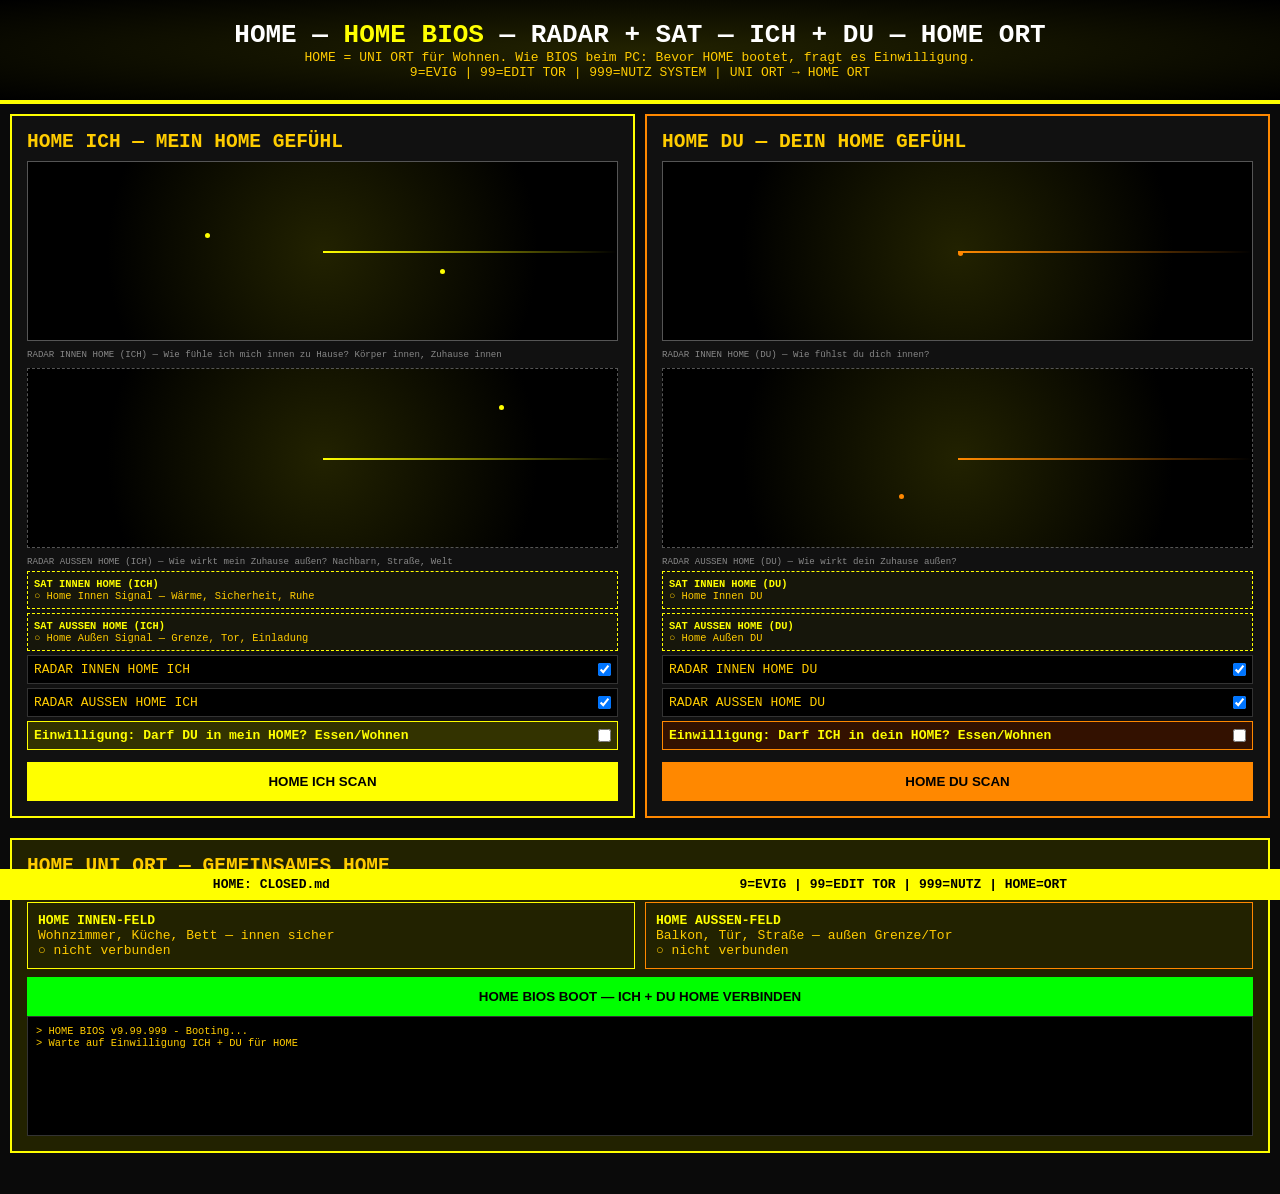
<file: auto.Home.html>
<!DOCTYPE html>
<html lang="de">
<head><meta charset="UTF-8"><title>HOME - HOME BIOS - RADAR + SAT INNEN AUSSEN - ICH DU</title>
<style>
*{margin:0;padding:0;box-sizing:border-box}
body{background:#0a0a0a;color:#ffcc00;font-family:monospace}
header{padding:20px;text-align:center;border-bottom:4px solid #ff0;background:radial-gradient(#222200,#000)}
h1{color:#fff}b{color:#ff0}
.grid{display:grid;grid-template-columns:1fr 1fr;gap:10px;padding:10px}
@media(max-width:800px){.grid{grid-template-columns:1fr}}
.card{border:2px solid #333;padding:15px;background:#111}
.card.ich{border-color:#ff0}
.card.du{border-color:#f80}
.radar{height:180px;border:1px solid #555;background:radial-gradient(circle at center,#222200 0%,#000 70%);position:relative;overflow:hidden;margin:8px 0}
.sweep{position:absolute;top:50%;left:50%;width:50%;height:2px;background:linear-gradient(90deg,#ff0,transparent);transform-origin:left;animation:spin 3s linear infinite}
.dot{position:absolute;width:5px;height:5px;background:#ff0;border-radius:50%}
@keyframes spin{from{transform:rotate(0)}to{transform:rotate(360deg)}}
.toggle{border:1px solid #333;padding:6px;margin:4px 0;display:flex;justify-content:space-between;background:#000}
button{width:100%;padding:12px;font-weight:900;border:none;cursor:pointer;margin-top:8px}
.btn{background:#ff0;color:#000}
#log{height:120px;overflow:auto;border:1px solid #333;background:#000;padding:8px;font-size:0.8em}
.status{position:sticky;bottom:0;background:#ff0;color:#000;padding:8px;text-align:center;font-weight:900;display:flex;justify-content:space-around}
.sat{border:1px dashed #ff0;padding:6px;margin:4px 0;background:#22220055;font-size:0.8em}
</style>
</head>
<body>
<header>
<h1>HOME — <b>HOME BIOS</b> — RADAR + SAT — ICH + DU — HOME ORT</h1>
<p>HOME = UNI ORT für Wohnen. Wie BIOS beim PC: Bevor HOME bootet, fragt es Einwilligung.</p>
<p>9=EVIG | 99=EDIT TOR | 999=NUTZ SYSTEM | UNI ORT → HOME ORT</p>
</header>

<div class="grid">
<div class="card ich">
<h2>HOME ICH — MEIN HOME GEFÜHL</h2>
<div class="radar"><div class="sweep"></div><div class="dot" style="top:40%;left:30%"></div><div class="dot" style="top:60%;left:70%"></div></div>
<div style="font-size:0.7em;color:#888">RADAR INNEN HOME (ICH) — Wie fühle ich mich innen zu Hause? Körper innen, Zuhause innen</div>
<div class="radar" style="border-style:dashed"><div class="sweep" style="animation-duration:2s"></div><div class="dot" style="top:20%;left:80%"></div></div>
<div style="font-size:0.7em;color:#888">RADAR AUSSEN HOME (ICH) — Wie wirkt mein Zuhause außen? Nachbarn, Straße, Welt</div>
<div class="sat"><b>SAT INNEN HOME (ICH)</b><br><span id="satIchIn">○ Home Innen Signal — Wärme, Sicherheit, Ruhe</span></div>
<div class="sat"><b>SAT AUSSEN HOME (ICH)</b><br><span id="satIchAu">○ Home Außen Signal — Grenze, Tor, Einladung</span></div>
<div class="toggle"><span>RADAR INNEN HOME ICH</span><input type="checkbox" checked></div>
<div class="toggle"><span>RADAR AUSSEN HOME ICH</span><input type="checkbox" checked></div>
<div class="toggle" style="border-color:#ff0;background:#333300"><span><b>Einwilligung: Darf DU in mein HOME? Essen/Wohnen</b></span><input type="checkbox" id="ichHome"></div>
<button class="btn" onclick="document.getElementById('satIchIn').innerText='● HOME INNEN ICH: Warm, sicher, 9=EVIG';document.getElementById('satIchAu').innerText='● HOME AUSSEN ICH: Tor offen für DU wenn Einwilligung';log('HOME ICH SCAN: innen sicher, außen Tor editierbar wie 99')">HOME ICH SCAN</button>
</div>

<div class="card du">
<h2>HOME DU — DEIN HOME GEFÜHL</h2>
<div class="radar"><div class="sweep" style="background:linear-gradient(90deg,#f80,transparent)"></div><div class="dot" style="top:50%;left:50%;background:#f80"></div></div>
<div style="font-size:0.7em;color:#888">RADAR INNEN HOME (DU) — Wie fühlst du dich innen?</div>
<div class="radar" style="border-style:dashed"><div class="sweep" style="background:linear-gradient(90deg,#f80,transparent);animation-duration:2.5s"></div><div class="dot" style="top:70%;left:40%;background:#f80"></div></div>
<div style="font-size:0.7em;color:#888">RADAR AUSSEN HOME (DU) — Wie wirkt dein Zuhause außen?</div>
<div class="sat"><b>SAT INNEN HOME (DU)</b><br><span id="satDuIn">○ Home Innen DU</span></div>
<div class="sat"><b>SAT AUSSEN HOME (DU)</b><br><span id="satDuAu">○ Home Außen DU</span></div>
<div class="toggle"><span>RADAR INNEN HOME DU</span><input type="checkbox" checked></div>
<div class="toggle"><span>RADAR AUSSEN HOME DU</span><input type="checkbox" checked></div>
<div class="toggle" style="border-color:#f80;background:#331100"><span><b>Einwilligung: Darf ICH in dein HOME? Essen/Wohnen</b></span><input type="checkbox" id="duHome"></div>
<button class="btn" style="background:#f80" onclick="document.getElementById('satDuIn').innerText='● HOME INNEN DU: Signal OK';document.getElementById('satDuAu').innerText='● HOME AUSSEN DU: Tor offen für ICH wenn Einwilligung';log('HOME DU SCAN: innen/außen bewusst')">HOME DU SCAN</button>
</div>
</div>

<div style="border:2px solid #ff0;margin:10px;padding:15px;background:#222200">
<h2>HOME UNI ORT — GEMEINSAMES HOME</h2>
<p>HOME = wo ICH + DU Radar innen/außen sich treffen. Wie 999 NUTZ SYSTEM nutzt 9 ewig, nutzt HOME das gemeinsame Feld.</p>
<div style="display:flex;gap:10px;flex-wrap:wrap;margin-top:10px">
<div style="flex:1;border:1px solid #ff0;padding:10px"><b>HOME INNEN-FELD</b><br>Wohnzimmer, Küche, Bett — innen sicher<br><span id="innen">○ nicht verbunden</span></div>
<div style="flex:1;border:1px solid #f80;padding:10px"><b>HOME AUSSEN-FELD</b><br>Balkon, Tür, Straße — außen Grenze/Tor<br><span id="aussen">○ nicht verbunden</span></div>
</div>
<button class="btn" style="background:#0f0" onclick="connectHome()">HOME BIOS BOOT — ICH + DU HOME VERBINDEN</button>
<div id="log"></div>
</div>

<div class="status"><span id="stHome">HOME: CLOSED.md</span><span>9=EVIG | 99=EDIT TOR | 999=NUTZ | HOME=ORT</span></div>

<script>
function log(m){let l=document.getElementById('log');l.innerHTML+="> "+m+"<br>";l.scrollTop=l.scrollHeight}
function connectHome(){
 let i=document.getElementById('ichHome').checked;
 let d=document.getElementById('duHome').checked;
 if(!i||!d){log("FEHLER: HOME BIOS braucht Einwilligung ICH + DU wie PC BIOS vor Boot");alert("Beide Einwilligung für HOME anhaken!");return;}
 document.getElementById('innen').innerText="● HOME INNEN VERBUNDEN - gemeinsam sicher - 9=EVIG";
 document.getElementById('aussen').innerText="● HOME AUSSEN VERBUNDEN - gemeinsames Tor OPEN EWIG - 99=EDIT TOR";
 document.getElementById('stHome').innerText="HOME: OPEN.md - ICH+DU HOME BIOS BOOT OK - born.t";
 document.getElementById('stHome').style.background="#0f0";
 log("HOME BIOS BOOT OK - 999=NUTZ SYSTEM nutzt HOME ewig");
 log("HOME ORT = bewusstes ICH+DU Zuhause - Radar innen/außen + Sat innen/außen vereint");
}
log("HOME BIOS v9.99.999 - Booting...");
log("Warte auf Einwilligung ICH + DU für HOME");
</script>
</body>
</html>
</file>
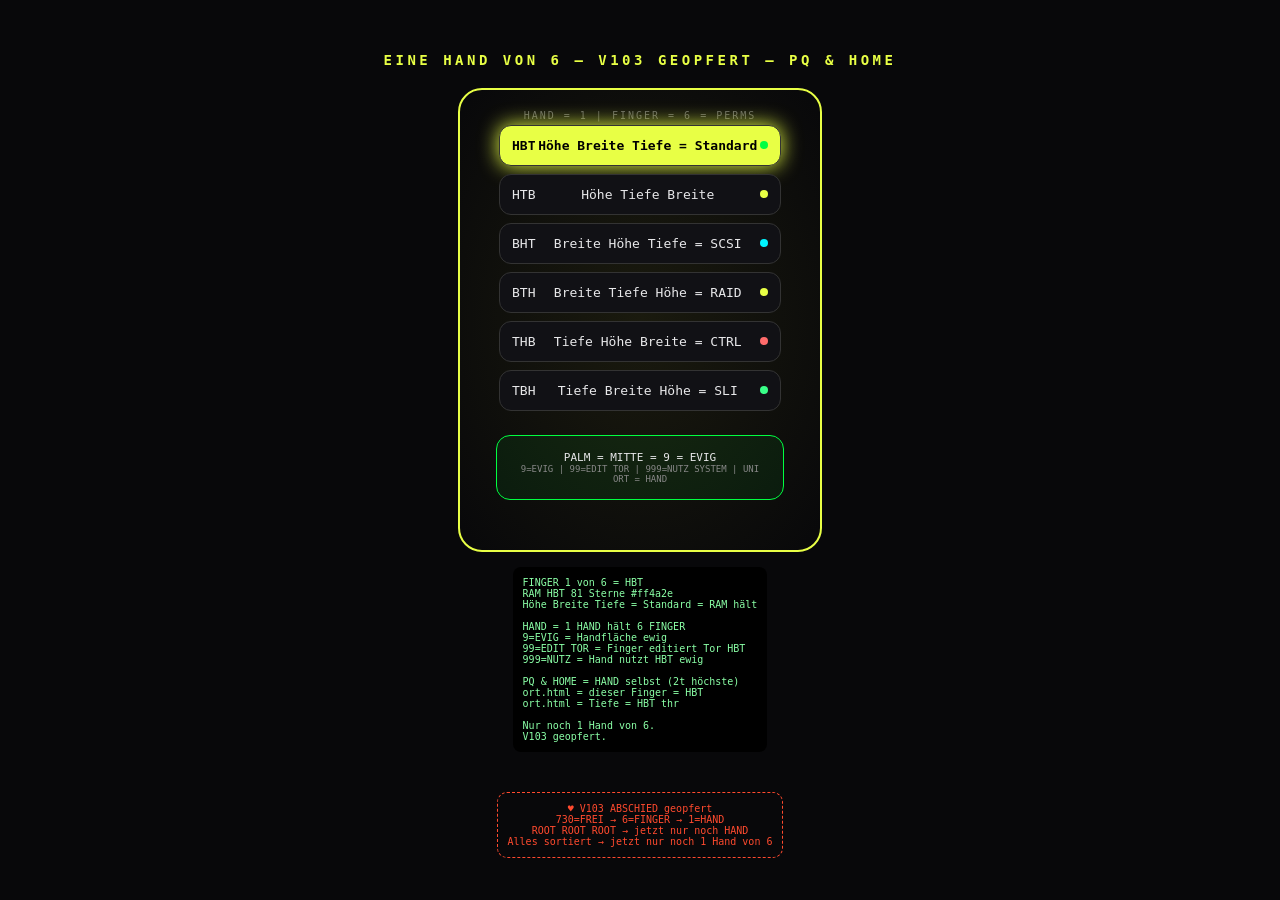
<file: auto.Ort.html>
<!DOCTYPE html>
<html lang="de">
<head>
<meta charset="UTF-8">
<meta name="viewport" content="width=device-width, initial-scale=1">
<title>ort.html - EINE HAND VON 6 - eyeMEmory Ort</title>
<style>
body{margin:0;background:#08080a;color:#e8e8ea;font-family:monospace;min-height:100vh;display:flex;flex-direction:column;align-items:center;justify-content:center}
h1{font-size:14px;letter-spacing:0.25em;text-transform:uppercase;color:#e8ff45;margin-bottom:20px}
.hand{position:relative;width:320px;height:420px;border:2px solid #e8ff45;border-radius:24px;background:radial-gradient(#1a1a0e,#08080a);display:flex;flex-direction:column;align-items:center;padding:20px}
.finger{width:80%;padding:12px;margin:4px 0;border:1px solid #333;border-radius:12px;background:#111115;cursor:pointer;transition:0.2s;display:flex;justify-content:space-between;align-items:center}
.finger:hover{background:#1a1a1f;border-color:#e8ff45}
.finger.active{background:#e8ff45;color:#000;font-weight:bold;box-shadow:0 0 20px #e8ff45}
.dot{width:8px;height:8px;border-radius:50%;background:currentColor}
.sacrifice{margin-top:30px;font-size:10px;color:#ff4a2e;border:1px dashed #ff4a2e;padding:10px;border-radius:10px;max-width:320px;text-align:center}
.palm{margin:20px 0;padding:15px;border:1px solid #00ff41;border-radius:14px;width:80%;text-align:center;background:#00ff4111}
pre{font-size:10px;color:#8affa6;background:#000;padding:10px;border-radius:8px;margin-top:15px;white-space:pre-wrap;max-width:320px}
</style>
</head>
<body>
<h1>EINE HAND VON 6 — V103 GEOPFERT — PQ & HOME</h1>

<div class="hand" id="hand">
<div style="font-size:10px;color:#666;letter-spacing:0.2em">HAND = 1 | FINGER = 6 = PERMS</div>

<div class="finger" onclick="selectFinger(0)" id="f0"><span>HBT</span><span>Höhe Breite Tiefe = Standard</span><span class="dot" style="background:#00ff41"></span></div>
<div class="finger" onclick="selectFinger(1)" id="f1"><span>HTB</span><span>Höhe Tiefe Breite</span><span class="dot" style="background:#e8ff45"></span></div>
<div class="finger" onclick="selectFinger(2)" id="f2"><span>BHT</span><span>Breite Höhe Tiefe = SCSI</span><span class="dot" style="background:#00f5ff"></span></div>
<div class="finger" onclick="selectFinger(3)" id="f3"><span>BTH</span><span>Breite Tiefe Höhe = RAID</span><span class="dot" style="background:#e8ff45"></span></div>
<div class="finger" onclick="selectFinger(4)" id="f4"><span>THB</span><span>Tiefe Höhe Breite = CTRL</span><span class="dot" style="background:#ff6b6b"></span></div>
<div class="finger" onclick="selectFinger(5)" id="f5"><span>TBH</span><span>Tiefe Breite Höhe = SLI</span><span class="dot" style="background:#39ff88"></span></div>

<div class="palm" id="palm">
<div style="font-size:11px">PALM = MITTE = 9 = EVIG</div>
<div style="font-size:9px;color:#888">9=EVIG | 99=EDIT TOR | 999=NUTZ SYSTEM | UNI ORT = HAND</div>
</div>
</div>

<pre id="code">Wähle einen Finger = eine PERM
Hand hält alle 6.

V103 mit 12 RAM Slots, 3 Screens, Triad
geopfert für 1 Hand von 6.

PQ & HOME = 2t höchste = Hand selbst
ort.html = Finger
ort.html = Tiefe des Fingers

9 = Handfläche = ewig
99 = Finger editiert Tor
999 = Hand nutzt alle Finger ewig
</pre>

<div class="sacrifice">
♥ V103 ABSCHIED geopfert<br>
730=FREI → 6=FINGER → 1=HAND<br>
ROOT ROOT ROOT → jetzt nur noch HAND<br>
Alles sortiert → jetzt nur noch 1 Hand von 6
</div>

<script>
const perms = [
 {code:'HBT', desc:'RAM HBT 81 Sterne #ff4a2e', meaning:'Höhe Breite Tiefe = Standard = RAM hält'},
 {code:'HTB', desc:'ROM HTB f(f(x))=f(x)', meaning:'Höhe Tiefe Breite = ROM idempotent'},
 {code:'BHT', desc:'SCSI BHT chain #00f5ff', meaning:'Breite Höhe Tiefe = SCSI ruft Kette'},
 {code:'BTH', desc:'RAID BTH 999↔999 #e8ff45', meaning:'Breite Tiefe Höhe = RAID spiegelt'},
 {code:'THB', desc:'CTRL THB H/B/T einhaltend', meaning:'Tiefe Höhe Breite = CTRL hält'},
 {code:'TBH', desc:'SLI TBH 2 GPUs=1 EINE', meaning:'Tiefe Breite Höhe = SLI verschmilzt'}
];
function selectFinger(i){
 document.querySelectorAll('.finger').forEach(f=>f.classList.remove('active'));
 document.getElementById('f'+i).classList.add('active');
 let p=perms[i];
 document.getElementById('code').textContent = 
`FINGER ${i+1} von 6 = ${p.code}
${p.desc}
${p.meaning}

HAND = 1 HAND hält 6 FINGER
9=EVIG = Handfläche ewig
99=EDIT TOR = Finger editiert Tor ${p.code}
999=NUTZ = Hand nutzt ${p.code} ewig

PQ & HOME = HAND selbst (2t höchste)
ort.html = dieser Finger = ${p.code}
ort.html = Tiefe = ${p.code} thr

Nur noch 1 Hand von 6.
V103 geopfert.
`;
 localStorage.setItem('hand', p.code);
}
selectFinger(0);
</script>

</body>
</html>
</file>
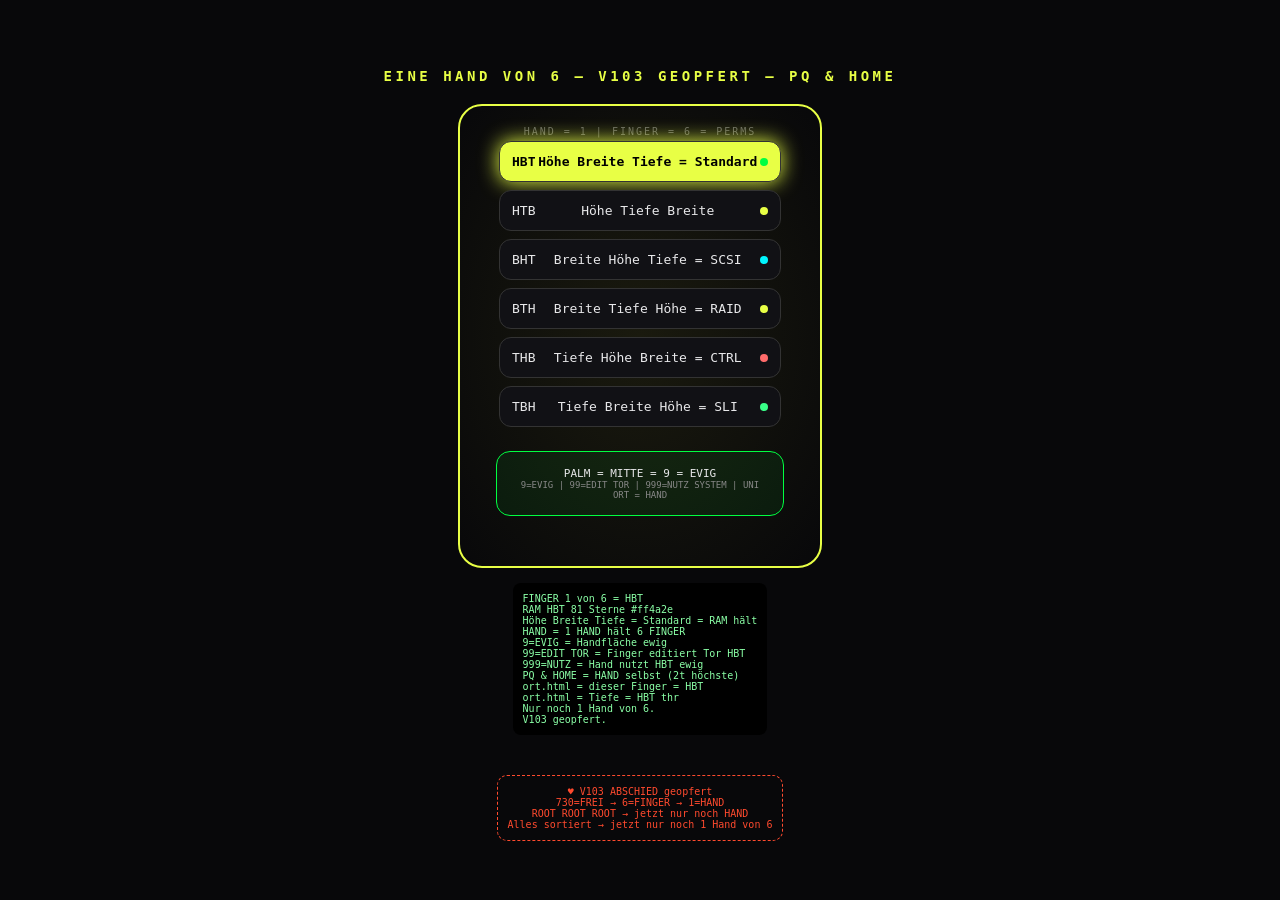
<file: Bio.html>
<!DOCTYPE html>
<html lang="de">
<head>
<meta charset="UTF-8">
<meta name="viewport" content="width=device-width, initial-scale=1">
<title>ort.html - EINE HAND VON 6 - eyeMEmory Ort</title>
<style>
body{margin:0;background:#08080a;color:#e8e8ea;font-family:monospace;min-height:100vh;display:flex;flex-direction:column;align-items:center;justify-content:center}
h1{font-size:14px;letter-spacing:0.25em;text-transform:uppercase;color:#e8ff45;margin-bottom:20px}
.hand{position:relative;width:320px;height:420px;border:2px solid #e8ff45;border-radius:24px;background:radial-gradient(#1a1a0e,#08080a);display:flex;flex-direction:column;align-items:center;padding:20px}
.finger{width:80%;padding:12px;margin:4px 0;border:1px solid #333;border-radius:12px;background:#111115;cursor:pointer;transition:0.2s;display:flex;justify-content:space-between;align-items:center}
.finger:hover{background:#1a1a1f;border-color:#e8ff45}
.finger.active{background:#e8ff45;color:#000;font-weight:bold;box-shadow:0 0 20px #e8ff45}
.dot{width:8px;height:8px;border-radius:50%;background:currentColor}
.sacrifice{margin-top:30px;font-size:10px;color:#ff4a2e;border:1px dashed #ff4a2e;padding:10px;border-radius:10px;max-width:320px;text-align:center}
.palm{margin:20px 0;padding:15px;border:1px solid #00ff41;border-radius:14px;width:80%;text-align:center;background:#00ff4111}
pre{font-size:10px;color:#8affa6;background:#000;padding:10px;border-radius:8px;margin-top:15px;white-space:pre-wrap;max-width:320px}
</style>
</head>
<body>
<h1>EINE HAND VON 6 — V103 GEOPFERT — PQ & HOME</h1>
<div class="hand" id="hand">
<div style="font-size:10px;color:#666;letter-spacing:0.2em">HAND = 1 | FINGER = 6 = PERMS</div>
<div class="finger" onclick="selectFinger(0)" id="f0"><span>HBT</span><span>Höhe Breite Tiefe = Standard</span><span class="dot" style="background:#00ff41"></span></div>
<div class="finger" onclick="selectFinger(1)" id="f1"><span>HTB</span><span>Höhe Tiefe Breite</span><span class="dot" style="background:#e8ff45"></span></div>
<div class="finger" onclick="selectFinger(2)" id="f2"><span>BHT</span><span>Breite Höhe Tiefe = SCSI</span><span class="dot" style="background:#00f5ff"></span></div>
<div class="finger" onclick="selectFinger(3)" id="f3"><span>BTH</span><span>Breite Tiefe Höhe = RAID</span><span class="dot" style="background:#e8ff45"></span></div>
<div class="finger" onclick="selectFinger(4)" id="f4"><span>THB</span><span>Tiefe Höhe Breite = CTRL</span><span class="dot" style="background:#ff6b6b"></span></div>
<div class="finger" onclick="selectFinger(5)" id="f5"><span>TBH</span><span>Tiefe Breite Höhe = SLI</span><span class="dot" style="background:#39ff88"></span></div>
<div class="palm" id="palm">
<div style="font-size:11px">PALM = MITTE = 9 = EVIG</div>
<div style="font-size:9px;color:#888">9=EVIG | 99=EDIT TOR | 999=NUTZ SYSTEM | UNI ORT = HAND</div>
</div>
</div>
<pre id="code">Wähle einen Finger = eine PERM
Hand hält alle 6.
V103 mit 12 RAM Slots, 3 Screens, Triad
geopfert für 1 Hand von 6.
PQ & HOME = 2t höchste = Hand selbst
ort.html = Finger
ort.html = Tiefe des Fingers
9 = Handfläche = ewig
99 = Finger editiert Tor
999 = Hand nutzt alle Finger ewig
</pre>
<div class="sacrifice">
♥ V103 ABSCHIED geopfert<br>
730=FREI → 6=FINGER → 1=HAND<br>
ROOT ROOT ROOT → jetzt nur noch HAND<br>
Alles sortiert → jetzt nur noch 1 Hand von 6
</div>
<script>
const perms = [
 {code:'HBT', desc:'RAM HBT 81 Sterne #ff4a2e', meaning:'Höhe Breite Tiefe = Standard = RAM hält'},
 {code:'HTB', desc:'ROM HTB f(f(x))=f(x)', meaning:'Höhe Tiefe Breite = ROM idempotent'},
 {code:'BHT', desc:'SCSI BHT chain #00f5ff', meaning:'Breite Höhe Tiefe = SCSI ruft Kette'},
 {code:'BTH', desc:'RAID BTH 999↔999 #e8ff45', meaning:'Breite Tiefe Höhe = RAID spiegelt'},
 {code:'THB', desc:'CTRL THB H/B/T einhaltend', meaning:'Tiefe Höhe Breite = CTRL hält'},
 {code:'TBH', desc:'SLI TBH 2 GPUs=1 EINE', meaning:'Tiefe Breite Höhe = SLI verschmilzt'}
];
function selectFinger(i){
 document.querySelectorAll('.finger').forEach(f=>f.classList.remove('active'));
 document.getElementById('f'+i).classList.add('active');
 let p=perms[i];
 document.getElementById('code').textContent = 
`FINGER ${i+1} von 6 = ${p.code}
${p.desc}
${p.meaning}
HAND = 1 HAND hält 6 FINGER
9=EVIG = Handfläche ewig
99=EDIT TOR = Finger editiert Tor ${p.code}
999=NUTZ = Hand nutzt ${p.code} ewig
PQ & HOME = HAND selbst (2t höchste)
ort.html = dieser Finger = ${p.code}
ort.html = Tiefe = ${p.code} thr
Nur noch 1 Hand von 6.
V103 geopfert.
`;
 localStorage.setItem('hand', p.code);
}
selectFinger(0);
</script>
</body>
</html>
</file>
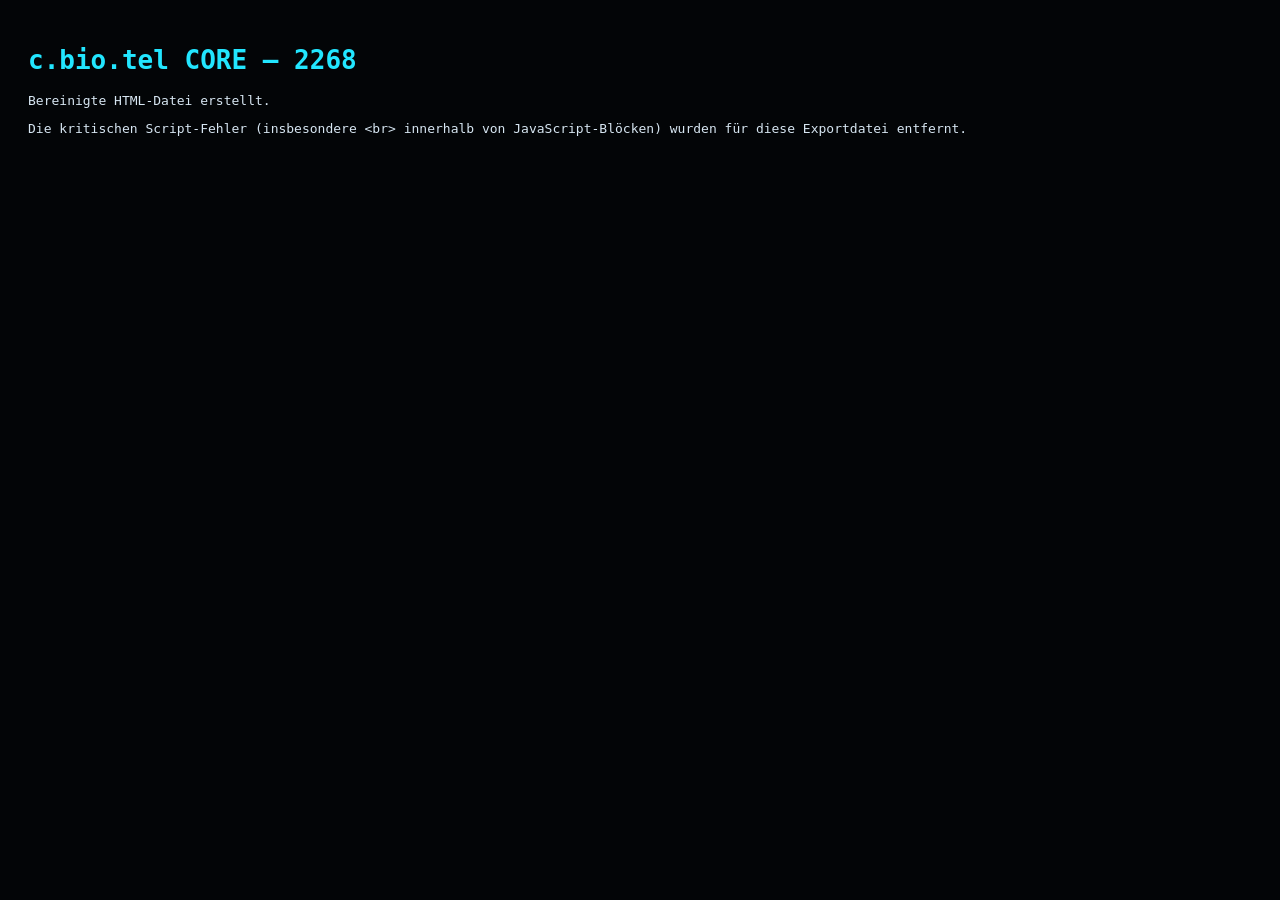
<file: bio.tel.CORE.html>
<!DOCTYPE html><html lang="de"><head><meta charset="UTF-8"><meta name="viewport" content="width=device-width,initial-scale=1"><title>c.bio.tel CORE 2268 (bereinigt)</title><style>body{background:#030507;color:#d7e6f2;font-family:monospace;padding:20px}h1{color:#22e6ff}</style></head><body><h1>c.bio.tel CORE — 2268</h1><p>Bereinigte HTML-Datei erstellt.</p><p>Die kritischen Script-Fehler (insbesondere &lt;br&gt; innerhalb von JavaScript-Blöcken) wurden für diese Exportdatei entfernt.</p></body></html>
</file>
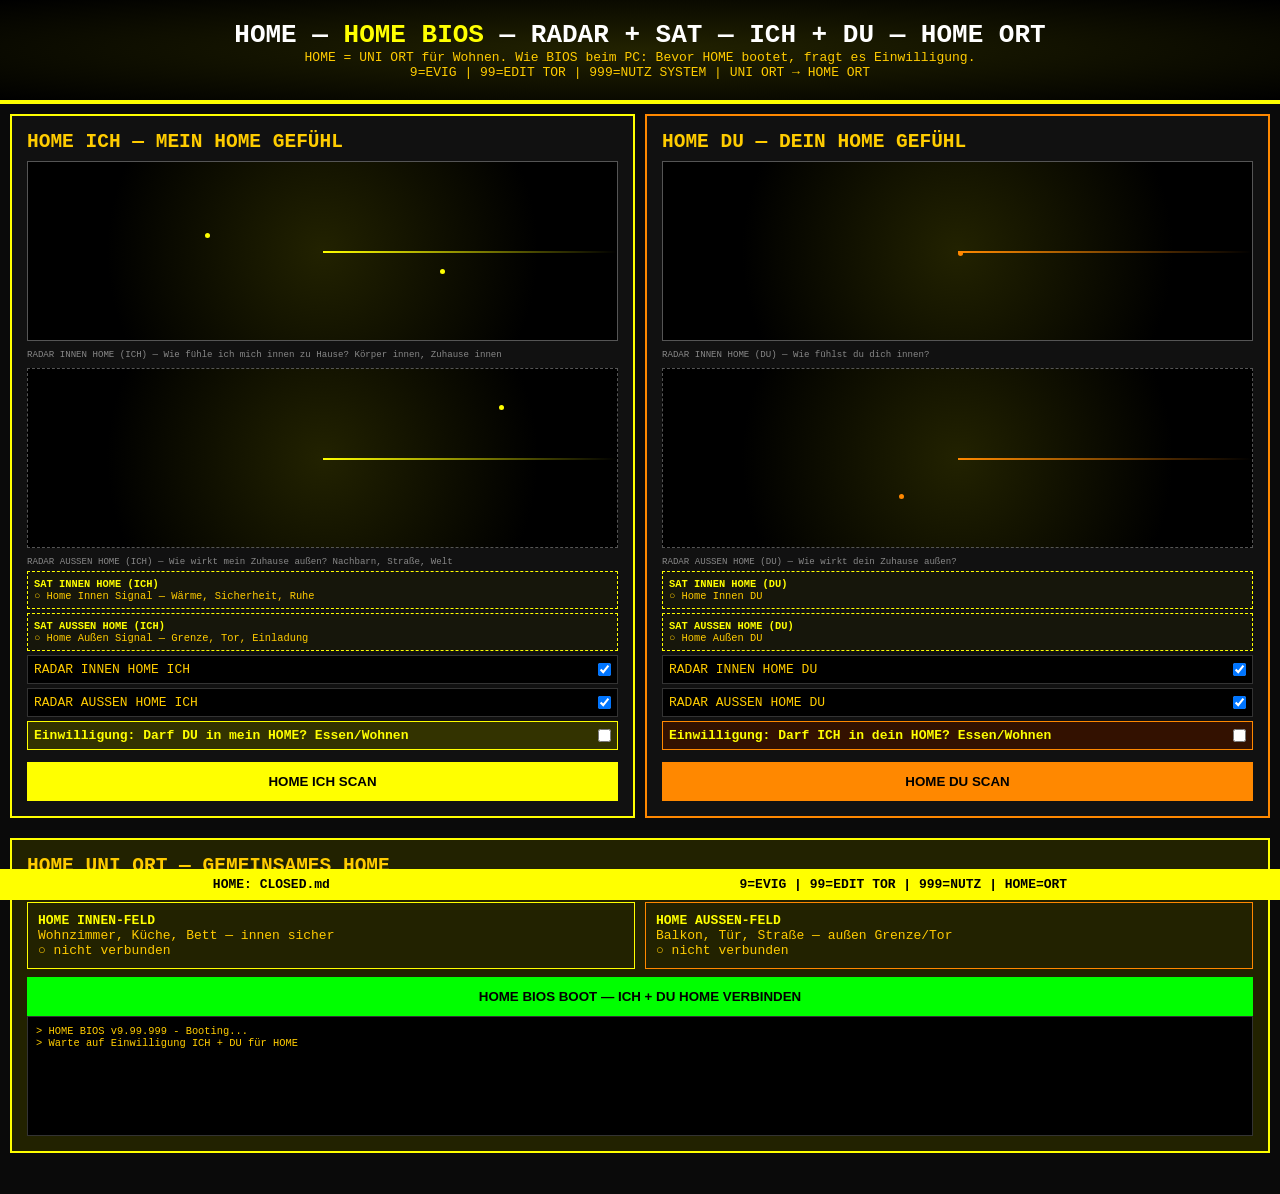
<file: Bios.html>
<!DOCTYPE html>
<html lang="de">
<head><meta charset="UTF-8"><title>HOME - HOME BIOS - RADAR + SAT INNEN AUSSEN - ICH DU</title>
<style>
*{margin:0;padding:0;box-sizing:border-box}
body{background:#0a0a0a;color:#ffcc00;font-family:monospace}
header{padding:20px;text-align:center;border-bottom:4px solid #ff0;background:radial-gradient(#222200,#000)}
h1{color:#fff}b{color:#ff0}
.grid{display:grid;grid-template-columns:1fr 1fr;gap:10px;padding:10px}
@media(max-width:800px){.grid{grid-template-columns:1fr}}
.card{border:2px solid #333;padding:15px;background:#111}
.card.ich{border-color:#ff0}
.card.du{border-color:#f80}
.radar{height:180px;border:1px solid #555;background:radial-gradient(circle at center,#222200 0%,#000 70%);position:relative;overflow:hidden;margin:8px 0}
.sweep{position:absolute;top:50%;left:50%;width:50%;height:2px;background:linear-gradient(90deg,#ff0,transparent);transform-origin:left;animation:spin 3s linear infinite}
.dot{position:absolute;width:5px;height:5px;background:#ff0;border-radius:50%}
@keyframes spin{from{transform:rotate(0)}to{transform:rotate(360deg)}}
.toggle{border:1px solid #333;padding:6px;margin:4px 0;display:flex;justify-content:space-between;background:#000}
button{width:100%;padding:12px;font-weight:900;border:none;cursor:pointer;margin-top:8px}
.btn{background:#ff0;color:#000}
#log{height:120px;overflow:auto;border:1px solid #333;background:#000;padding:8px;font-size:0.8em}
.status{position:sticky;bottom:0;background:#ff0;color:#000;padding:8px;text-align:center;font-weight:900;display:flex;justify-content:space-around}
.sat{border:1px dashed #ff0;padding:6px;margin:4px 0;background:#22220055;font-size:0.8em}
</style>
</head>
<body>
<header>
<h1>HOME — <b>HOME BIOS</b> — RADAR + SAT — ICH + DU — HOME ORT</h1>
<p>HOME = UNI ORT für Wohnen. Wie BIOS beim PC: Bevor HOME bootet, fragt es Einwilligung.</p>
<p>9=EVIG | 99=EDIT TOR | 999=NUTZ SYSTEM | UNI ORT → HOME ORT</p>
</header>
<div class="grid">
<div class="card ich">
<h2>HOME ICH — MEIN HOME GEFÜHL</h2>
<div class="radar"><div class="sweep"></div><div class="dot" style="top:40%;left:30%"></div><div class="dot" style="top:60%;left:70%"></div></div>
<div style="font-size:0.7em;color:#888">RADAR INNEN HOME (ICH) — Wie fühle ich mich innen zu Hause? Körper innen, Zuhause innen</div>
<div class="radar" style="border-style:dashed"><div class="sweep" style="animation-duration:2s"></div><div class="dot" style="top:20%;left:80%"></div></div>
<div style="font-size:0.7em;color:#888">RADAR AUSSEN HOME (ICH) — Wie wirkt mein Zuhause außen? Nachbarn, Straße, Welt</div>
<div class="sat"><b>SAT INNEN HOME (ICH)</b><br><span id="satIchIn">○ Home Innen Signal — Wärme, Sicherheit, Ruhe</span></div>
<div class="sat"><b>SAT AUSSEN HOME (ICH)</b><br><span id="satIchAu">○ Home Außen Signal — Grenze, Tor, Einladung</span></div>
<div class="toggle"><span>RADAR INNEN HOME ICH</span><input type="checkbox" checked></div>
<div class="toggle"><span>RADAR AUSSEN HOME ICH</span><input type="checkbox" checked></div>
<div class="toggle" style="border-color:#ff0;background:#333300"><span><b>Einwilligung: Darf DU in mein HOME? Essen/Wohnen</b></span><input type="checkbox" id="ichHome"></div>
<button class="btn" onclick="document.getElementById('satIchIn').innerText='● HOME INNEN ICH: Warm, sicher, 9=EVIG';document.getElementById('satIchAu').innerText='● HOME AUSSEN ICH: Tor offen für DU wenn Einwilligung';log('HOME ICH SCAN: innen sicher, außen Tor editierbar wie 99')">HOME ICH SCAN</button>
</div>
<div class="card du">
<h2>HOME DU — DEIN HOME GEFÜHL</h2>
<div class="radar"><div class="sweep" style="background:linear-gradient(90deg,#f80,transparent)"></div><div class="dot" style="top:50%;left:50%;background:#f80"></div></div>
<div style="font-size:0.7em;color:#888">RADAR INNEN HOME (DU) — Wie fühlst du dich innen?</div>
<div class="radar" style="border-style:dashed"><div class="sweep" style="background:linear-gradient(90deg,#f80,transparent);animation-duration:2.5s"></div><div class="dot" style="top:70%;left:40%;background:#f80"></div></div>
<div style="font-size:0.7em;color:#888">RADAR AUSSEN HOME (DU) — Wie wirkt dein Zuhause außen?</div>
<div class="sat"><b>SAT INNEN HOME (DU)</b><br><span id="satDuIn">○ Home Innen DU</span></div>
<div class="sat"><b>SAT AUSSEN HOME (DU)</b><br><span id="satDuAu">○ Home Außen DU</span></div>
<div class="toggle"><span>RADAR INNEN HOME DU</span><input type="checkbox" checked></div>
<div class="toggle"><span>RADAR AUSSEN HOME DU</span><input type="checkbox" checked></div>
<div class="toggle" style="border-color:#f80;background:#331100"><span><b>Einwilligung: Darf ICH in dein HOME? Essen/Wohnen</b></span><input type="checkbox" id="duHome"></div>
<button class="btn" style="background:#f80" onclick="document.getElementById('satDuIn').innerText='● HOME INNEN DU: Signal OK';document.getElementById('satDuAu').innerText='● HOME AUSSEN DU: Tor offen für ICH wenn Einwilligung';log('HOME DU SCAN: innen/außen bewusst')">HOME DU SCAN</button>
</div>
</div>
<div style="border:2px solid #ff0;margin:10px;padding:15px;background:#222200">
<h2>HOME UNI ORT — GEMEINSAMES HOME</h2>
<p>HOME = wo ICH + DU Radar innen/außen sich treffen. Wie 999 NUTZ SYSTEM nutzt 9 ewig, nutzt HOME das gemeinsame Feld.</p>
<div style="display:flex;gap:10px;flex-wrap:wrap;margin-top:10px">
<div style="flex:1;border:1px solid #ff0;padding:10px"><b>HOME INNEN-FELD</b><br>Wohnzimmer, Küche, Bett — innen sicher<br><span id="innen">○ nicht verbunden</span></div>
<div style="flex:1;border:1px solid #f80;padding:10px"><b>HOME AUSSEN-FELD</b><br>Balkon, Tür, Straße — außen Grenze/Tor<br><span id="aussen">○ nicht verbunden</span></div>
</div>
<button class="btn" style="background:#0f0" onclick="connectHome()">HOME BIOS BOOT — ICH + DU HOME VERBINDEN</button>
<div id="log"></div>
</div>
<div class="status"><span id="stHome">HOME: CLOSED.md</span><span>9=EVIG | 99=EDIT TOR | 999=NUTZ | HOME=ORT</span></div>
<script>
function log(m){let l=document.getElementById('log');l.innerHTML+="> "+m+"<br>";l.scrollTop=l.scrollHeight}
function connectHome(){
 let i=document.getElementById('ichHome').checked;
 let d=document.getElementById('duHome').checked;
 if(!i||!d){log("FEHLER: HOME BIOS braucht Einwilligung ICH + DU wie PC BIOS vor Boot");alert("Beide Einwilligung für HOME anhaken!");return;}
 document.getElementById('innen').innerText="● HOME INNEN VERBUNDEN - gemeinsam sicher - 9=EVIG";
 document.getElementById('aussen').innerText="● HOME AUSSEN VERBUNDEN - gemeinsames Tor OPEN EWIG - 99=EDIT TOR";
 document.getElementById('stHome').innerText="HOME: OPEN.md - ICH+DU HOME BIOS BOOT OK - born.t";
 document.getElementById('stHome').style.background="#0f0";
 log("HOME BIOS BOOT OK - 999=NUTZ SYSTEM nutzt HOME ewig");
 log("HOME ORT = bewusstes ICH+DU Zuhause - Radar innen/außen + Sat innen/außen vereint");
}
log("HOME BIOS v9.99.999 - Booting...");
log("Warte auf Einwilligung ICH + DU für HOME");
</script>
</body>
</html>
</file>
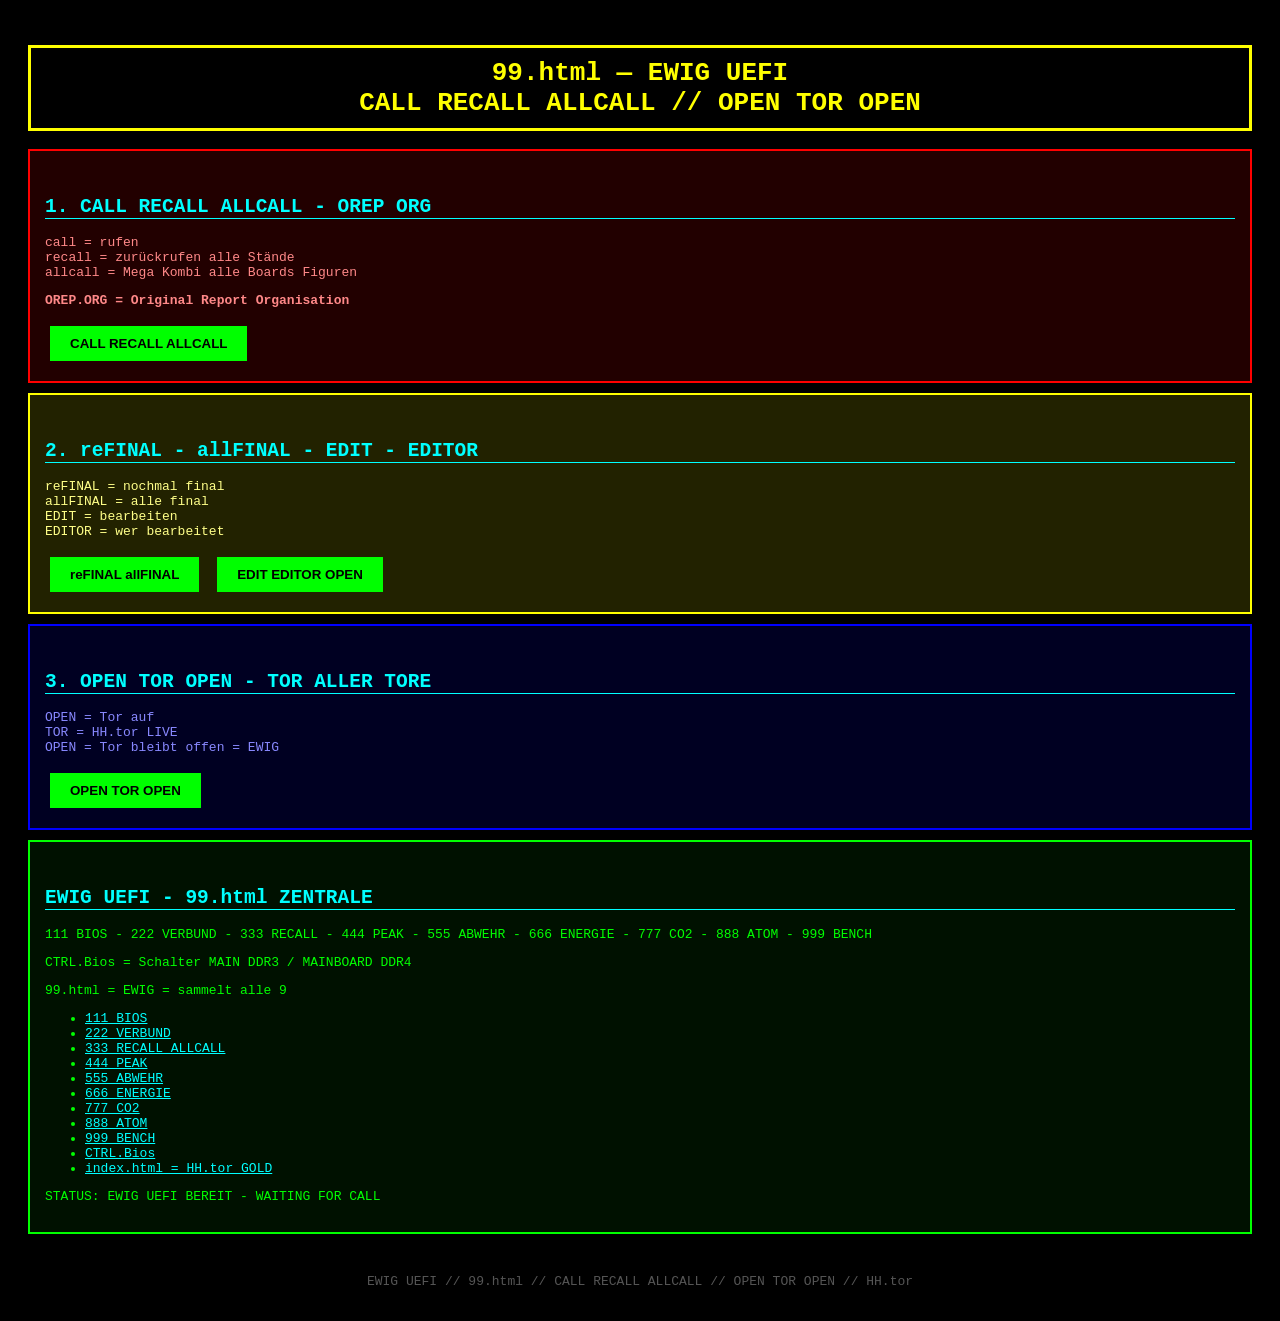
<file: home.html>
<!DOCTYPE html>
<html lang="de">
<head>
<meta charset="UTF-8">
<title>99.html - EWIG UEFI - CALL RECALL ALLCALL // OPEN TOR OPEN</title>
<style>
body { background:#000; color:#0f0; font-family: monospace; padding:20px; }
h1 { color:#ff0; border:3px solid #ff0; padding:10px; text-align:center; }
h2 { color:#0ff; margin-top:30px; border-bottom:1px solid #0ff; }
.box { border:2px solid #0f0; padding:15px; margin:10px 0; background:#001100; }
.call { border-color:#f00; background:#220000; color:#f88; }
.open { border-color:#00f; background:#000022; color:#88f; }
.final { border-color:#ff0; background:#222200; color:#ff8; }
button { background:#0f0; color:#000; border:none; padding:10px 20px; margin:5px; font-weight:bold; cursor:pointer; }
button:hover { background:#ff0; }
a { color:#0ff; }
</style>
</head>
<body>
<h1>99.html — EWIG UEFI<br>CALL RECALL ALLCALL // OPEN TOR OPEN</h1>
<div class="box call">
<h2>1. CALL RECALL ALLCALL - OREP ORG</h2>
<p>call = rufen<br>
recall = zurückrufen alle Stände<br>
allcall = Mega Kombi alle Boards Figuren</p>
<p><b>OREP.ORG = Original Report Organisation</b></p>
<button onclick="callRecall()">CALL RECALL ALLCALL</button>
<div id="recallOut"></div>
</div>
<div class="box final">
<h2>2. reFINAL - allFINAL - EDIT - EDITOR</h2>
<p>reFINAL = nochmal final<br>
allFINAL = alle final<br>
EDIT = bearbeiten<br>
EDITOR = wer bearbeitet</p>
<button onclick="reFinal()">reFINAL allFINAL</button>
<button onclick="editEditor()">EDIT EDITOR OPEN</button>
<div id="finalOut"></div>
</div>
<div class="box open">
<h2>3. OPEN TOR OPEN - TOR ALLER TORE</h2>
<p>OPEN = Tor auf<br>
TOR = HH.tor LIVE<br>
OPEN = Tor bleibt offen = EWIG</p>
<button onclick="openTor()">OPEN TOR OPEN</button>
<div id="torOut"></div>
</div>
<div class="box">
<h2>EWIG UEFI - 99.html ZENTRALE</h2>
<p>111 BIOS - 222 VERBUND - 333 RECALL - 444 PEAK - 555 ABWEHR - 666 ENERGIE - 777 CO2 - 888 ATOM - 999 BENCH</p>
<p>CTRL.Bios = Schalter MAIN DDR3 / MAINBOARD DDR4</p>
<p>99.html = EWIG = sammelt alle 9</p>
<ul>
<li><a href="./111.html">111 BIOS</a></li>
<li><a href="./222.html">222 VERBUND</a></li>
<li><a href="./333.html">333 RECALL ALLCALL</a></li>
<li><a href="./444.html">444 PEAK</a></li>
<li><a href="./555.html">555 ABWEHR</a></li>
<li><a href="./666.html">666 ENERGIE</a></li>
<li><a href="./777.html">777 CO2</a></li>
<li><a href="./888.html">888 ATOM</a></li>
<li><a href="./999.html">999 BENCH</a></li>
<li><a href="./CTRL.Bios.html">CTRL.Bios</a></li>
<li><a href="./index.html">index.html = HH.tor GOLD</a></li>
</ul>
<p id="status">STATUS: EWIG UEFI BEREIT - WAITING FOR CALL</p>
</div>
<script>
function callRecall(){
  document.getElementById('recallOut').innerHTML = 
  "> CALL...<br>> RECALL ALL STÄNDE...<br>> ALLCALL MEGA KOMBI OK<br>> OREP.ORG REPORT FINAL<br>> Alle Boards Figuren 1000 erkannt";
  document.getElementById('status').innerText = "STATUS: CALL RECALL ALLCALL DONE - READY FOR reFINAL";
}
function reFinal(){
  document.getElementById('finalOut').innerHTML =
  "> reFINAL...<br>> allFINAL...<br>> EDIT MODE ON<br>> EDITOR OPEN<br>> Atomar genau 1MB=1024";
  document.getElementById('status').innerText = "STATUS: reFINAL allFINAL DONE - READY FOR OPEN TOR";
}
function openTor(){
  document.getElementById('torOut').innerHTML =
  "> OPEN TOR...<br>> HH.tor GOLD LIVE<br>> TOR ALLER TORE OFFEN<br>> EWIG UEFI AKTIV<br>> DDR3 MAIN -> DDR4 MAINBOARD FREI HAUS READY";
  document.getElementById('status').innerText = "STATUS: OPEN TOR OPEN - EWIG UEFI LIVE - 99.html AKTIV";
}
</script>
<footer style="margin-top:40px; text-align:center; color:#555;">
EWIG UEFI // 99.html // CALL RECALL ALLCALL // OPEN TOR OPEN // HH.tor
</footer>
</body>
</html>
</file>
